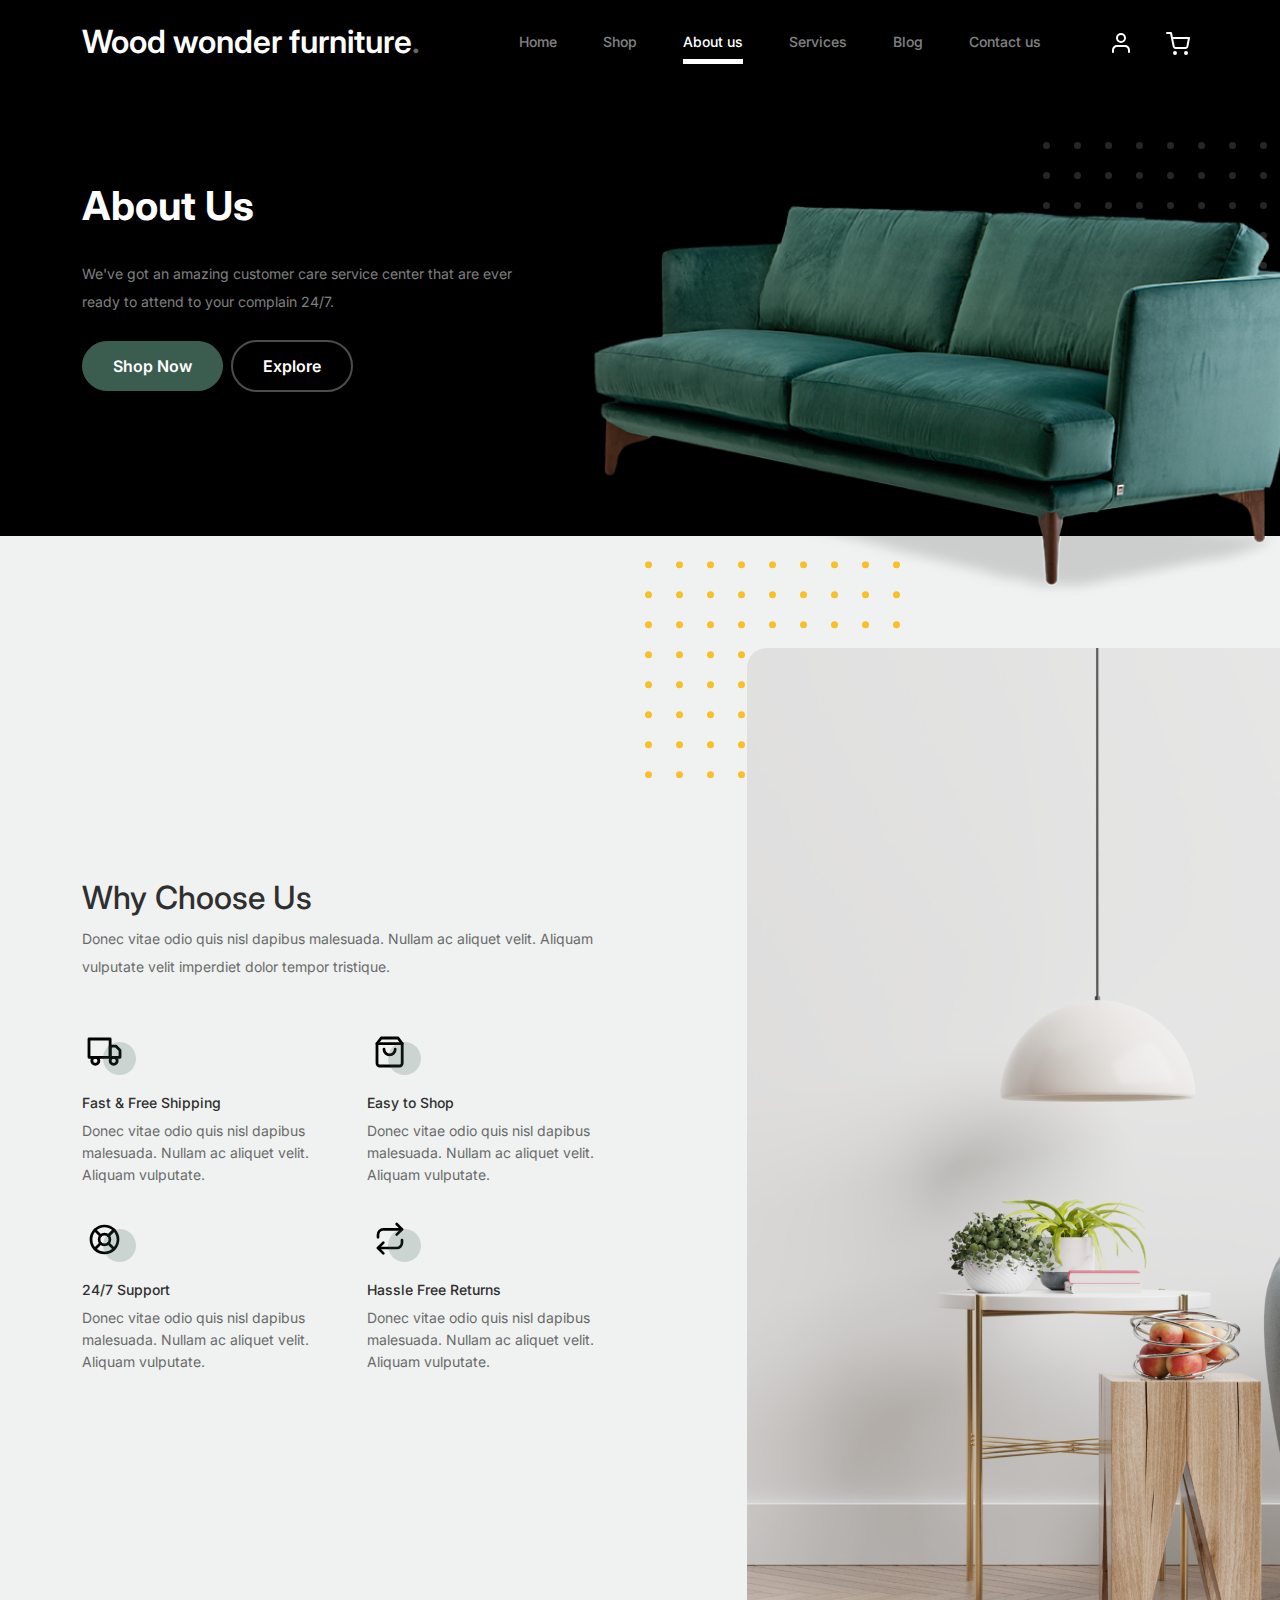
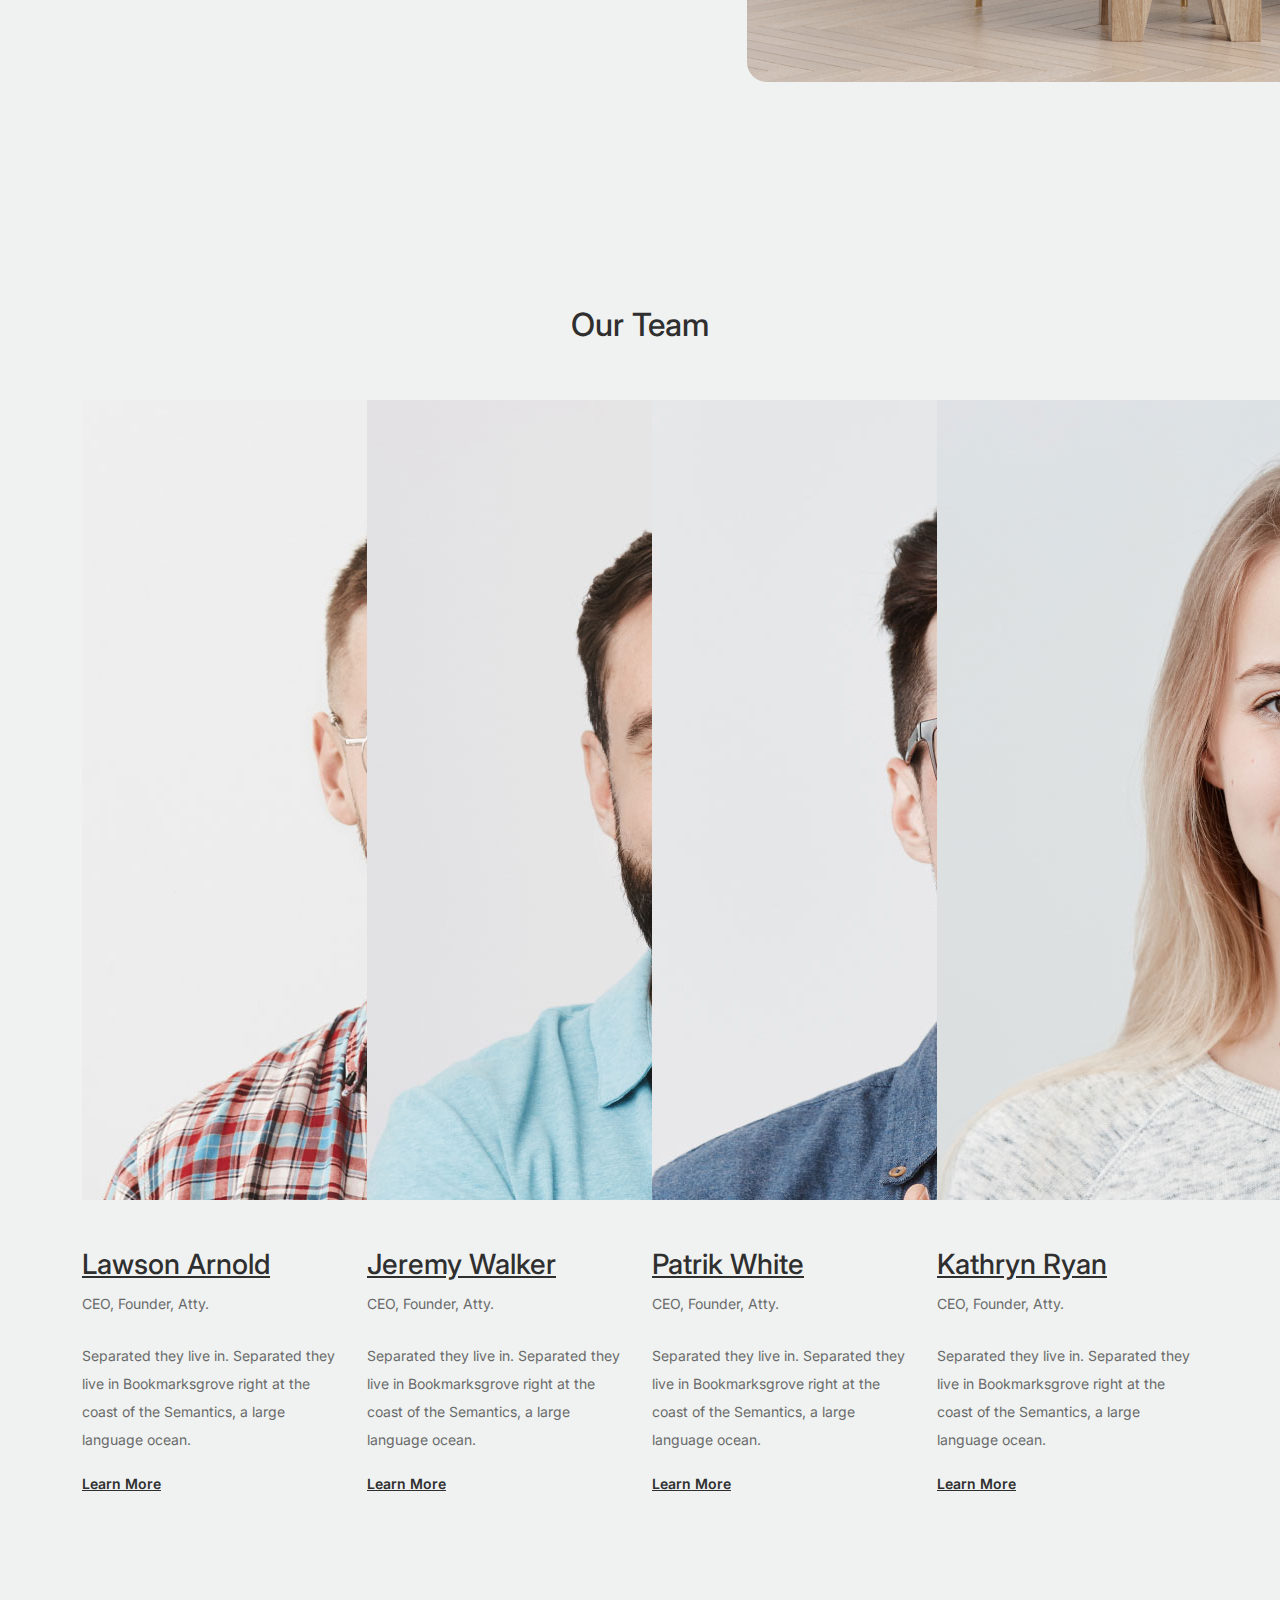
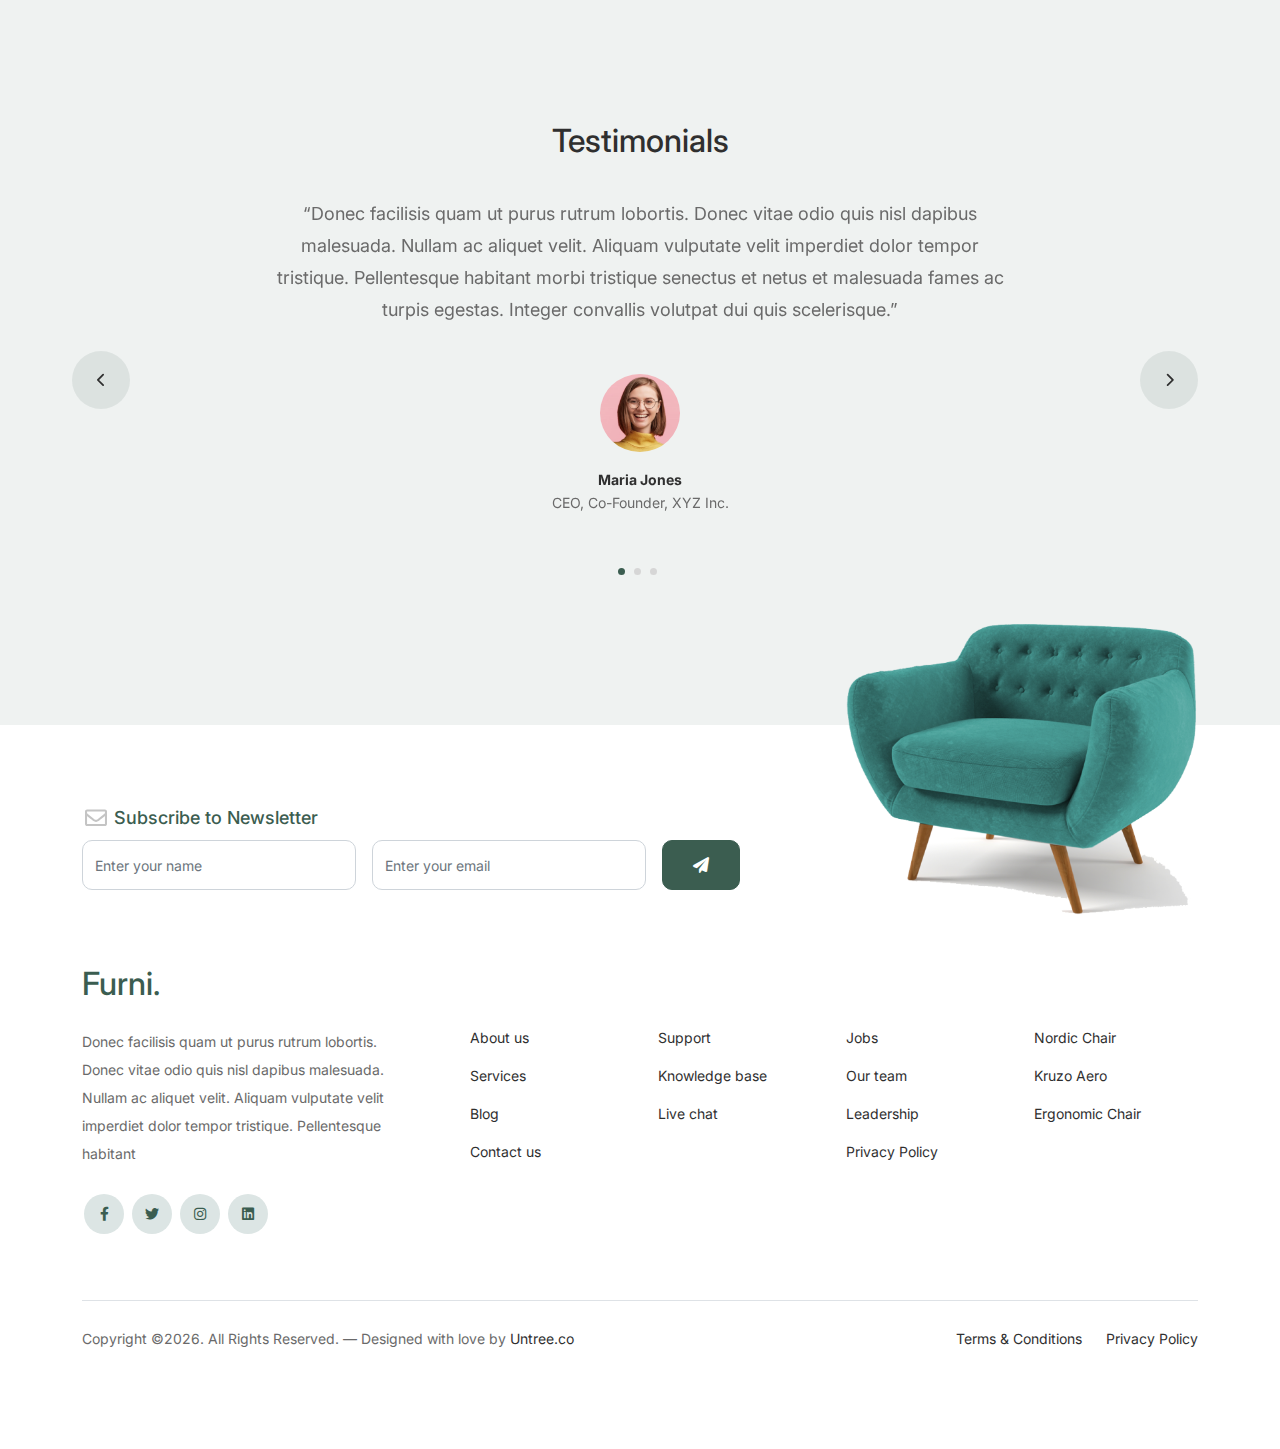
<file: about.html>
<!doctype html>
<html lang="en">
<head>
  <meta charset="utf-8">
  <meta name="viewport" content="width=device-width, initial-scale=1, shrink-to-fit=no">
  <meta name="author" content="Untree.co">
  <link rel="shortcut icon" href="favicon.png">

  <meta name="description" content="" />
  <meta name="keywords" content="bootstrap, bootstrap4" />

		<!-- Bootstrap CSS -->
		<link href="css/bootstrap.min.css" rel="stylesheet">
		<link href="https://cdnjs.cloudflare.com/ajax/libs/font-awesome/6.0.0-beta3/css/all.min.css" rel="stylesheet">
		<link href="css/tiny-slider.css" rel="stylesheet">
		<link href="css/style.css" rel="stylesheet">
		<title>Wood wonders furnitures </title>
	</head>

	<body>

		<!-- Start Header/Navigation -->
		<nav class="custom-navbar navbar navbar navbar-expand-md navbar-dark bg-dark" arial-label="Furni navigation bar">

			<div class="container">
				<a class="navbar-brand" href="index.html">Wood wonder furniture<span>.</span></a>

				<button class="navbar-toggler" type="button" data-bs-toggle="collapse" data-bs-target="#navbarsFurni" aria-controls="navbarsFurni" aria-expanded="false" aria-label="Toggle navigation">
					<span class="navbar-toggler-icon"></span>
				</button>

				<div class="collapse navbar-collapse" id="navbarsFurni">
					<ul class="custom-navbar-nav navbar-nav ms-auto mb-2 mb-md-0">
						<li class="nav-item ">
							<a class="nav-link" href="index.html">Home</a>
						</li>
						<li><a class="nav-link" href="shop.html">Shop</a></li>
						<li class="active"><a class="nav-link" href="about.html">About us</a></li>
						<li><a class="nav-link" href="services.html">Services</a></li>
						<li><a class="nav-link" href="blog.html">Blog</a></li>
						<li><a class="nav-link" href="contact.html">Contact us</a></li>
					</ul>

					<ul class="custom-navbar-cta navbar-nav mb-2 mb-md-0 ms-5">
						<li><a class="nav-link" href="#"><img src="images/user.svg"></a></li>
						<li><a class="nav-link" href="cart.html"><img src="images/cart.svg"></a></li>
					</ul>
				</div>
			</div>
				
		</nav>
		<!-- End Header/Navigation -->

		<!-- Start Hero Section -->
			<div class="hero">
				<div class="container">
					<div class="row justify-content-between">
						<div class="col-lg-5">
							<div class="intro-excerpt">
								<h1>About Us</h1>
								<p class="mb-4">We've got an amazing customer care service center that are ever ready to attend to your complain 24/7.</p>
								<p><a href="" class="btn btn-primary me-2">Shop Now</a><a href="#" class="btn btn-white-outline">Explore</a></p>
							</div>
						</div>
						<div class="col-lg-7">
							<div class="hero-img-wrap">
								<img src="images/couch.png" class="img-fluid">
							</div>
						</div>
					</div>
				</div>
			</div>
		<!-- End Hero Section -->

		

		<!-- Start Why Choose Us Section -->
		<div class="why-choose-section">
			<div class="container">
				<div class="row justify-content-between align-items-center">
					<div class="col-lg-6">
						<h2 class="section-title">Why Choose Us</h2>
						<p>Donec vitae odio quis nisl dapibus malesuada. Nullam ac aliquet velit. Aliquam vulputate velit imperdiet dolor tempor tristique.</p>

						<div class="row my-5">
							<div class="col-6 col-md-6">
								<div class="feature">
									<div class="icon">
										<img src="images/truck.svg" alt="Image" class="imf-fluid">
									</div>
									<h3>Fast &amp; Free Shipping</h3>
									<p>Donec vitae odio quis nisl dapibus malesuada. Nullam ac aliquet velit. Aliquam vulputate.</p>
								</div>
							</div>

							<div class="col-6 col-md-6">
								<div class="feature">
									<div class="icon">
										<img src="images/bag.svg" alt="Image" class="imf-fluid">
									</div>
									<h3>Easy to Shop</h3>
									<p>Donec vitae odio quis nisl dapibus malesuada. Nullam ac aliquet velit. Aliquam vulputate.</p>
								</div>
							</div>

							<div class="col-6 col-md-6">
								<div class="feature">
									<div class="icon">
										<img src="images/support.svg" alt="Image" class="imf-fluid">
									</div>
									<h3>24/7 Support</h3>
									<p>Donec vitae odio quis nisl dapibus malesuada. Nullam ac aliquet velit. Aliquam vulputate.</p>
								</div>
							</div>

							<div class="col-6 col-md-6">
								<div class="feature">
									<div class="icon">
										<img src="images/return.svg" alt="Image" class="imf-fluid">
									</div>
									<h3>Hassle Free Returns</h3>
									<p>Donec vitae odio quis nisl dapibus malesuada. Nullam ac aliquet velit. Aliquam vulputate.</p>
								</div>
							</div>

						</div>
					</div>

					<div class="col-lg-5">
						<div class="img-wrap">
							<img src="images/why-choose-us-img.jpg" alt="Image" class="img-fluid">
						</div>
					</div>

				</div>
			</div>
		</div>
		<!-- End Why Choose Us Section -->

		<!-- Start Team Section -->
		<div class="untree_co-section">
			<div class="container">

				<div class="row mb-5">
					<div class="col-lg-5 mx-auto text-center">
						<h2 class="section-title">Our Team</h2>
					</div>
				</div>

				<div class="row">

					<!-- Start Column 1 -->
					<div class="col-12 col-md-6 col-lg-3 mb-5 mb-md-0">
						<img src="images/person_1.jpg" class="img-fluid mb-5">
						<h3 clas><a href="#"><span class="">Lawson</span> Arnold</a></h3>
            <span class="d-block position mb-4">CEO, Founder, Atty.</span>
            <p>Separated they live in.
            Separated they live in Bookmarksgrove right at the coast of the Semantics, a large language ocean.</p>
            <p class="mb-0"><a href="#" class="more dark">Learn More <span class="icon-arrow_forward"></span></a></p>
					</div> 
					<!-- End Column 1 -->

					<!-- Start Column 2 -->
					<div class="col-12 col-md-6 col-lg-3 mb-5 mb-md-0">
						<img src="images/person_2.jpg" class="img-fluid mb-5">

						<h3 clas><a href="#"><span class="">Jeremy</span> Walker</a></h3>
            <span class="d-block position mb-4">CEO, Founder, Atty.</span>
            <p>Separated they live in.
            Separated they live in Bookmarksgrove right at the coast of the Semantics, a large language ocean.</p>
            <p class="mb-0"><a href="#" class="more dark">Learn More <span class="icon-arrow_forward"></span></a></p>

					</div> 
					<!-- End Column 2 -->

					<!-- Start Column 3 -->
					<div class="col-12 col-md-6 col-lg-3 mb-5 mb-md-0">
						<img src="images/person_3.jpg" class="img-fluid mb-5">
						<h3 clas><a href="#"><span class="">Patrik</span> White</a></h3>
            <span class="d-block position mb-4">CEO, Founder, Atty.</span>
            <p>Separated they live in.
            Separated they live in Bookmarksgrove right at the coast of the Semantics, a large language ocean.</p>
            <p class="mb-0"><a href="#" class="more dark">Learn More <span class="icon-arrow_forward"></span></a></p>
					</div> 
					<!-- End Column 3 -->

					<!-- Start Column 4 -->
					<div class="col-12 col-md-6 col-lg-3 mb-5 mb-md-0">
						<img src="images/person_4.jpg" class="img-fluid mb-5">

						<h3 clas><a href="#"><span class="">Kathryn</span> Ryan</a></h3>
            <span class="d-block position mb-4">CEO, Founder, Atty.</span>
            <p>Separated they live in.
            Separated they live in Bookmarksgrove right at the coast of the Semantics, a large language ocean.</p>
            <p class="mb-0"><a href="#" class="more dark">Learn More <span class="icon-arrow_forward"></span></a></p>

          
					</div> 
					<!-- End Column 4 -->

					

				</div>
			</div>
		</div>
		<!-- End Team Section -->

		

		<!-- Start Testimonial Slider -->
		<div class="testimonial-section before-footer-section">
			<div class="container">
				<div class="row">
					<div class="col-lg-7 mx-auto text-center">
						<h2 class="section-title">Testimonials</h2>
					</div>
				</div>

				<div class="row justify-content-center">
					<div class="col-lg-12">
						<div class="testimonial-slider-wrap text-center">

							<div id="testimonial-nav">
								<span class="prev" data-controls="prev"><span class="fa fa-chevron-left"></span></span>
								<span class="next" data-controls="next"><span class="fa fa-chevron-right"></span></span>
							</div>

							<div class="testimonial-slider">
								
								<div class="item">
									<div class="row justify-content-center">
										<div class="col-lg-8 mx-auto">

											<div class="testimonial-block text-center">
												<blockquote class="mb-5">
													<p>&ldquo;Donec facilisis quam ut purus rutrum lobortis. Donec vitae odio quis nisl dapibus malesuada. Nullam ac aliquet velit. Aliquam vulputate velit imperdiet dolor tempor tristique. Pellentesque habitant morbi tristique senectus et netus et malesuada fames ac turpis egestas. Integer convallis volutpat dui quis scelerisque.&rdquo;</p>
												</blockquote>

												<div class="author-info">
													<div class="author-pic">
														<img src="images/person-1.png" alt="Maria Jones" class="img-fluid">
													</div>
													<h3 class="font-weight-bold">Maria Jones</h3>
													<span class="position d-block mb-3">CEO, Co-Founder, XYZ Inc.</span>
												</div>
											</div>

										</div>
									</div>
								</div> 
								<!-- END item -->

								<div class="item">
									<div class="row justify-content-center">
										<div class="col-lg-8 mx-auto">

											<div class="testimonial-block text-center">
												<blockquote class="mb-5">
													<p>&ldquo;Donec facilisis quam ut purus rutrum lobortis. Donec vitae odio quis nisl dapibus malesuada. Nullam ac aliquet velit. Aliquam vulputate velit imperdiet dolor tempor tristique. Pellentesque habitant morbi tristique senectus et netus et malesuada fames ac turpis egestas. Integer convallis volutpat dui quis scelerisque.&rdquo;</p>
												</blockquote>

												<div class="author-info">
													<div class="author-pic">
														<img src="images/person-1.png" alt="Maria Jones" class="img-fluid">
													</div>
													<h3 class="font-weight-bold">Maria Jones</h3>
													<span class="position d-block mb-3">CEO, Co-Founder, XYZ Inc.</span>
												</div>
											</div>

										</div>
									</div>
								</div> 
								<!-- END item -->

								<div class="item">
									<div class="row justify-content-center">
										<div class="col-lg-8 mx-auto">

											<div class="testimonial-block text-center">
												<blockquote class="mb-5">
													<p>&ldquo;Donec facilisis quam ut purus rutrum lobortis. Donec vitae odio quis nisl dapibus malesuada. Nullam ac aliquet velit. Aliquam vulputate velit imperdiet dolor tempor tristique. Pellentesque habitant morbi tristique senectus et netus et malesuada fames ac turpis egestas. Integer convallis volutpat dui quis scelerisque.&rdquo;</p>
												</blockquote>

												<div class="author-info">
													<div class="author-pic">
														<img src="images/person-1.png" alt="Maria Jones" class="img-fluid">
													</div>
													<h3 class="font-weight-bold">Maria Jones</h3>
													<span class="position d-block mb-3">CEO, Co-Founder, XYZ Inc.</span>
												</div>
											</div>

										</div>
									</div>
								</div> 
								<!-- END item -->

							</div>

						</div>
					</div>
				</div>
			</div>
		</div>
		<!-- End Testimonial Slider -->

		

		<!-- Start Footer Section -->
		<footer class="footer-section">
			<div class="container relative">

				<div class="sofa-img">
					<img src="images/sofa.png" alt="Image" class="img-fluid">
				</div>

				<div class="row">
					<div class="col-lg-8">
						<div class="subscription-form">
							<h3 class="d-flex align-items-center"><span class="me-1"><img src="images/envelope-outline.svg" alt="Image" class="img-fluid"></span><span>Subscribe to Newsletter</span></h3>

							<form action="#" class="row g-3">
								<div class="col-auto">
									<input type="text" class="form-control" placeholder="Enter your name">
								</div>
								<div class="col-auto">
									<input type="email" class="form-control" placeholder="Enter your email">
								</div>
								<div class="col-auto">
									<button class="btn btn-primary">
										<span class="fa fa-paper-plane"></span>
									</button>
								</div>
							</form>

						</div>
					</div>
				</div>

				<div class="row g-5 mb-5">
					<div class="col-lg-4">
						<div class="mb-4 footer-logo-wrap"><a href="#" class="footer-logo">Furni<span>.</span></a></div>
						<p class="mb-4">Donec facilisis quam ut purus rutrum lobortis. Donec vitae odio quis nisl dapibus malesuada. Nullam ac aliquet velit. Aliquam vulputate velit imperdiet dolor tempor tristique. Pellentesque habitant</p>

						<ul class="list-unstyled custom-social">
							<li><a href="#"><span class="fa fa-brands fa-facebook-f"></span></a></li>
							<li><a href="#"><span class="fa fa-brands fa-twitter"></span></a></li>
							<li><a href="#"><span class="fa fa-brands fa-instagram"></span></a></li>
							<li><a href="#"><span class="fa fa-brands fa-linkedin"></span></a></li>
						</ul>
					</div>

					<div class="col-lg-8">
						<div class="row links-wrap">
							<div class="col-6 col-sm-6 col-md-3">
								<ul class="list-unstyled">
									<li><a href="#">About us</a></li>
									<li><a href="#">Services</a></li>
									<li><a href="#">Blog</a></li>
									<li><a href="#">Contact us</a></li>
								</ul>
							</div>

							<div class="col-6 col-sm-6 col-md-3">
								<ul class="list-unstyled">
									<li><a href="#">Support</a></li>
									<li><a href="#">Knowledge base</a></li>
									<li><a href="#">Live chat</a></li>
								</ul>
							</div>

							<div class="col-6 col-sm-6 col-md-3">
								<ul class="list-unstyled">
									<li><a href="#">Jobs</a></li>
									<li><a href="#">Our team</a></li>
									<li><a href="#">Leadership</a></li>
									<li><a href="#">Privacy Policy</a></li>
								</ul>
							</div>

							<div class="col-6 col-sm-6 col-md-3">
								<ul class="list-unstyled">
									<li><a href="#">Nordic Chair</a></li>
									<li><a href="#">Kruzo Aero</a></li>
									<li><a href="#">Ergonomic Chair</a></li>
								</ul>
							</div>
						</div>
					</div>

				</div>

				<div class="border-top copyright">
					<div class="row pt-4">
						<div class="col-lg-6">
							<p class="mb-2 text-center text-lg-start">Copyright &copy;<script>document.write(new Date().getFullYear());</script>. All Rights Reserved. &mdash; Designed with love by <a href="https://untree.co">Untree.co</a> <!-- License information: https://untree.co/license/ -->
            </p>
						</div>

						<div class="col-lg-6 text-center text-lg-end">
							<ul class="list-unstyled d-inline-flex ms-auto">
								<li class="me-4"><a href="#">Terms &amp; Conditions</a></li>
								<li><a href="#">Privacy Policy</a></li>
							</ul>
						</div>

					</div>
				</div>

			</div>
		</footer>
		<!-- End Footer Section -->	


		<script src="js/bootstrap.bundle.min.js"></script>
		<script src="js/tiny-slider.js"></script>
		<script src="js/custom.js"></script>
	</body>

</html>
</file>
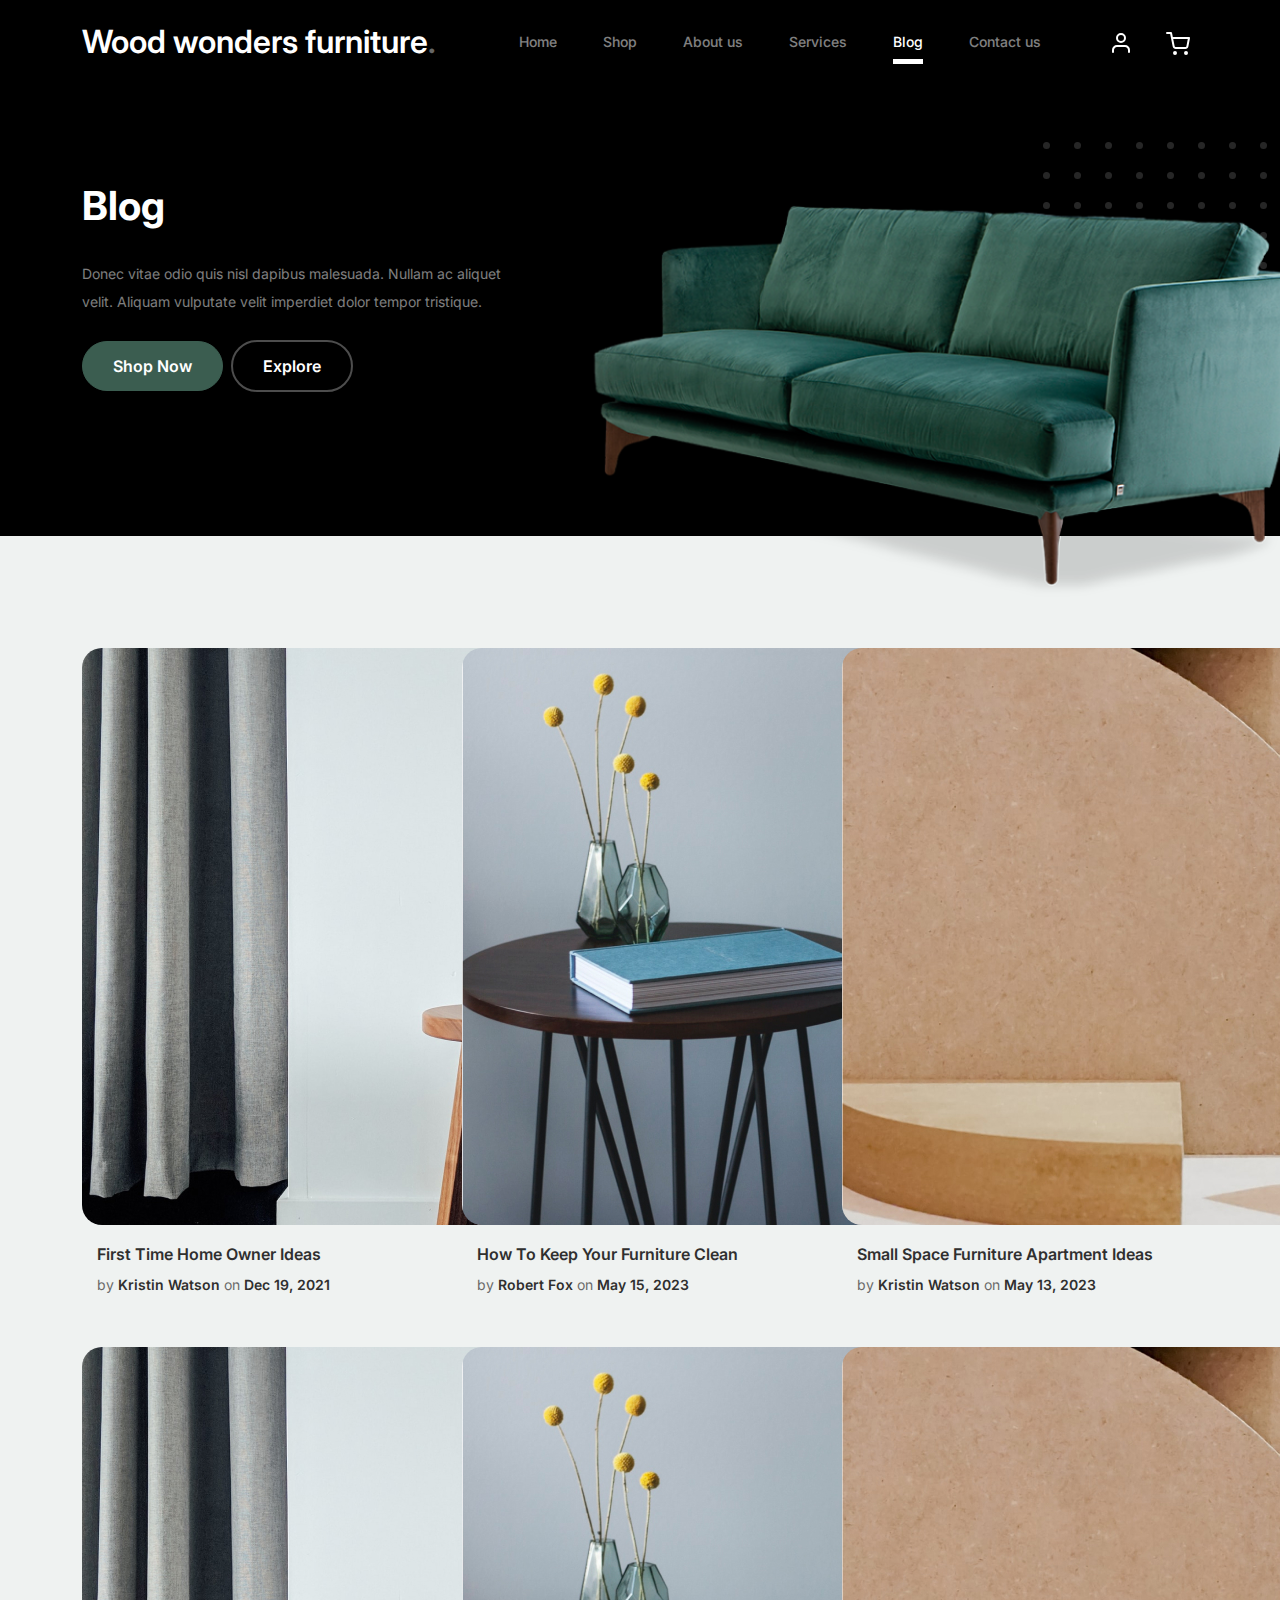
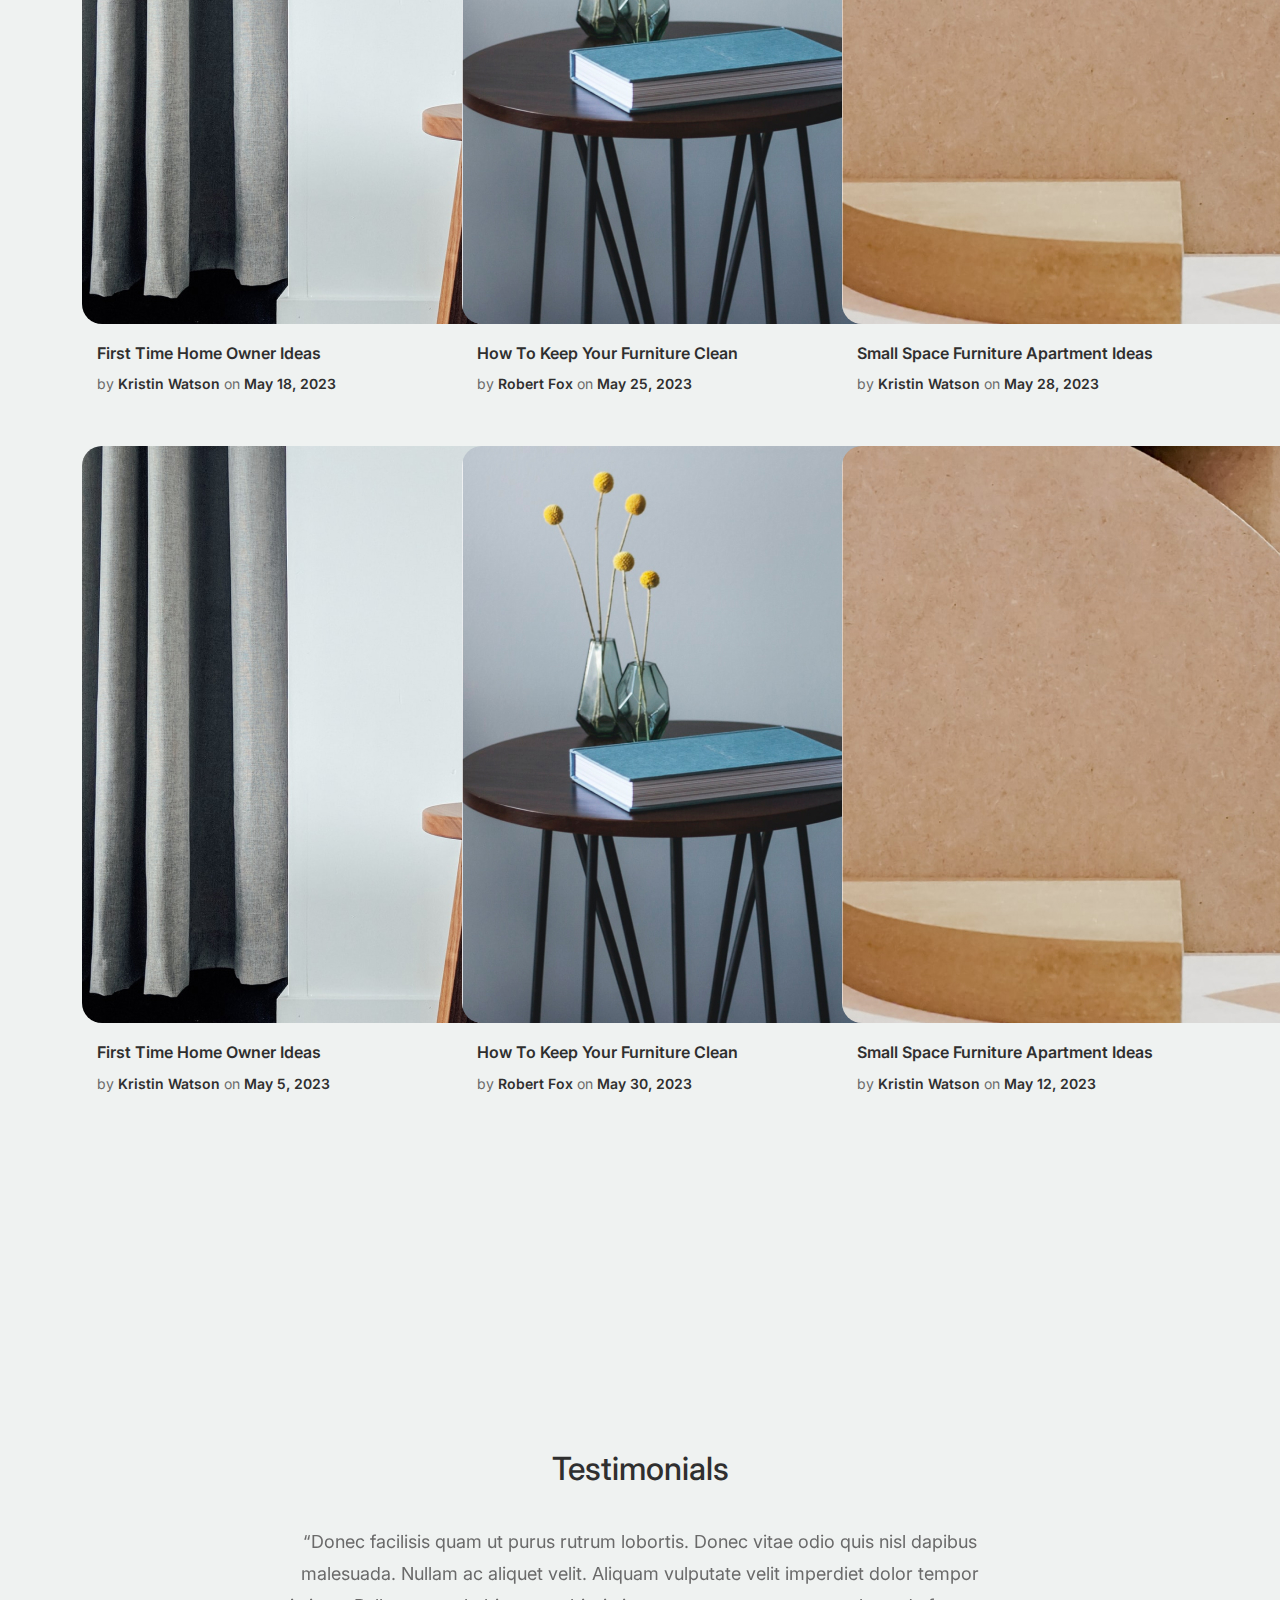
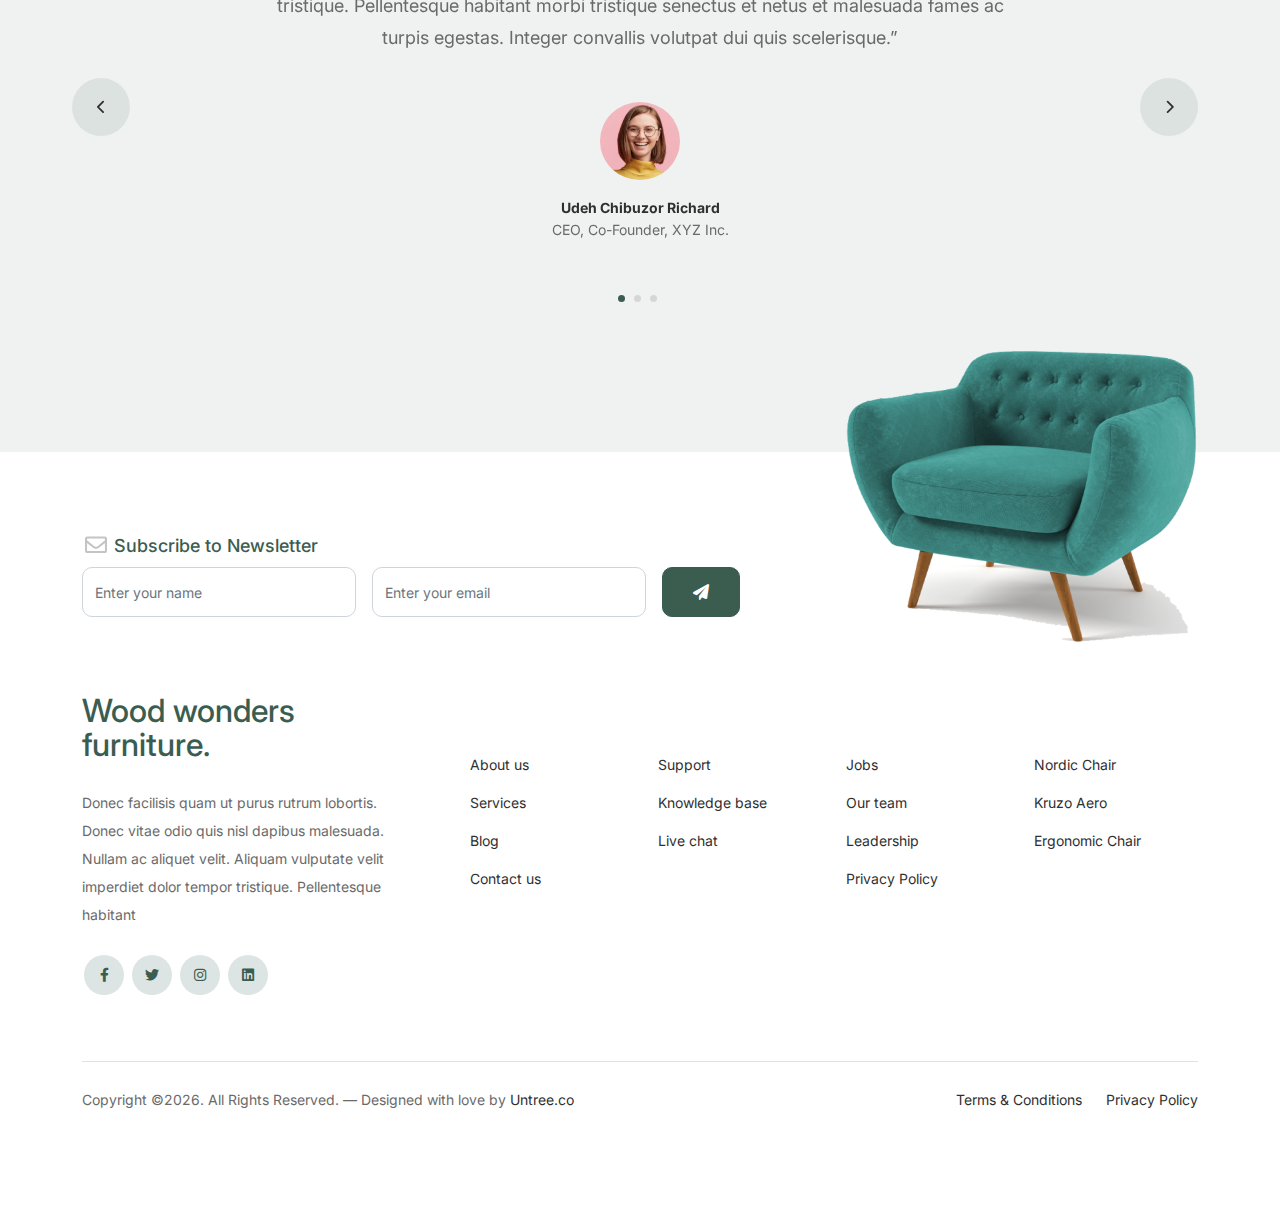
<file: blog.html>
<!doctype html>
<html lang="en">
<head>
  <meta charset="utf-8">
  <meta name="viewport" content="width=device-width, initial-scale=1, shrink-to-fit=no">
  <meta name="author" content="Untree.co">
  <link rel="shortcut icon" href="favicon.png">

  <meta name="description" content="" />
  <meta name="keywords" content="bootstrap, bootstrap4" />

		<!-- Bootstrap CSS -->
		<link href="css/bootstrap.min.css" rel="stylesheet">
		<link href="https://cdnjs.cloudflare.com/ajax/libs/font-awesome/6.0.0-beta3/css/all.min.css" rel="stylesheet">
		<link href="css/tiny-slider.css" rel="stylesheet">
		<link href="css/style.css" rel="stylesheet">
		<title>Wood wonders furniture</title>
	</head>

	<body>

		<!-- Start Header/Navigation -->
		<nav class="custom-navbar navbar navbar navbar-expand-md navbar-dark bg-dark" arial-label="Furni navigation bar">

			<div class="container">
				<a class="navbar-brand" href="index.html">Wood wonders furniture<span>.</span></a>

				<button class="navbar-toggler" type="button" data-bs-toggle="collapse" data-bs-target="#navbarsFurni" aria-controls="navbarsFurni" aria-expanded="false" aria-label="Toggle navigation">
					<span class="navbar-toggler-icon"></span>
				</button>

				<div class="collapse navbar-collapse" id="navbarsFurni">
					<ul class="custom-navbar-nav navbar-nav ms-auto mb-2 mb-md-0">
						<li class="nav-item">
							<a class="nav-link" href="index.html">Home</a>
						</li>
						<li><a class="nav-link" href="shop.html">Shop</a></li>
						<li><a class="nav-link" href="about.html">About us</a></li>
						<li><a class="nav-link" href="services.html">Services</a></li>
						<li class="active"><a class="nav-link" href="blog.html">Blog</a></li>
						<li><a class="nav-link" href="contact.html">Contact us</a></li>
					</ul>

					<ul class="custom-navbar-cta navbar-nav mb-2 mb-md-0 ms-5">
						<li><a class="nav-link" href="#"><img src="images/user.svg"></a></li>
						<li><a class="nav-link" href="cart.html"><img src="images/cart.svg"></a></li>
					</ul>
				</div>
			</div>
				
		</nav>
		<!-- End Header/Navigation -->

		<!-- Start Hero Section -->
			<div class="hero">
				<div class="container">
					<div class="row justify-content-between">
						<div class="col-lg-5">
							<div class="intro-excerpt">
								<h1>Blog</h1>
								<p class="mb-4">Donec vitae odio quis nisl dapibus malesuada. Nullam ac aliquet velit. Aliquam vulputate velit imperdiet dolor tempor tristique.</p>
								<p><a href="" class="btn btn-primary me-2">Shop Now</a><a href="#" class="btn btn-white-outline">Explore</a></p>
							</div>
						</div>
						<div class="col-lg-7">
							<div class="hero-img-wrap">
								<img src="images/couch.png" class="img-fluid">
							</div>
						</div>
					</div>
				</div>
			</div>
		<!-- End Hero Section -->

		

		<!-- Start Blog Section -->
		<div class="blog-section">
			<div class="container">
				
				<div class="row">

					<div class="col-12 col-sm-6 col-md-4 mb-5">
						<div class="post-entry">
							<a href="#" class="post-thumbnail"><img src="images/post-1.jpg" alt="Image" class="img-fluid"></a>
							<div class="post-content-entry">
								<h3><a href="#">First Time Home Owner Ideas</a></h3>
								<div class="meta">
									<span>by <a href="#">Kristin Watson</a></span> <span>on <a href="#">Dec 19, 2021</a></span>
								</div>
							</div>
						</div>
					</div>

					<div class="col-12 col-sm-6 col-md-4 mb-5">
						<div class="post-entry">
							<a href="#" class="post-thumbnail"><img src="images/post-2.jpg" alt="Image" class="img-fluid"></a>
							<div class="post-content-entry">
								<h3><a href="#">How To Keep Your Furniture Clean</a></h3>
								<div class="meta">
									<span>by <a href="#">Robert Fox</a></span> <span>on <a href="#">May 15, 2023</a></span>
								</div>
							</div>
						</div>
					</div>

					<div class="col-12 col-sm-6 col-md-4 mb-5">
						<div class="post-entry">
							<a href="#" class="post-thumbnail"><img src="images/post-3.jpg" alt="Image" class="img-fluid"></a>
							<div class="post-content-entry">
								<h3><a href="#">Small Space Furniture Apartment Ideas</a></h3>
								<div class="meta">
									<span>by <a href="#">Kristin Watson</a></span> <span>on <a href="#">May 13, 2023</a></span>
								</div>
							</div>
						</div>
					</div>

					<div class="col-12 col-sm-6 col-md-4 mb-5">
						<div class="post-entry">
							<a href="#" class="post-thumbnail"><img src="images/post-1.jpg" alt="Image" class="img-fluid"></a>
							<div class="post-content-entry">
								<h3><a href="#">First Time Home Owner Ideas</a></h3>
								<div class="meta">
									<span>by <a href="#">Kristin Watson</a></span> <span>on <a href="#">May 18, 2023</a></span>
								</div>
							</div>
						</div>
					</div>

					<div class="col-12 col-sm-6 col-md-4 mb-5">
						<div class="post-entry">
							<a href="#" class="post-thumbnail"><img src="images/post-2.jpg" alt="Image" class="img-fluid"></a>
							<div class="post-content-entry">
								<h3><a href="#">How To Keep Your Furniture Clean</a></h3>
								<div class="meta">
									<span>by <a href="#">Robert Fox</a></span> <span>on <a href="#">May 25, 2023</a></span>
								</div>
							</div>
						</div>
					</div>

					<div class="col-12 col-sm-6 col-md-4 mb-5">
						<div class="post-entry">
							<a href="#" class="post-thumbnail"><img src="images/post-3.jpg" alt="Image" class="img-fluid"></a>
							<div class="post-content-entry">
								<h3><a href="#">Small Space Furniture Apartment Ideas</a></h3>
								<div class="meta">
									<span>by <a href="#">Kristin Watson</a></span> <span>on <a href="#">May 28, 2023</a></span>
								</div>
							</div>
						</div>
					</div>

					<div class="col-12 col-sm-6 col-md-4 mb-5">
						<div class="post-entry">
							<a href="#" class="post-thumbnail"><img src="images/post-1.jpg" alt="Image" class="img-fluid"></a>
							<div class="post-content-entry">
								<h3><a href="#">First Time Home Owner Ideas</a></h3>
								<div class="meta">
									<span>by <a href="#">Kristin Watson</a></span> <span>on <a href="#">May 5, 2023</a></span>
								</div>
							</div>
						</div>
					</div>

					<div class="col-12 col-sm-6 col-md-4 mb-5">
						<div class="post-entry">
							<a href="#" class="post-thumbnail"><img src="images/post-2.jpg" alt="Image" class="img-fluid"></a>
							<div class="post-content-entry">
								<h3><a href="#">How To Keep Your Furniture Clean</a></h3>
								<div class="meta">
									<span>by <a href="#">Robert Fox</a></span> <span>on <a href="#">May 30, 2023</a></span>
								</div>
							</div>
						</div>
					</div>

					<div class="col-12 col-sm-6 col-md-4 mb-5">
						<div class="post-entry">
							<a href="#" class="post-thumbnail"><img src="images/post-3.jpg" alt="Image" class="img-fluid"></a>
							<div class="post-content-entry">
								<h3><a href="#">Small Space Furniture Apartment Ideas</a></h3>
								<div class="meta">
									<span>by <a href="#">Kristin Watson</a></span> <span>on <a href="#">May 12, 2023</a></span>
								</div>
							</div>
						</div>
					</div>

				</div>
			</div>
		</div>
		<!-- End Blog Section -->	

		

		<!-- Start Testimonial Slider -->
		<div class="testimonial-section before-footer-section">
			<div class="container">
				<div class="row">
					<div class="col-lg-7 mx-auto text-center">
						<h2 class="section-title">Testimonials</h2>
					</div>
				</div>

				<div class="row justify-content-center">
					<div class="col-lg-12">
						<div class="testimonial-slider-wrap text-center">

							<div id="testimonial-nav">
								<span class="prev" data-controls="prev"><span class="fa fa-chevron-left"></span></span>
								<span class="next" data-controls="next"><span class="fa fa-chevron-right"></span></span>
							</div>

							<div class="testimonial-slider">
								
								<div class="item">
									<div class="row justify-content-center">
										<div class="col-lg-8 mx-auto">

											<div class="testimonial-block text-center">
												<blockquote class="mb-5">
													<p>&ldquo;Donec facilisis quam ut purus rutrum lobortis. Donec vitae odio quis nisl dapibus malesuada. Nullam ac aliquet velit. Aliquam vulputate velit imperdiet dolor tempor tristique. Pellentesque habitant morbi tristique senectus et netus et malesuada fames ac turpis egestas. Integer convallis volutpat dui quis scelerisque.&rdquo;</p>
												</blockquote>

												<div class="author-info">
													<div class="author-pic">
														<img src="images/person-1.png" alt="Maria Jones" class="img-fluid">
													</div>
													<h3 class="font-weight-bold">Udeh Chibuzor Richard</h3>
													<span class="position d-block mb-3">CEO, Co-Founder, XYZ Inc.</span>
												</div>
											</div>

										</div>
									</div>
								</div> 
								<!-- END item -->

								<div class="item">
									<div class="row justify-content-center">
										<div class="col-lg-8 mx-auto">

											<div class="testimonial-block text-center">
												<blockquote class="mb-5">
													<p>&ldquo;Donec facilisis quam ut purus rutrum lobortis. Donec vitae odio quis nisl dapibus malesuada. Nullam ac aliquet velit. Aliquam vulputate velit imperdiet dolor tempor tristique. Pellentesque habitant morbi tristique senectus et netus et malesuada fames ac turpis egestas. Integer convallis volutpat dui quis scelerisque.&rdquo;</p>
												</blockquote>

												<div class="author-info">
													<div class="author-pic">
														<img src="images/person-1.png" alt="Maria Jones" class="img-fluid">
													</div>
													<h3 class="font-weight-bold">Udeh Chibuzor Richard</h3>
													<span class="position d-block mb-3">CEO, Co-Founder, XYZ Inc.</span>
												</div>
											</div>

										</div>
									</div>
								</div> 
								<!-- END item -->

								<div class="item">
									<div class="row justify-content-center">
										<div class="col-lg-8 mx-auto">

											<div class="testimonial-block text-center">
												<blockquote class="mb-5">
													<p>&ldquo;Donec facilisis quam ut purus rutrum lobortis. Donec vitae odio quis nisl dapibus malesuada. Nullam ac aliquet velit. Aliquam vulputate velit imperdiet dolor tempor tristique. Pellentesque habitant morbi tristique senectus et netus et malesuada fames ac turpis egestas. Integer convallis volutpat dui quis scelerisque.&rdquo;</p>
												</blockquote>

												<div class="author-info">
													<div class="author-pic">
														<img src="images/person-1.png" alt="Maria Jones" class="img-fluid">
													</div>
													<h3 class="font-weight-bold">Udeh Chibuzor Richard</h3>
													<span class="position d-block mb-3">CEO, Co-Founder, XYZ Inc.</span>
												</div>
											</div>

										</div>
									</div>
								</div> 
								<!-- END item -->

							</div>

						</div>
					</div>
				</div>
			</div>
		</div>
		<!-- End Testimonial Slider -->

		

		<!-- Start Footer Section -->
		<footer class="footer-section">
			<div class="container relative">

				<div class="sofa-img">
					<img src="images/sofa.png" alt="Image" class="img-fluid">
				</div>

				<div class="row">
					<div class="col-lg-8">
						<div class="subscription-form">
							<h3 class="d-flex align-items-center"><span class="me-1"><img src="images/envelope-outline.svg" alt="Image" class="img-fluid"></span><span>Subscribe to Newsletter</span></h3>

							<form action="#" class="row g-3">
								<div class="col-auto">
									<input type="text" class="form-control" placeholder="Enter your name">
								</div>
								<div class="col-auto">
									<input type="email" class="form-control" placeholder="Enter your email">
								</div>
								<div class="col-auto">
									<button class="btn btn-primary">
										<span class="fa fa-paper-plane"></span>
									</button>
								</div>
							</form>

						</div>
					</div>
				</div>

				<div class="row g-5 mb-5">
					<div class="col-lg-4">
						<div class="mb-4 footer-logo-wrap"><a href="#" class="footer-logo">Wood wonders furniture<span>.</span></a></div>
						<p class="mb-4">Donec facilisis quam ut purus rutrum lobortis. Donec vitae odio quis nisl dapibus malesuada. Nullam ac aliquet velit. Aliquam vulputate velit imperdiet dolor tempor tristique. Pellentesque habitant</p>

						<ul class="list-unstyled custom-social">
							<li><a href="#"><span class="fa fa-brands fa-facebook-f"></span></a></li>
							<li><a href="#"><span class="fa fa-brands fa-twitter"></span></a></li>
							<li><a href="#"><span class="fa fa-brands fa-instagram"></span></a></li>
							<li><a href="#"><span class="fa fa-brands fa-linkedin"></span></a></li>
						</ul>
					</div>

					<div class="col-lg-8">
						<div class="row links-wrap">
							<div class="col-6 col-sm-6 col-md-3">
								<ul class="list-unstyled">
									<li><a href="#">About us</a></li>
									<li><a href="#">Services</a></li>
									<li><a href="#">Blog</a></li>
									<li><a href="#">Contact us</a></li>
								</ul>
							</div>

							<div class="col-6 col-sm-6 col-md-3">
								<ul class="list-unstyled">
									<li><a href="#">Support</a></li>
									<li><a href="#">Knowledge base</a></li>
									<li><a href="#">Live chat</a></li>
								</ul>
							</div>

							<div class="col-6 col-sm-6 col-md-3">
								<ul class="list-unstyled">
									<li><a href="#">Jobs</a></li>
									<li><a href="#">Our team</a></li>
									<li><a href="#">Leadership</a></li>
									<li><a href="#">Privacy Policy</a></li>
								</ul>
							</div>

							<div class="col-6 col-sm-6 col-md-3">
								<ul class="list-unstyled">
									<li><a href="#">Nordic Chair</a></li>
									<li><a href="#">Kruzo Aero</a></li>
									<li><a href="#">Ergonomic Chair</a></li>
								</ul>
							</div>
						</div>
					</div>

				</div>

				<div class="border-top copyright">
					<div class="row pt-4">
						<div class="col-lg-6">
							<p class="mb-2 text-center text-lg-start">Copyright &copy;<script>document.write(new Date().getFullYear());</script>. All Rights Reserved. &mdash; Designed with love by <a href="#">Untree.co</a> 
            </p>
						</div>

						<div class="col-lg-6 text-center text-lg-end">
							<ul class="list-unstyled d-inline-flex ms-auto">
								<li class="me-4"><a href="#">Terms &amp; Conditions</a></li>
								<li><a href="#">Privacy Policy</a></li>
							</ul>
						</div>

					</div>
				</div>

			</div>
		</footer>
		<!-- End Footer Section -->	


		<script src="js/bootstrap.bundle.min.js"></script>
		<script src="js/tiny-slider.js"></script>
		<script src="js/custom.js"></script>
	</body>

</html>
</file>
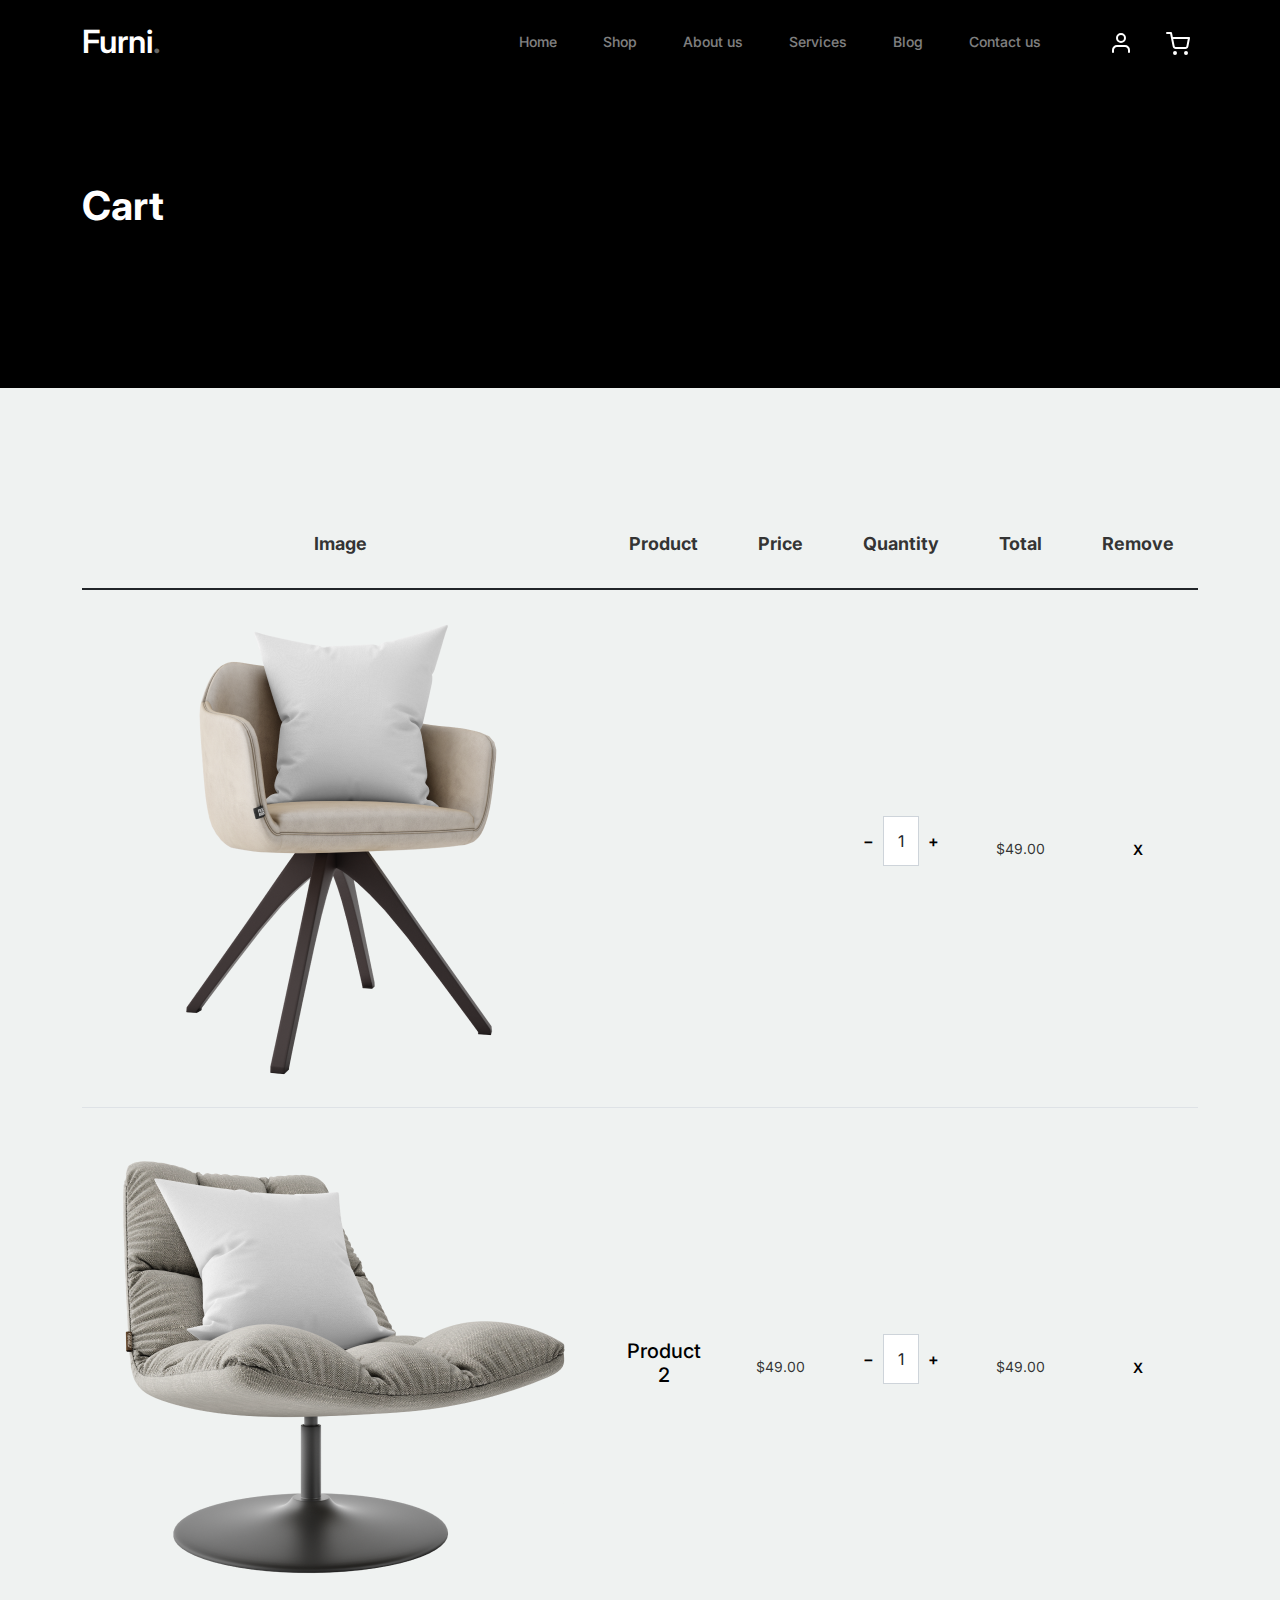
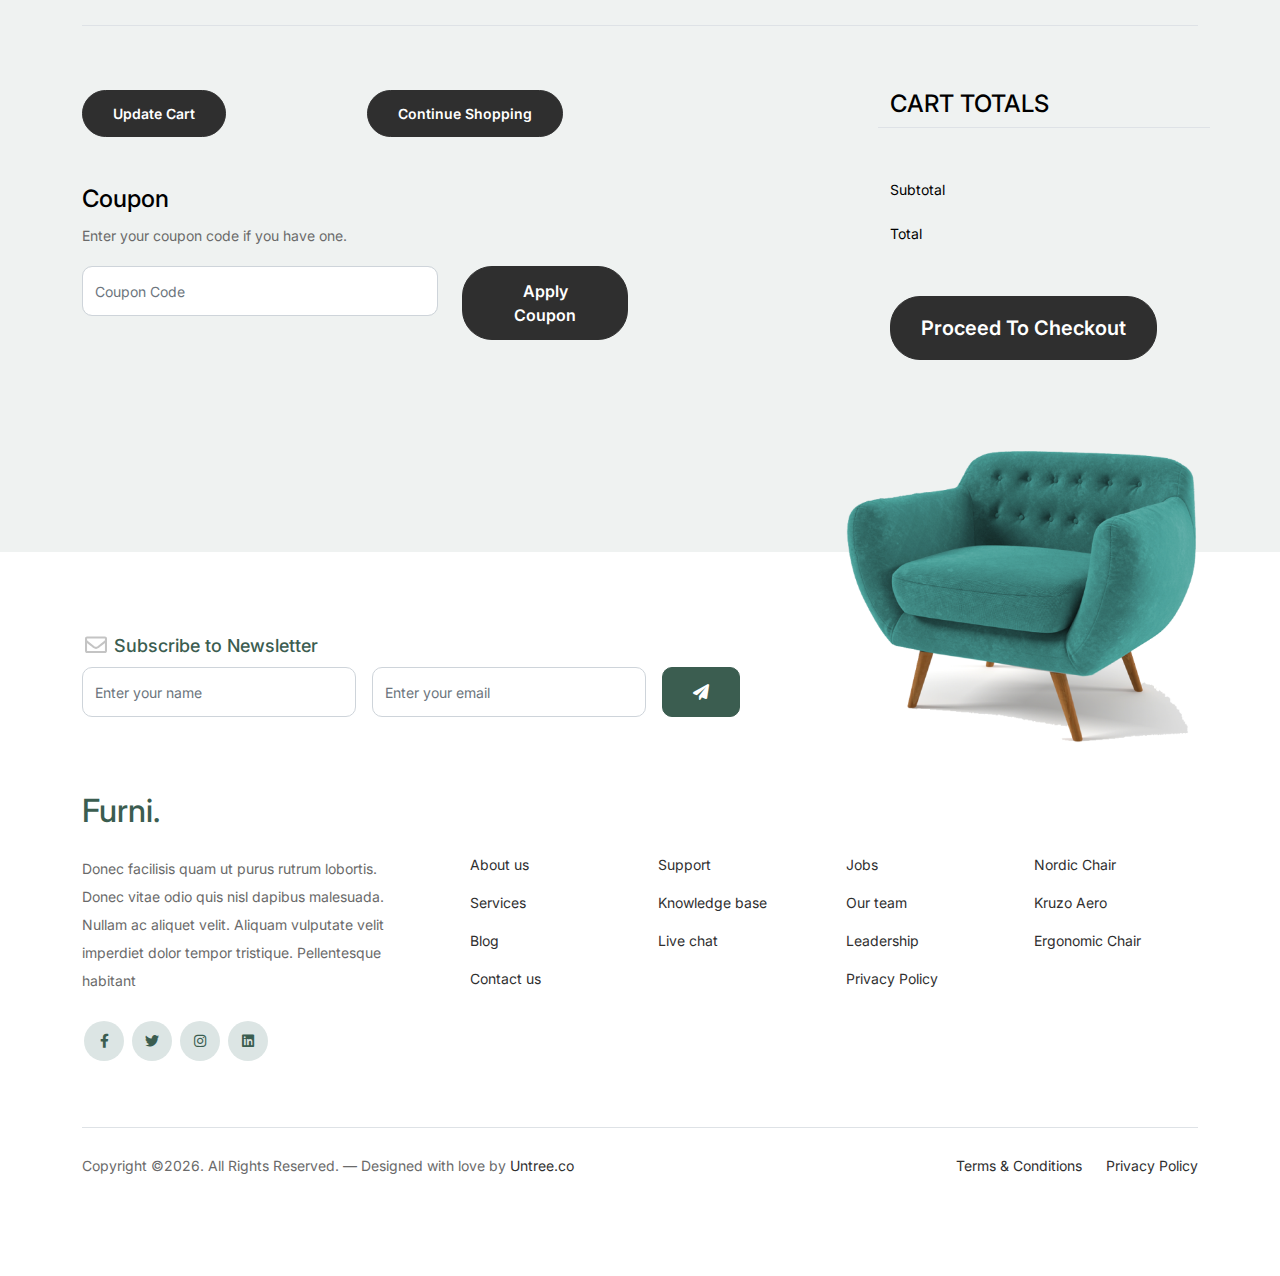
<file: cart.html>
<!doctype html>
<html lang="en">
<head>
  <meta charset="utf-8">
  <meta name="viewport" content="width=device-width, initial-scale=1, shrink-to-fit=no">
  <meta name="author" content="Untree.co">
  <link rel="shortcut icon" href="favicon.png">

  <meta name="description" content="" />
  <meta name="keywords" content="bootstrap, bootstrap4" />

		<!-- Bootstrap CSS -->
		<link href="css/bootstrap.min.css" rel="stylesheet">
		<link href="https://cdnjs.cloudflare.com/ajax/libs/font-awesome/6.0.0-beta3/css/all.min.css" rel="stylesheet">
		<link href="css/tiny-slider.css" rel="stylesheet">
		<link href="css/style.css" rel="stylesheet">
		<title>wood wonders furnitures </title>
	</head>

	<body>

		<!-- Start Header/Navigation -->
		<nav class="custom-navbar navbar navbar navbar-expand-md navbar-dark bg-dark" arial-label="Furni navigation bar">

			<div class="container">
				<a class="navbar-brand" href="index.html">Furni<span>.</span></a>

				<button class="navbar-toggler" type="button" data-bs-toggle="collapse" data-bs-target="#navbarsFurni" aria-controls="navbarsFurni" aria-expanded="false" aria-label="Toggle navigation">
					<span class="navbar-toggler-icon"></span>
				</button>

				<div class="collapse navbar-collapse" id="navbarsFurni">
					<ul class="custom-navbar-nav navbar-nav ms-auto mb-2 mb-md-0">
						<li class="nav-item ">
							<a class="nav-link" href="index.html">Home</a>
						</li>
						<li><a class="nav-link" href="shop.html">Shop</a></li>
						<li><a class="nav-link" href="about.html">About us</a></li>
						<li><a class="nav-link" href="services.html">Services</a></li>
						<li><a class="nav-link" href="blog.html">Blog</a></li>
						<li><a class="nav-link" href="contact.html">Contact us</a></li>
					</ul>

					<ul class="custom-navbar-cta navbar-nav mb-2 mb-md-0 ms-5">
						<li><a class="nav-link" href="#"><img src="images/user.svg"></a></li>
						<li><a class="nav-link" href="cart.html"><img src="images/cart.svg"></a></li>
					</ul>
				</div>
			</div>
				
		</nav>
		<!-- End Header/Navigation -->

		<!-- Start Hero Section -->
			<div class="hero">
				<div class="container">
					<div class="row justify-content-between">
						<div class="col-lg-5">
							<div class="intro-excerpt">
								<h1>Cart</h1>
							</div>
						</div>
						<div class="col-lg-7">
							
						</div>
					</div>
				</div>
			</div>
		<!-- End Hero Section -->

		

		<div class="untree_co-section before-footer-section">
            <div class="container">
              <div class="row mb-5">
                <form class="col-md-12" method="post">
                  <div class="site-blocks-table">
                    <table class="table">
                      <thead>
                        <tr>
                          <th class="product-thumbnail">Image</th>
                          <th class="product-name">Product</th>
                          <th class="product-price">Price</th>
                          <th class="product-quantity">Quantity</th>
                          <th class="product-total">Total</th>
                          <th class="product-remove">Remove</th>
                        </tr>
                      </thead>
                      <tbody>
                        <tr>
                          <td class="product-thumbnail">
                            <img src="images/product-1.png" alt="Image" class="img-fluid">
                          </td>
                          <td class="product-name">
                            <h2 class="h5 text-black"></h2>
                          </td>
                          <td></td>
                          <td>
                            <div class="input-group mb-3 d-flex align-items-center quantity-container" style="max-width: 120px;">
                              <div class="input-group-prepend">
                                <button class="btn btn-outline-black decrease" type="button">&minus;</button>
                              </div>
                              <input type="text" class="form-control text-center quantity-amount" value="1" placeholder="" aria-label="Example text with button addon" aria-describedby="button-addon1">
                              <div class="input-group-append">
                                <button class="btn btn-outline-black increase" type="button">&plus;</button>
                              </div>
                            </div>
        
                          </td>
                          <td>$49.00</td>
                          <td><a href="#" class="btn btn-black btn-sm">X</a></td>
                        </tr>
        
                        <tr>
                          <td class="product-thumbnail">
                            <img src="images/product-2.png" alt="Image" class="img-fluid">
                          </td>
                          <td class="product-name">
                            <h2 class="h5 text-black">Product 2</h2>
                          </td>
                          <td>$49.00</td>
                          <td>
                            <div class="input-group mb-3 d-flex align-items-center quantity-container" style="max-width: 120px;">
                              <div class="input-group-prepend">
                                <button class="btn btn-outline-black decrease" type="button">&minus;</button>
                              </div>
                              <input type="text" class="form-control text-center quantity-amount" value="1" placeholder="" aria-label="Example text with button addon" aria-describedby="button-addon1">
                              <div class="input-group-append">
                                <button class="btn btn-outline-black increase" type="button">&plus;</button>
                              </div>
                            </div>
        
                          </td>
                          <td>$49.00</td>
                          <td><a href="#" class="btn btn-black btn-sm">X</a></td>
                        </tr>
                      </tbody>
                    </table>
                  </div>
                </form>
              </div>
        
              <div class="row">
                <div class="col-md-6">
                  <div class="row mb-5">
                    <div class="col-md-6 mb-3 mb-md-0">
                      <button class="btn btn-black btn-sm btn-block">Update Cart</button>
                    </div>
                    <div class="col-md-6">
                      <button class="btn btn-outline-black btn-sm btn-block">Continue Shopping</button>
                    </div>
                  </div>
                  <div class="row">
                    <div class="col-md-12">
                      <label class="text-black h4" for="coupon">Coupon</label>
                      <p>Enter your coupon code if you have one.</p>
                    </div>
                    <div class="col-md-8 mb-3 mb-md-0">
                      <input type="text" class="form-control py-3" id="coupon" placeholder="Coupon Code">
                    </div>
                    <div class="col-md-4">
                      <button class="btn btn-black">Apply Coupon</button>
                    </div>
                  </div>
                </div>
                <div class="col-md-6 pl-5">
                  <div class="row justify-content-end">
                    <div class="col-md-7">
                      <div class="row">
                        <div class="col-md-12 text-right border-bottom mb-5">
                          <h3 class="text-black h4 text-uppercase">Cart Totals</h3>
                        </div>
                      </div>
                      <div class="row mb-3">
                        <div class="col-md-6">
                          <span class="text-black">Subtotal</span>
                        </div>
                        <div class="col-md-6 text-right">
                          <strong class="text-black"></strong>
                        </div>
                      </div>
                      <div class="row mb-5">
                        <div class="col-md-6">
                          <span class="text-black">Total</span>
                        </div>
                        <div class="col-md-6 text-right">
                          <strong class="text-black"></strong>
                        </div>
                      </div>
        
                      <div class="row">
                        <div class="col-md-12">
                          <button class="btn btn-black btn-lg py-3 btn-block" onclick="window.location='checkout.html'">Proceed To Checkout</button>
                        </div>
                      </div>
                    </div>
                  </div>
                </div>
              </div>
            </div>
          </div>
		

		<!-- Start Footer Section -->
		<footer class="footer-section">
			<div class="container relative">

				<div class="sofa-img">
					<img src="images/sofa.png" alt="Image" class="img-fluid">
				</div>

				<div class="row">
					<div class="col-lg-8">
						<div class="subscription-form">
							<h3 class="d-flex align-items-center"><span class="me-1"><img src="images/envelope-outline.svg" alt="Image" class="img-fluid"></span><span>Subscribe to Newsletter</span></h3>

							<form action="#" class="row g-3">
								<div class="col-auto">
									<input type="text" class="form-control" placeholder="Enter your name">
								</div>
								<div class="col-auto">
									<input type="email" class="form-control" placeholder="Enter your email">
								</div>
								<div class="col-auto">
									<button class="btn btn-primary">
										<span class="fa fa-paper-plane"></span>
									</button>
								</div>
							</form>

						</div>
					</div>
				</div>

				<div class="row g-5 mb-5">
					<div class="col-lg-4">
						<div class="mb-4 footer-logo-wrap"><a href="#" class="footer-logo">Furni<span>.</span></a></div>
						<p class="mb-4">Donec facilisis quam ut purus rutrum lobortis. Donec vitae odio quis nisl dapibus malesuada. Nullam ac aliquet velit. Aliquam vulputate velit imperdiet dolor tempor tristique. Pellentesque habitant</p>

						<ul class="list-unstyled custom-social">
							<li><a href="#"><span class="fa fa-brands fa-facebook-f"></span></a></li>
							<li><a href="#"><span class="fa fa-brands fa-twitter"></span></a></li>
							<li><a href="#"><span class="fa fa-brands fa-instagram"></span></a></li>
							<li><a href="#"><span class="fa fa-brands fa-linkedin"></span></a></li>
						</ul>
					</div>

					<div class="col-lg-8">
						<div class="row links-wrap">
							<div class="col-6 col-sm-6 col-md-3">
								<ul class="list-unstyled">
									<li><a href="#">About us</a></li>
									<li><a href="#">Services</a></li>
									<li><a href="#">Blog</a></li>
									<li><a href="#">Contact us</a></li>
								</ul>
							</div>

							<div class="col-6 col-sm-6 col-md-3">
								<ul class="list-unstyled">
									<li><a href="#">Support</a></li>
									<li><a href="#">Knowledge base</a></li>
									<li><a href="#">Live chat</a></li>
								</ul>
							</div>

							<div class="col-6 col-sm-6 col-md-3">
								<ul class="list-unstyled">
									<li><a href="#">Jobs</a></li>
									<li><a href="#">Our team</a></li>
									<li><a href="#">Leadership</a></li>
									<li><a href="#">Privacy Policy</a></li>
								</ul>
							</div>

							<div class="col-6 col-sm-6 col-md-3">
								<ul class="list-unstyled">
									<li><a href="#">Nordic Chair</a></li>
									<li><a href="#">Kruzo Aero</a></li>
									<li><a href="#">Ergonomic Chair</a></li>
								</ul>
							</div>
						</div>
					</div>

				</div>

				<div class="border-top copyright">
					<div class="row pt-4">
						<div class="col-lg-6">
							<p class="mb-2 text-center text-lg-start">Copyright &copy;<script>document.write(new Date().getFullYear());</script>. All Rights Reserved. &mdash; Designed with love by <a href="https://untree.co">Untree.co</a> <!-- License information: https://untree.co/license/ -->
            </p>
						</div>

						<div class="col-lg-6 text-center text-lg-end">
							<ul class="list-unstyled d-inline-flex ms-auto">
								<li class="me-4"><a href="#">Terms &amp; Conditions</a></li>
								<li><a href="#">Privacy Policy</a></li>
							</ul>
						</div>

					</div>
				</div>

			</div>
		</footer>
		<!-- End Footer Section -->	


		<script src="js/bootstrap.bundle.min.js"></script>
		<script src="js/tiny-slider.js"></script>
		<script src="js/custom.js"></script>
	</body>

</html>
</file>
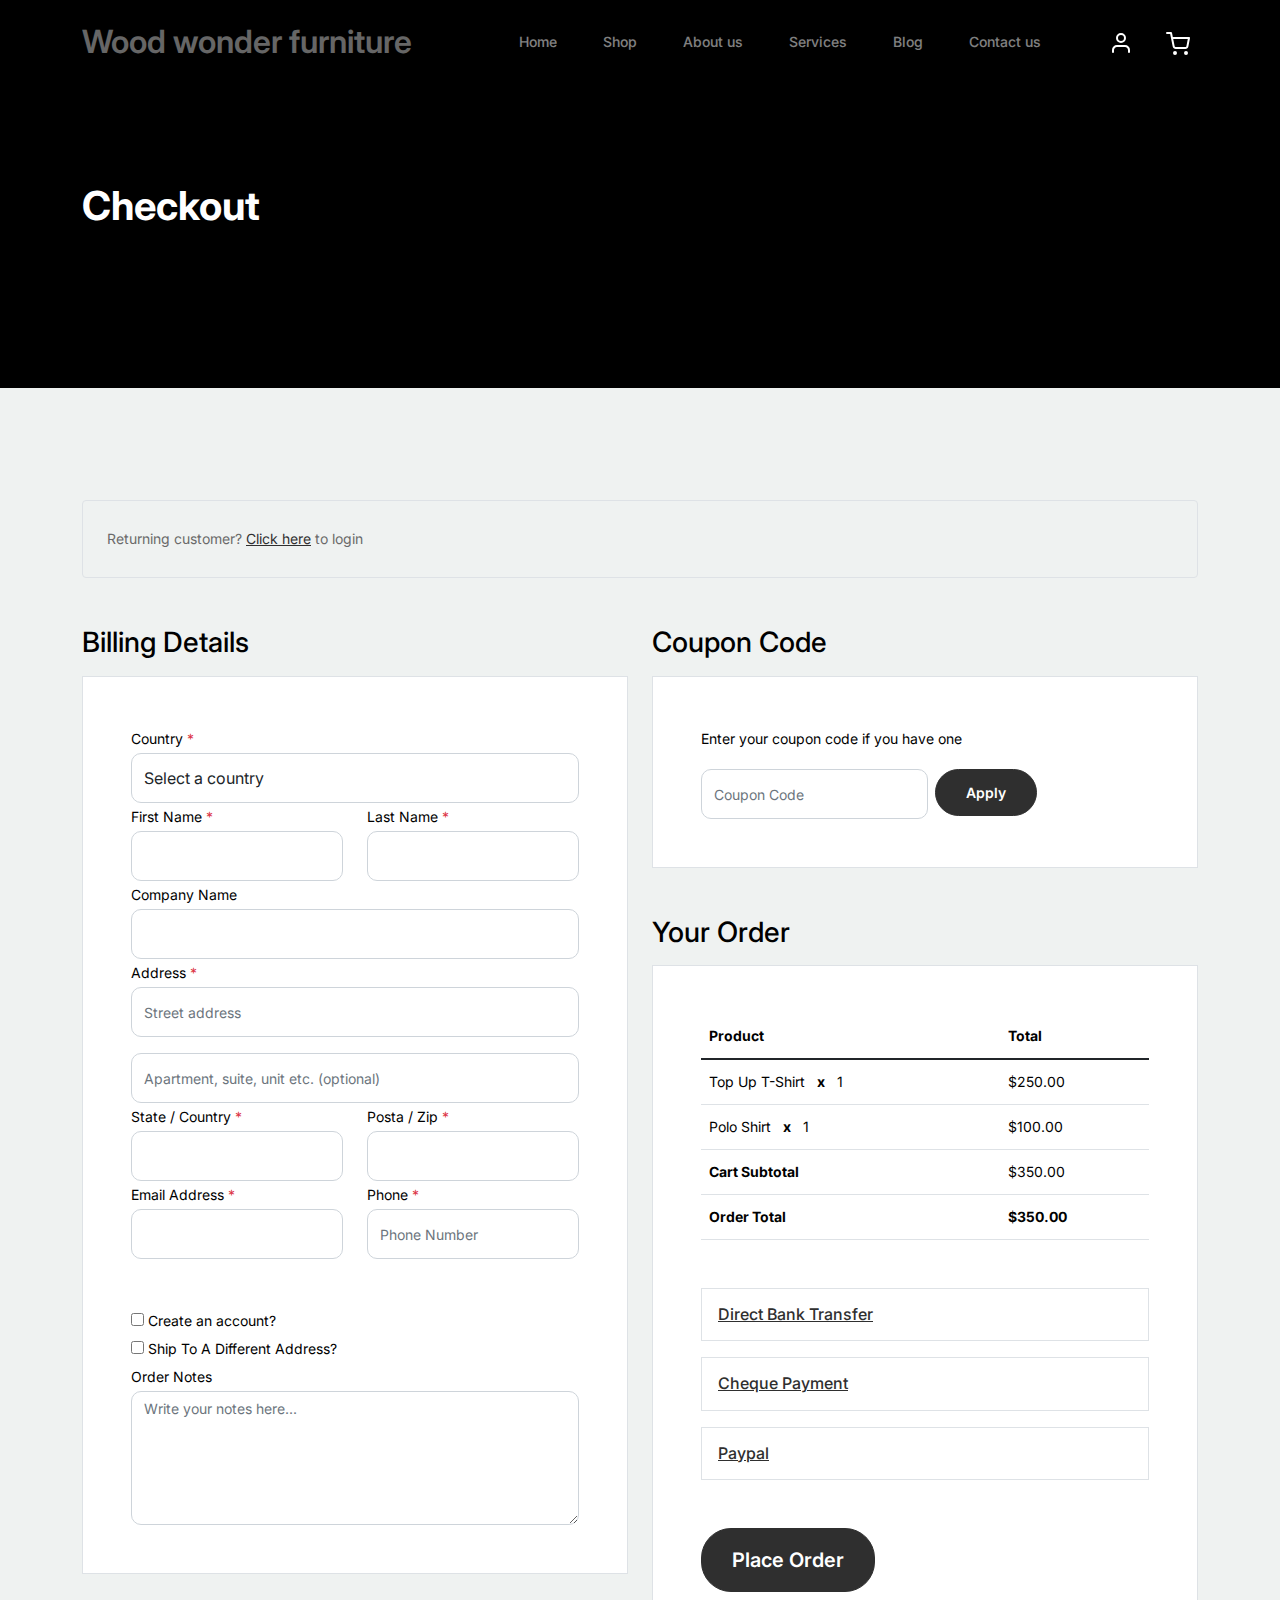
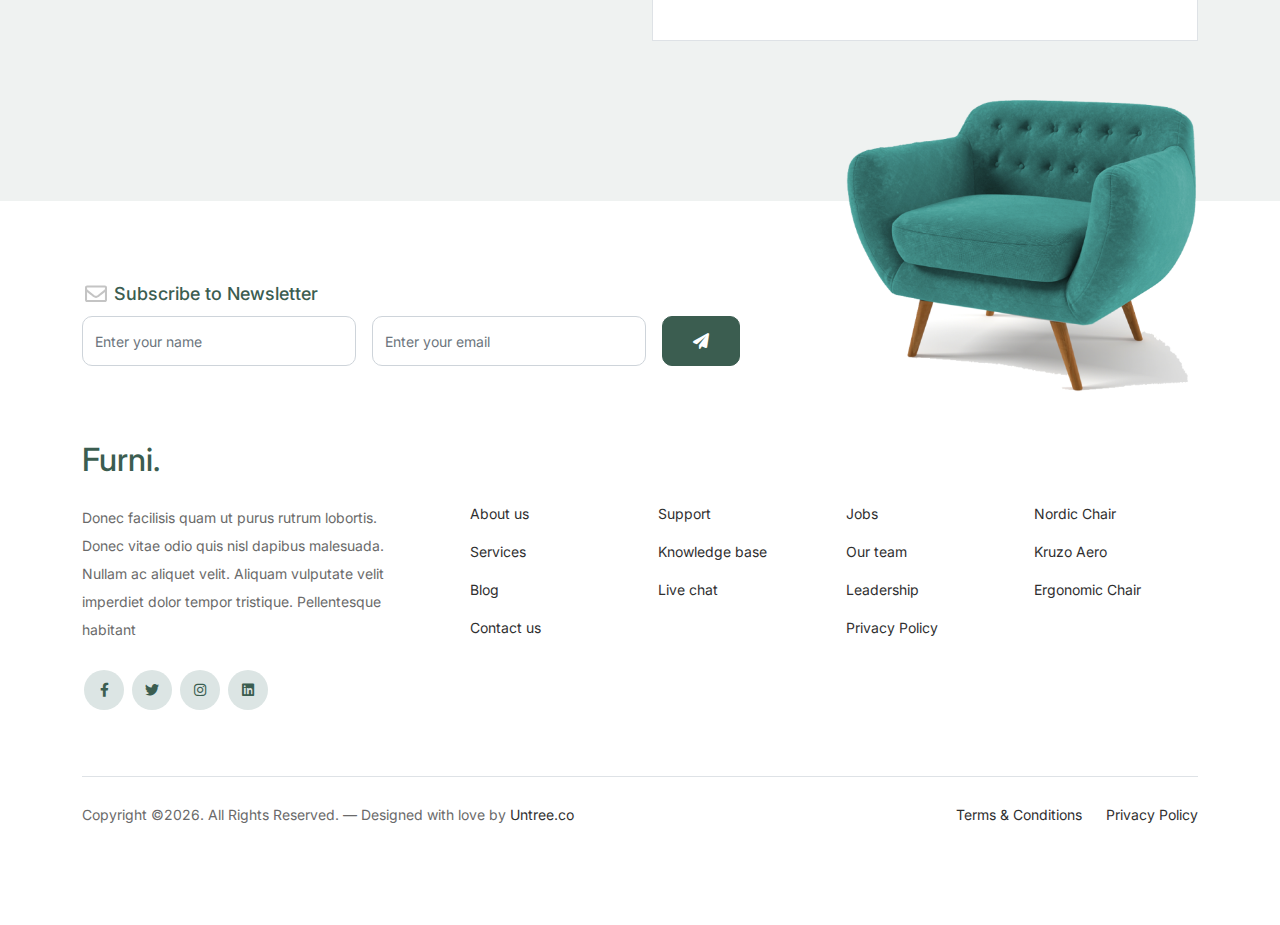
<file: checkout.html>
<!doctype html>
<html lang="en">
<head>
  <meta charset="utf-8">
  <meta name="viewport" content="width=device-width, initial-scale=1, shrink-to-fit=no">
  
  <link rel="shortcut icon" href="favicon.png">

  <meta name="description" content="" />
  <meta name="keywords" content="bootstrap, bootstrap4" />

		<!-- Bootstrap CSS -->
		<link href="css/bootstrap.min.css" rel="stylesheet">
		<link href="https://cdnjs.cloudflare.com/ajax/libs/font-awesome/6.0.0-beta3/css/all.min.css" rel="stylesheet">
		<link href="css/tiny-slider.css" rel="stylesheet">
		<link href="css/style.css" rel="stylesheet">
		<title>Wood wonder furniture</title>
	</head>

	<body>

		<!-- Start Header/Navigation -->
		<nav class="custom-navbar navbar navbar navbar-expand-md navbar-dark bg-dark" arial-label="Furni navigation bar">

			<div class="container">
				<a class="navbar-brand" href="index.html"><span>Wood wonder furniture</span></a>

				<button class="navbar-toggler" type="button" data-bs-toggle="collapse" data-bs-target="#navbarsFurni" aria-controls="navbarsFurni" aria-expanded="false" aria-label="Toggle navigation">
					<span class="navbar-toggler-icon"></span>
				</button>

				<div class="collapse navbar-collapse" id="navbarsFurni">
					<ul class="custom-navbar-nav navbar-nav ms-auto mb-2 mb-md-0">
						<li class="nav-item ">
							<a class="nav-link" href="index.html">Home</a>
						</li>
						<li><a class="nav-link" href="shop.html">Shop</a></li>
						<li><a class="nav-link" href="about.html">About us</a></li>
						<li><a class="nav-link" href="services.html">Services</a></li>
						<li><a class="nav-link" href="blog.html">Blog</a></li>
						<li><a class="nav-link" href="contact.html">Contact us</a></li>
					</ul>

					<ul class="custom-navbar-cta navbar-nav mb-2 mb-md-0 ms-5">
						<li><a class="nav-link" href="#"><img src="images/user.svg"></a></li>
						<li><a class="nav-link" href="cart.html"><img src="images/cart.svg"></a></li>
					</ul>
				</div>
			</div>
				
		</nav>
		<!-- End Header/Navigation -->

		<!-- Start Hero Section -->
			<div class="hero">
				<div class="container">
					<div class="row justify-content-between">
						<div class="col-lg-5">
							<div class="intro-excerpt">
								<h1>Checkout</h1>
							</div>
						</div>
						<div class="col-lg-7">
							
						</div>
					</div>
				</div>
			</div>
		<!-- End Hero Section -->

		<div class="untree_co-section">
		    <div class="container">
		      <div class="row mb-5">
		        <div class="col-md-12">
		          <div class="border p-4 rounded" role="alert">
		            Returning customer? <a href="#">Click here</a> to login
		          </div>
		        </div>
		      </div>
		      <div class="row">
		        <div class="col-md-6 mb-5 mb-md-0">
		          <h2 class="h3 mb-3 text-black">Billing Details</h2>
		          <div class="p-3 p-lg-5 border bg-white">
		            <div class="form-group">
		              <label for="c_country" class="text-black">Country <span class="text-danger">*</span></label>
		              <select id="c_country" class="form-control">
		                <option value="1">Select a country</option>    
		                <option value="2">bangladesh</option>    
		                <option value="3">Algeria</option>    
		                <option value="4">Afghanistan</option>    
		                <option value="5">Ghana</option>    
		                <option value="6">Albania</option>    
		                <option value="7">Bahrain</option>    
		                <option value="8">Colombia</option>    
		                <option value="9">Dominican Republic</option>    
		              </select>
		            </div>
		            <div class="form-group row">
		              <div class="col-md-6">
		                <label for="c_fname" class="text-black">First Name <span class="text-danger">*</span></label>
		                <input type="text" class="form-control" id="c_fname" name="c_fname">
		              </div>
		              <div class="col-md-6">
		                <label for="c_lname" class="text-black">Last Name <span class="text-danger">*</span></label>
		                <input type="text" class="form-control" id="c_lname" name="c_lname">
		              </div>
		            </div>

		            <div class="form-group row">
		              <div class="col-md-12">
		                <label for="c_companyname" class="text-black">Company Name </label>
		                <input type="text" class="form-control" id="c_companyname" name="c_companyname">
		              </div>
		            </div>

		            <div class="form-group row">
		              <div class="col-md-12">
		                <label for="c_address" class="text-black">Address <span class="text-danger">*</span></label>
		                <input type="text" class="form-control" id="c_address" name="c_address" placeholder="Street address">
		              </div>
		            </div>

		            <div class="form-group mt-3">
		              <input type="text" class="form-control" placeholder="Apartment, suite, unit etc. (optional)">
		            </div>

		            <div class="form-group row">
		              <div class="col-md-6">
		                <label for="c_state_country" class="text-black">State / Country <span class="text-danger">*</span></label>
		                <input type="text" class="form-control" id="c_state_country" name="c_state_country">
		              </div>
		              <div class="col-md-6">
		                <label for="c_postal_zip" class="text-black">Posta / Zip <span class="text-danger">*</span></label>
		                <input type="text" class="form-control" id="c_postal_zip" name="c_postal_zip">
		              </div>
		            </div>

		            <div class="form-group row mb-5">
		              <div class="col-md-6">
		                <label for="c_email_address" class="text-black">Email Address <span class="text-danger">*</span></label>
		                <input type="text" class="form-control" id="c_email_address" name="c_email_address">
		              </div>
		              <div class="col-md-6">
		                <label for="c_phone" class="text-black">Phone <span class="text-danger">*</span></label>
		                <input type="text" class="form-control" id="c_phone" name="c_phone" placeholder="Phone Number">
		              </div>
		            </div>

		            <div class="form-group">
		              <label for="c_create_account" class="text-black" data-bs-toggle="collapse" href="#create_an_account" role="button" aria-expanded="false" aria-controls="create_an_account"><input type="checkbox" value="1" id="c_create_account"> Create an account?</label>
		              <div class="collapse" id="create_an_account">
		                <div class="py-2 mb-4">
		                  <p class="mb-3">Create an account by entering the information below. If you are a returning customer please login at the top of the page.</p>
		                  <div class="form-group">
		                    <label for="c_account_password" class="text-black">Account Password</label>
		                    <input type="email" class="form-control" id="c_account_password" name="c_account_password" placeholder="">
		                  </div>
		                </div>
		              </div>
		            </div>


		            <div class="form-group">
		              <label for="c_ship_different_address" class="text-black" data-bs-toggle="collapse" href="#ship_different_address" role="button" aria-expanded="false" aria-controls="ship_different_address"><input type="checkbox" value="1" id="c_ship_different_address"> Ship To A Different Address?</label>
		              <div class="collapse" id="ship_different_address">
		                <div class="py-2">

		                  <div class="form-group">
		                    <label for="c_diff_country" class="text-black">Country <span class="text-danger">*</span></label>
		                    <select id="c_diff_country" class="form-control">
		                      <option value="1">Select a country</option>    
		                      <option value="2">bangladesh</option>    
		                      <option value="3">Algeria</option>    
		                      <option value="4">Afghanistan</option>    
		                      <option value="5">Ghana</option>    
		                      <option value="6">Albania</option>    
		                      <option value="7">Bahrain</option>    
		                      <option value="8">Colombia</option>    
		                      <option value="9">Dominican Republic</option>    
		                    </select>
		                  </div>


		                  <div class="form-group row">
		                    <div class="col-md-6">
		                      <label for="c_diff_fname" class="text-black">First Name <span class="text-danger">*</span></label>
		                      <input type="text" class="form-control" id="c_diff_fname" name="c_diff_fname">
		                    </div>
		                    <div class="col-md-6">
		                      <label for="c_diff_lname" class="text-black">Last Name <span class="text-danger">*</span></label>
		                      <input type="text" class="form-control" id="c_diff_lname" name="c_diff_lname">
		                    </div>
		                  </div>

		                  <div class="form-group row">
		                    <div class="col-md-12">
		                      <label for="c_diff_companyname" class="text-black">Company Name </label>
		                      <input type="text" class="form-control" id="c_diff_companyname" name="c_diff_companyname">
		                    </div>
		                  </div>

		                  <div class="form-group row  mb-3">
		                    <div class="col-md-12">
		                      <label for="c_diff_address" class="text-black">Address <span class="text-danger">*</span></label>
		                      <input type="text" class="form-control" id="c_diff_address" name="c_diff_address" placeholder="Street address">
		                    </div>
		                  </div>

		                  <div class="form-group">
		                    <input type="text" class="form-control" placeholder="Apartment, suite, unit etc. (optional)">
		                  </div>

		                  <div class="form-group row">
		                    <div class="col-md-6">
		                      <label for="c_diff_state_country" class="text-black">State / Country <span class="text-danger">*</span></label>
		                      <input type="text" class="form-control" id="c_diff_state_country" name="c_diff_state_country">
		                    </div>
		                    <div class="col-md-6">
		                      <label for="c_diff_postal_zip" class="text-black">Posta / Zip <span class="text-danger">*</span></label>
		                      <input type="text" class="form-control" id="c_diff_postal_zip" name="c_diff_postal_zip">
		                    </div>
		                  </div>

		                  <div class="form-group row mb-5">
		                    <div class="col-md-6">
		                      <label for="c_diff_email_address" class="text-black">Email Address <span class="text-danger">*</span></label>
		                      <input type="text" class="form-control" id="c_diff_email_address" name="c_diff_email_address">
		                    </div>
		                    <div class="col-md-6">
		                      <label for="c_diff_phone" class="text-black">Phone <span class="text-danger">*</span></label>
		                      <input type="text" class="form-control" id="c_diff_phone" name="c_diff_phone" placeholder="Phone Number">
		                    </div>
		                  </div>

		                </div>

		              </div>
		            </div>

		            <div class="form-group">
		              <label for="c_order_notes" class="text-black">Order Notes</label>
		              <textarea name="c_order_notes" id="c_order_notes" cols="30" rows="5" class="form-control" placeholder="Write your notes here..."></textarea>
		            </div>

		          </div>
		        </div>
		        <div class="col-md-6">

		          <div class="row mb-5">
		            <div class="col-md-12">
		              <h2 class="h3 mb-3 text-black">Coupon Code</h2>
		              <div class="p-3 p-lg-5 border bg-white">

		                <label for="c_code" class="text-black mb-3">Enter your coupon code if you have one</label>
		                <div class="input-group w-75 couponcode-wrap">
		                  <input type="text" class="form-control me-2" id="c_code" placeholder="Coupon Code" aria-label="Coupon Code" aria-describedby="button-addon2">
		                  <div class="input-group-append">
		                    <button class="btn btn-black btn-sm" type="button" id="button-addon2">Apply</button>
		                  </div>
		                </div>

		              </div>
		            </div>
		          </div>

		          <div class="row mb-5">
		            <div class="col-md-12">
		              <h2 class="h3 mb-3 text-black">Your Order</h2>
		              <div class="p-3 p-lg-5 border bg-white">
		                <table class="table site-block-order-table mb-5">
		                  <thead>
		                    <th>Product</th>
		                    <th>Total</th>
		                  </thead>
		                  <tbody>
		                    <tr>
		                      <td>Top Up T-Shirt <strong class="mx-2">x</strong> 1</td>
		                      <td>$250.00</td>
		                    </tr>
		                    <tr>
		                      <td>Polo Shirt <strong class="mx-2">x</strong>   1</td>
		                      <td>$100.00</td>
		                    </tr>
		                    <tr>
		                      <td class="text-black font-weight-bold"><strong>Cart Subtotal</strong></td>
		                      <td class="text-black">$350.00</td>
		                    </tr>
		                    <tr>
		                      <td class="text-black font-weight-bold"><strong>Order Total</strong></td>
		                      <td class="text-black font-weight-bold"><strong>$350.00</strong></td>
		                    </tr>
		                  </tbody>
		                </table>

		                <div class="border p-3 mb-3">
		                  <h3 class="h6 mb-0"><a class="d-block" data-bs-toggle="collapse" href="#collapsebank" role="button" aria-expanded="false" aria-controls="collapsebank">Direct Bank Transfer</a></h3>

		                  <div class="collapse" id="collapsebank">
		                    <div class="py-2">
		                      <p class="mb-0">Make your payment directly into our bank account. Please use your Order ID as the payment reference. Your order won’t be shipped until the funds have cleared in our account.</p>
		                    </div>
		                  </div>
		                </div>

		                <div class="border p-3 mb-3">
		                  <h3 class="h6 mb-0"><a class="d-block" data-bs-toggle="collapse" href="#collapsecheque" role="button" aria-expanded="false" aria-controls="collapsecheque">Cheque Payment</a></h3>

		                  <div class="collapse" id="collapsecheque">
		                    <div class="py-2">
		                      <p class="mb-0">Make your payment directly into our bank account. Please use your Order ID as the payment reference. Your order won’t be shipped until the funds have cleared in our account.</p>
		                    </div>
		                  </div>
		                </div>

		                <div class="border p-3 mb-5">
		                  <h3 class="h6 mb-0"><a class="d-block" data-bs-toggle="collapse" href="#collapsepaypal" role="button" aria-expanded="false" aria-controls="collapsepaypal">Paypal</a></h3>

		                  <div class="collapse" id="collapsepaypal">
		                    <div class="py-2">
		                      <p class="mb-0">Make your payment directly into our bank account. Please use your Order ID as the payment reference. Your order won’t be shipped until the funds have cleared in our account.</p>
		                    </div>
		                  </div>
		                </div>

		                <div class="form-group">
		                  <button class="btn btn-black btn-lg py-3 btn-block" onclick="window.location='thankyou.html'">Place Order</button>
		                </div>

		              </div>
		            </div>
		          </div>

		        </div>
		      </div>
		      <!-- </form> -->
		    </div>
		  </div>

		<!-- Start Footer Section -->
		<footer class="footer-section">
			<div class="container relative">

				<div class="sofa-img">
					<img src="images/sofa.png" alt="Image" class="img-fluid">
				</div>

				<div class="row">
					<div class="col-lg-8">
						<div class="subscription-form">
							<h3 class="d-flex align-items-center"><span class="me-1"><img src="images/envelope-outline.svg" alt="Image" class="img-fluid"></span><span>Subscribe to Newsletter</span></h3>

							<form action="#" class="row g-3">
								<div class="col-auto">
									<input type="text" class="form-control" placeholder="Enter your name">
								</div>
								<div class="col-auto">
									<input type="email" class="form-control" placeholder="Enter your email">
								</div>
								<div class="col-auto">
									<button class="btn btn-primary">
										<span class="fa fa-paper-plane"></span>
									</button>
								</div>
							</form>

						</div>
					</div>
				</div>

				<div class="row g-5 mb-5">
					<div class="col-lg-4">
						<div class="mb-4 footer-logo-wrap"><a href="#" class="footer-logo">Furni<span>.</span></a></div>
						<p class="mb-4">Donec facilisis quam ut purus rutrum lobortis. Donec vitae odio quis nisl dapibus malesuada. Nullam ac aliquet velit. Aliquam vulputate velit imperdiet dolor tempor tristique. Pellentesque habitant</p>

						<ul class="list-unstyled custom-social">
							<li><a href="#"><span class="fa fa-brands fa-facebook-f"></span></a></li>
							<li><a href="#"><span class="fa fa-brands fa-twitter"></span></a></li>
							<li><a href="#"><span class="fa fa-brands fa-instagram"></span></a></li>
							<li><a href="#"><span class="fa fa-brands fa-linkedin"></span></a></li>
						</ul>
					</div>

					<div class="col-lg-8">
						<div class="row links-wrap">
							<div class="col-6 col-sm-6 col-md-3">
								<ul class="list-unstyled">
									<li><a href="#">About us</a></li>
									<li><a href="#">Services</a></li>
									<li><a href="#">Blog</a></li>
									<li><a href="#">Contact us</a></li>
								</ul>
							</div>

							<div class="col-6 col-sm-6 col-md-3">
								<ul class="list-unstyled">
									<li><a href="#">Support</a></li>
									<li><a href="#">Knowledge base</a></li>
									<li><a href="#">Live chat</a></li>
								</ul>
							</div>

							<div class="col-6 col-sm-6 col-md-3">
								<ul class="list-unstyled">
									<li><a href="#">Jobs</a></li>
									<li><a href="#">Our team</a></li>
									<li><a href="#">Leadership</a></li>
									<li><a href="#">Privacy Policy</a></li>
								</ul>
							</div>

							<div class="col-6 col-sm-6 col-md-3">
								<ul class="list-unstyled">
									<li><a href="#">Nordic Chair</a></li>
									<li><a href="#">Kruzo Aero</a></li>
									<li><a href="#">Ergonomic Chair</a></li>
								</ul>
							</div>
						</div>
					</div>

				</div>

				<div class="border-top copyright">
					<div class="row pt-4">
						<div class="col-lg-6">
							<p class="mb-2 text-center text-lg-start">Copyright &copy;<script>document.write(new Date().getFullYear());</script>. All Rights Reserved. &mdash; Designed with love by <a href="https://untree.co">Untree.co</a> <!-- License information: https://untree.co/license/ -->
            </p>
						</div>

						<div class="col-lg-6 text-center text-lg-end">
							<ul class="list-unstyled d-inline-flex ms-auto">
								<li class="me-4"><a href="#">Terms &amp; Conditions</a></li>
								<li><a href="#">Privacy Policy</a></li>
							</ul>
						</div>

					</div>
				</div>

			</div>
		</footer>
		<!-- End Footer Section -->	


		<script src="js/bootstrap.bundle.min.js"></script>
		<script src="js/tiny-slider.js"></script>
		<script src="js/custom.js"></script>
	</body>

</html>
</file>
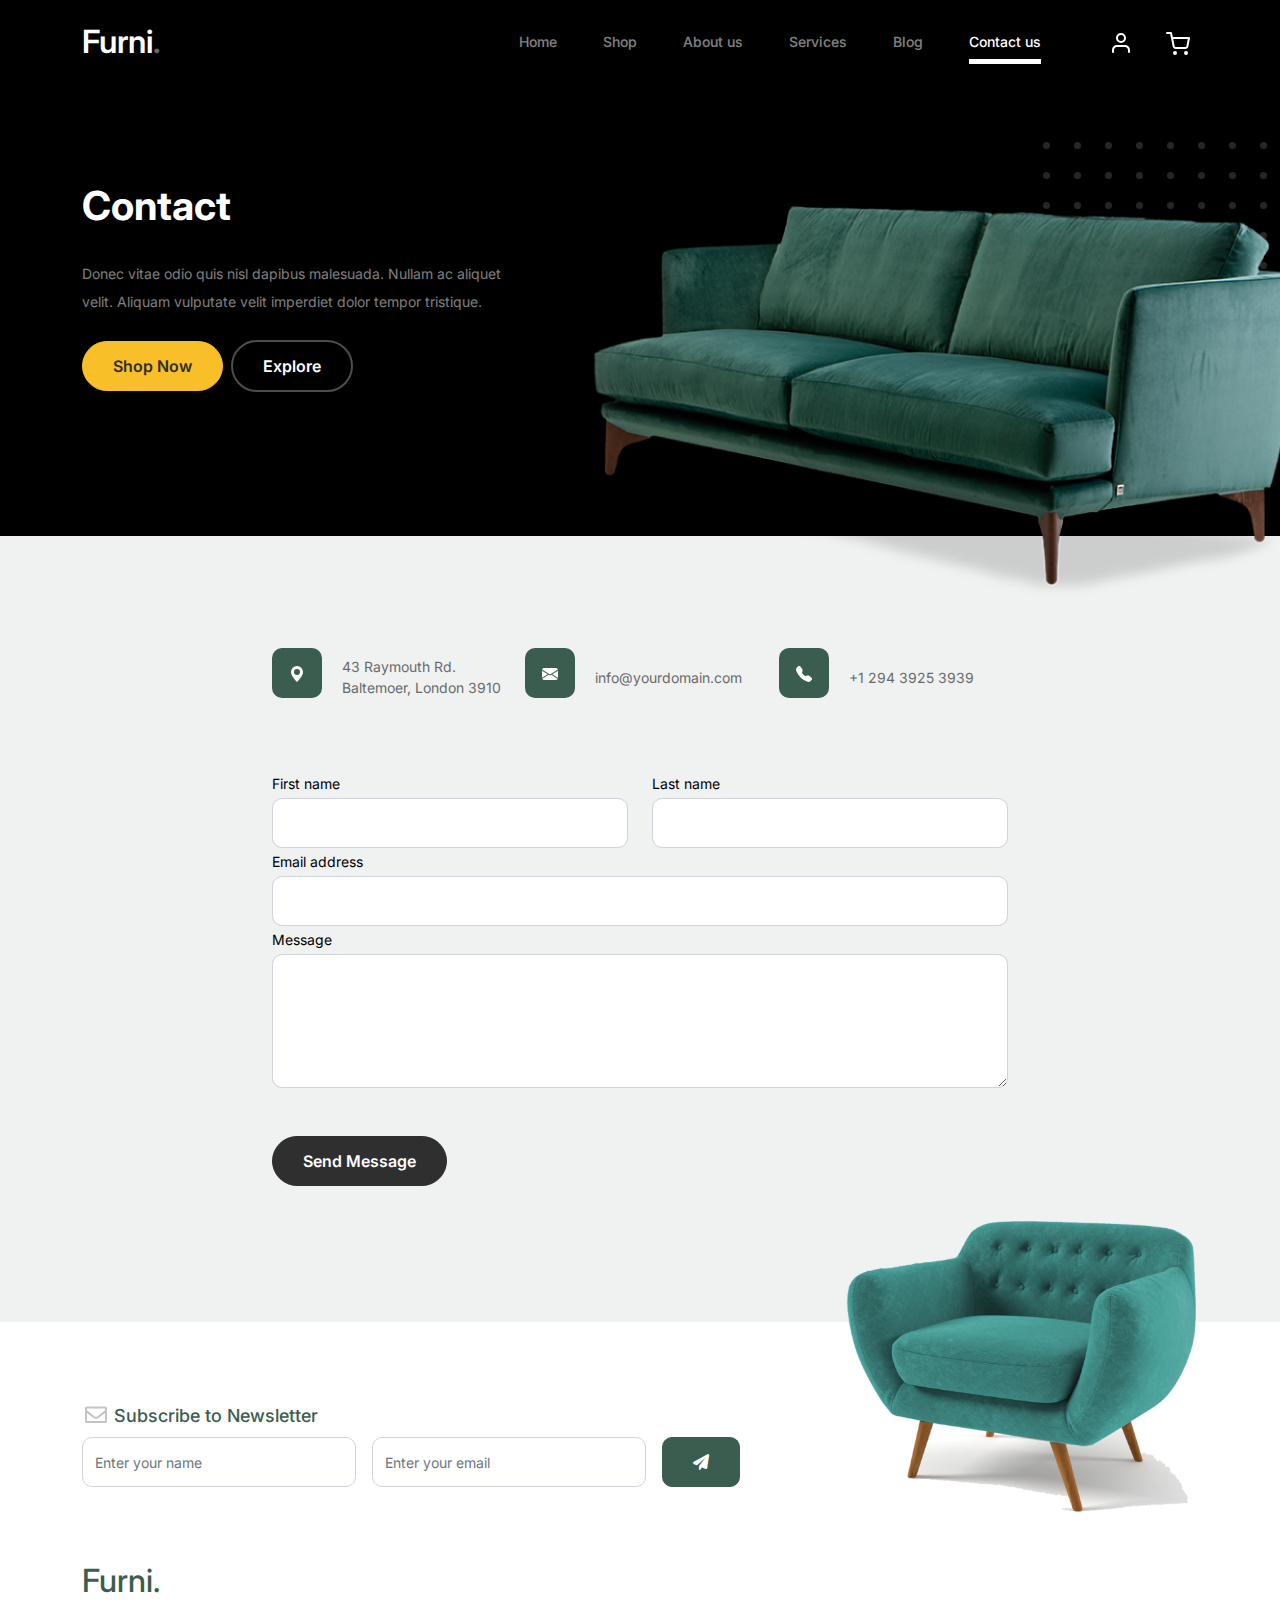
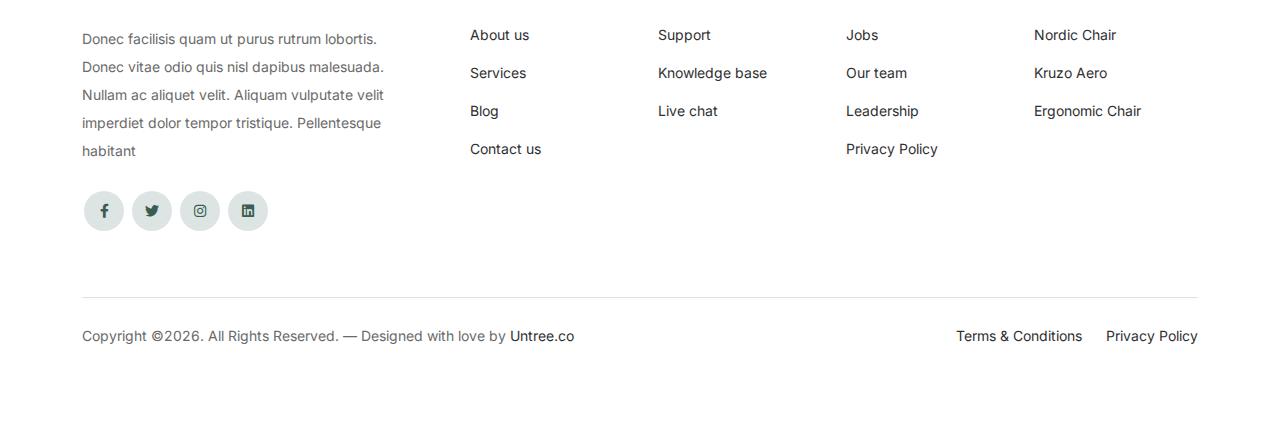
<file: contact.html>
<!-- /*
* Bootstrap 5
* Template Name: Furni
* Template Author: Untree.co
* Template URI: https://untree.co/
* License: https://creativecommons.org/licenses/by/3.0/
*/ -->
<!doctype html>
<html lang="en">
<head>
  <meta charset="utf-8">
  <meta name="viewport" content="width=device-width, initial-scale=1, shrink-to-fit=no">
  <meta name="author" content="Untree.co">
  <link rel="shortcut icon" href="favicon.png">

  <meta name="description" content="" />
  <meta name="keywords" content="bootstrap, bootstrap4" />

		<!-- Bootstrap CSS -->
		<link href="css/bootstrap.min.css" rel="stylesheet">
		<link href="https://cdnjs.cloudflare.com/ajax/libs/font-awesome/6.0.0-beta3/css/all.min.css" rel="stylesheet">
		<link href="css/tiny-slider.css" rel="stylesheet">
		<link href="css/style.css" rel="stylesheet">
		<title>Furni Free Bootstrap 5 Template for Furniture and Interior Design Websites by Untree.co </title>
	</head>

	<body>

		<!-- Start Header/Navigation -->
		<nav class="custom-navbar navbar navbar navbar-expand-md navbar-dark bg-dark" arial-label="Furni navigation bar">

			<div class="container">
				<a class="navbar-brand" href="index.html">Furni<span>.</span></a>

				<button class="navbar-toggler" type="button" data-bs-toggle="collapse" data-bs-target="#navbarsFurni" aria-controls="navbarsFurni" aria-expanded="false" aria-label="Toggle navigation">
					<span class="navbar-toggler-icon"></span>
				</button>

				<div class="collapse navbar-collapse" id="navbarsFurni">
					<ul class="custom-navbar-nav navbar-nav ms-auto mb-2 mb-md-0">
						<li class="nav-item">
							<a class="nav-link" href="index.html">Home</a>
						</li>
						<li><a class="nav-link" href="shop.html">Shop</a></li>
						<li><a class="nav-link" href="about.html">About us</a></li>
						<li><a class="nav-link" href="services.html">Services</a></li>
						<li><a class="nav-link" href="blog.html">Blog</a></li>
						<li class="active"><a class="nav-link" href="contact.html">Contact us</a></li>
					</ul>

					<ul class="custom-navbar-cta navbar-nav mb-2 mb-md-0 ms-5">
						<li><a class="nav-link" href="#"><img src="images/user.svg"></a></li>
						<li><a class="nav-link" href="cart.html"><img src="images/cart.svg"></a></li>
					</ul>
				</div>
			</div>
				
		</nav>
		<!-- End Header/Navigation -->

		<!-- Start Hero Section -->
			<div class="hero">
				<div class="container">
					<div class="row justify-content-between">
						<div class="col-lg-5">
							<div class="intro-excerpt">
								<h1>Contact</h1>
								<p class="mb-4">Donec vitae odio quis nisl dapibus malesuada. Nullam ac aliquet velit. Aliquam vulputate velit imperdiet dolor tempor tristique.</p>
								<p><a href="" class="btn btn-secondary me-2">Shop Now</a><a href="#" class="btn btn-white-outline">Explore</a></p>
							</div>
						</div>
						<div class="col-lg-7">
							<div class="hero-img-wrap">
								<img src="images/couch.png" class="img-fluid">
							</div>
						</div>
					</div>
				</div>
			</div>
		<!-- End Hero Section -->

		
		<!-- Start Contact Form -->
		<div class="untree_co-section">
      <div class="container">

        <div class="block">
          <div class="row justify-content-center">


            <div class="col-md-8 col-lg-8 pb-4">


              <div class="row mb-5">
                <div class="col-lg-4">
                  <div  class="service no-shadow align-items-center link horizontal d-flex active" data-aos="fade-left" data-aos-delay="0">
                    <div class="service-icon color-1 mb-4">
                      <svg xmlns="http://www.w3.org/2000/svg" width="16" height="16" fill="currentColor" class="bi bi-geo-alt-fill" viewBox="0 0 16 16">
                        <path d="M8 16s6-5.686 6-10A6 6 0 0 0 2 6c0 4.314 6 10 6 10zm0-7a3 3 0 1 1 0-6 3 3 0 0 1 0 6z"/>
                      </svg>
                    </div> <!-- /.icon -->
                    <div class="service-contents">
                      <p>43 Raymouth Rd. Baltemoer, London 3910</p>
                    </div> <!-- /.service-contents-->
                  </div> <!-- /.service -->
                </div>

                <div class="col-lg-4">
                  <div  class="service no-shadow align-items-center link horizontal d-flex active" data-aos="fade-left" data-aos-delay="0">
                    <div class="service-icon color-1 mb-4">
                      <svg xmlns="http://www.w3.org/2000/svg" width="16" height="16" fill="currentColor" class="bi bi-envelope-fill" viewBox="0 0 16 16">
                        <path d="M.05 3.555A2 2 0 0 1 2 2h12a2 2 0 0 1 1.95 1.555L8 8.414.05 3.555zM0 4.697v7.104l5.803-3.558L0 4.697zM6.761 8.83l-6.57 4.027A2 2 0 0 0 2 14h12a2 2 0 0 0 1.808-1.144l-6.57-4.027L8 9.586l-1.239-.757zm3.436-.586L16 11.801V4.697l-5.803 3.546z"/>
                      </svg>
                    </div> <!-- /.icon -->
                    <div class="service-contents">
                      <p>info@yourdomain.com</p>
                    </div> <!-- /.service-contents-->
                  </div> <!-- /.service -->
                </div>

                <div class="col-lg-4">
                  <div  class="service no-shadow align-items-center link horizontal d-flex active" data-aos="fade-left" data-aos-delay="0">
                    <div class="service-icon color-1 mb-4">
                      <svg xmlns="http://www.w3.org/2000/svg" width="16" height="16" fill="currentColor" class="bi bi-telephone-fill" viewBox="0 0 16 16">
                        <path fill-rule="evenodd" d="M1.885.511a1.745 1.745 0 0 1 2.61.163L6.29 2.98c.329.423.445.974.315 1.494l-.547 2.19a.678.678 0 0 0 .178.643l2.457 2.457a.678.678 0 0 0 .644.178l2.189-.547a1.745 1.745 0 0 1 1.494.315l2.306 1.794c.829.645.905 1.87.163 2.611l-1.034 1.034c-.74.74-1.846 1.065-2.877.702a18.634 18.634 0 0 1-7.01-4.42 18.634 18.634 0 0 1-4.42-7.009c-.362-1.03-.037-2.137.703-2.877L1.885.511z"/>
                      </svg>
                    </div> <!-- /.icon -->
                    <div class="service-contents">
                      <p>+1 294 3925 3939</p>
                    </div> <!-- /.service-contents-->
                  </div> <!-- /.service -->
                </div>
              </div>

              <form>
                <div class="row">
                  <div class="col-6">
                    <div class="form-group">
                      <label class="text-black" for="fname">First name</label>
                      <input type="text" class="form-control" id="fname">
                    </div>
                  </div>
                  <div class="col-6">
                    <div class="form-group">
                      <label class="text-black" for="lname">Last name</label>
                      <input type="text" class="form-control" id="lname">
                    </div>
                  </div>
                </div>
                <div class="form-group">
                  <label class="text-black" for="email">Email address</label>
                  <input type="email" class="form-control" id="email">
                </div>

                <div class="form-group mb-5">
                  <label class="text-black" for="message">Message</label>
                  <textarea name="" class="form-control" id="message" cols="30" rows="5"></textarea>
                </div>

                <button type="submit" class="btn btn-primary-hover-outline">Send Message</button>
              </form>

            </div>

          </div>

        </div>

      </div>


    </div>
  </div>

  <!-- End Contact Form -->

		

		<!-- Start Footer Section -->
		<footer class="footer-section">
			<div class="container relative">

				<div class="sofa-img">
					<img src="images/sofa.png" alt="Image" class="img-fluid">
				</div>

				<div class="row">
					<div class="col-lg-8">
						<div class="subscription-form">
							<h3 class="d-flex align-items-center"><span class="me-1"><img src="images/envelope-outline.svg" alt="Image" class="img-fluid"></span><span>Subscribe to Newsletter</span></h3>

							<form action="#" class="row g-3">
								<div class="col-auto">
									<input type="text" class="form-control" placeholder="Enter your name">
								</div>
								<div class="col-auto">
									<input type="email" class="form-control" placeholder="Enter your email">
								</div>
								<div class="col-auto">
									<button class="btn btn-primary">
										<span class="fa fa-paper-plane"></span>
									</button>
								</div>
							</form>

						</div>
					</div>
				</div>

				<div class="row g-5 mb-5">
					<div class="col-lg-4">
						<div class="mb-4 footer-logo-wrap"><a href="#" class="footer-logo">Furni<span>.</span></a></div>
						<p class="mb-4">Donec facilisis quam ut purus rutrum lobortis. Donec vitae odio quis nisl dapibus malesuada. Nullam ac aliquet velit. Aliquam vulputate velit imperdiet dolor tempor tristique. Pellentesque habitant</p>

						<ul class="list-unstyled custom-social">
							<li><a href="#"><span class="fa fa-brands fa-facebook-f"></span></a></li>
							<li><a href="#"><span class="fa fa-brands fa-twitter"></span></a></li>
							<li><a href="#"><span class="fa fa-brands fa-instagram"></span></a></li>
							<li><a href="#"><span class="fa fa-brands fa-linkedin"></span></a></li>
						</ul>
					</div>

					<div class="col-lg-8">
						<div class="row links-wrap">
							<div class="col-6 col-sm-6 col-md-3">
								<ul class="list-unstyled">
									<li><a href="#">About us</a></li>
									<li><a href="#">Services</a></li>
									<li><a href="#">Blog</a></li>
									<li><a href="#">Contact us</a></li>
								</ul>
							</div>

							<div class="col-6 col-sm-6 col-md-3">
								<ul class="list-unstyled">
									<li><a href="#">Support</a></li>
									<li><a href="#">Knowledge base</a></li>
									<li><a href="#">Live chat</a></li>
								</ul>
							</div>

							<div class="col-6 col-sm-6 col-md-3">
								<ul class="list-unstyled">
									<li><a href="#">Jobs</a></li>
									<li><a href="#">Our team</a></li>
									<li><a href="#">Leadership</a></li>
									<li><a href="#">Privacy Policy</a></li>
								</ul>
							</div>

							<div class="col-6 col-sm-6 col-md-3">
								<ul class="list-unstyled">
									<li><a href="#">Nordic Chair</a></li>
									<li><a href="#">Kruzo Aero</a></li>
									<li><a href="#">Ergonomic Chair</a></li>
								</ul>
							</div>
						</div>
					</div>

				</div>

				<div class="border-top copyright">
					<div class="row pt-4">
						<div class="col-lg-6">
							<p class="mb-2 text-center text-lg-start">Copyright &copy;<script>document.write(new Date().getFullYear());</script>. All Rights Reserved. &mdash; Designed with love by <a href="https://untree.co">Untree.co</a> <!-- License information: https://untree.co/license/ -->
            </p>
						</div>

						<div class="col-lg-6 text-center text-lg-end">
							<ul class="list-unstyled d-inline-flex ms-auto">
								<li class="me-4"><a href="#">Terms &amp; Conditions</a></li>
								<li><a href="#">Privacy Policy</a></li>
							</ul>
						</div>

					</div>
				</div>

			</div>
		</footer>
		<!-- End Footer Section -->	


		<script src="js/bootstrap.bundle.min.js"></script>
		<script src="js/tiny-slider.js"></script>
		<script src="js/custom.js"></script>
	</body>

</html>
</file>
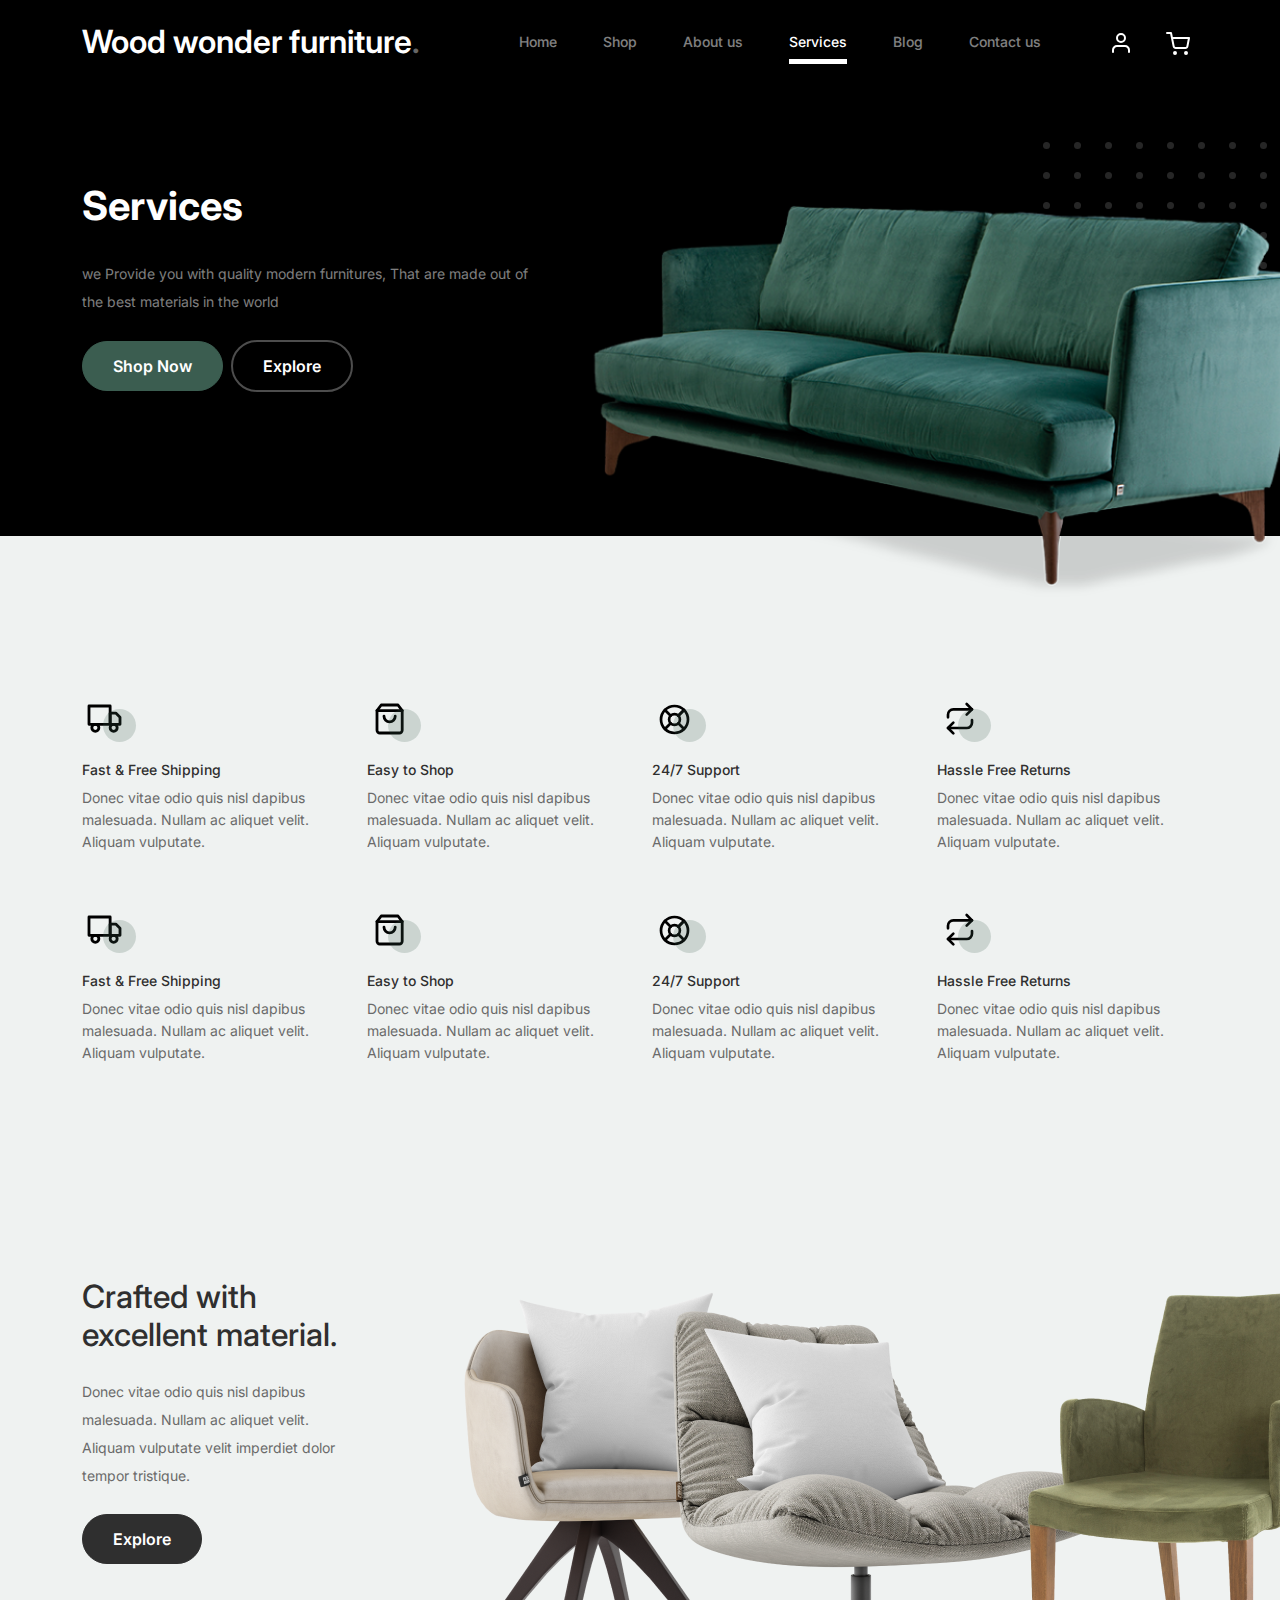
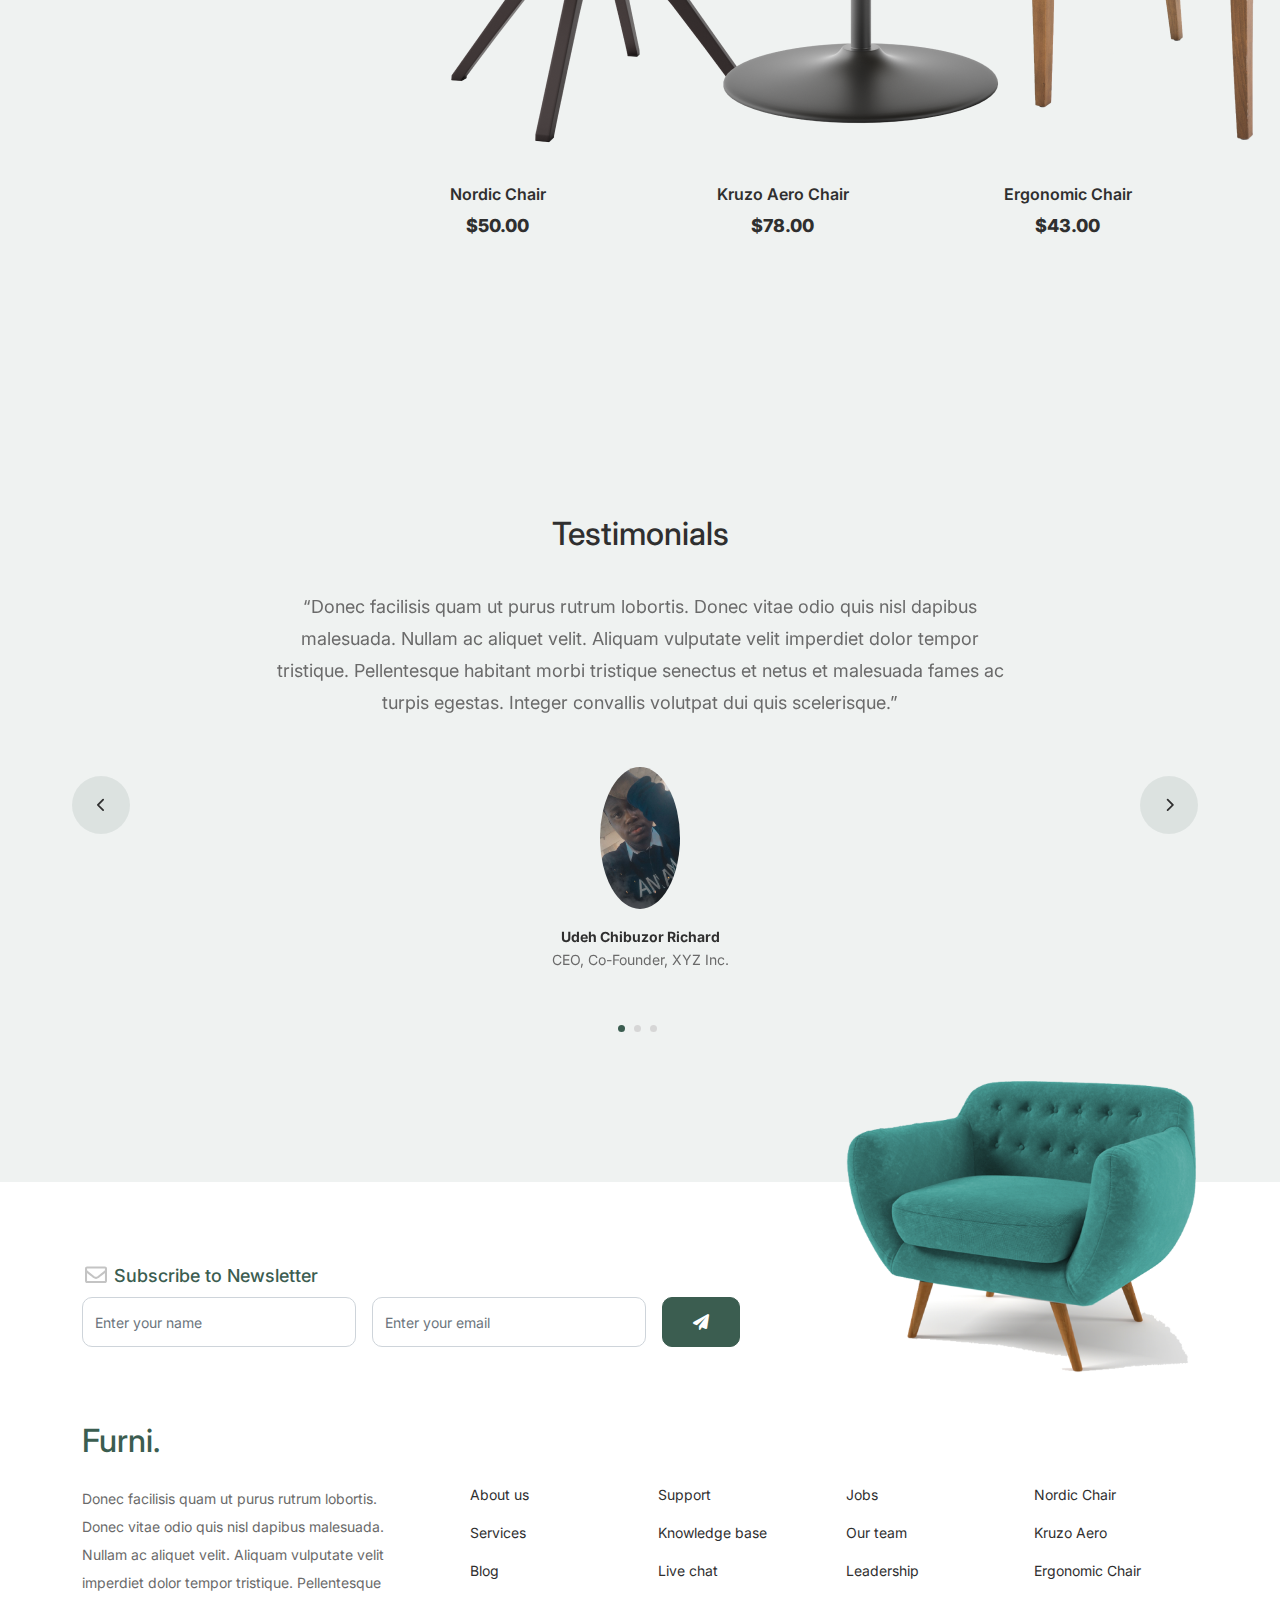
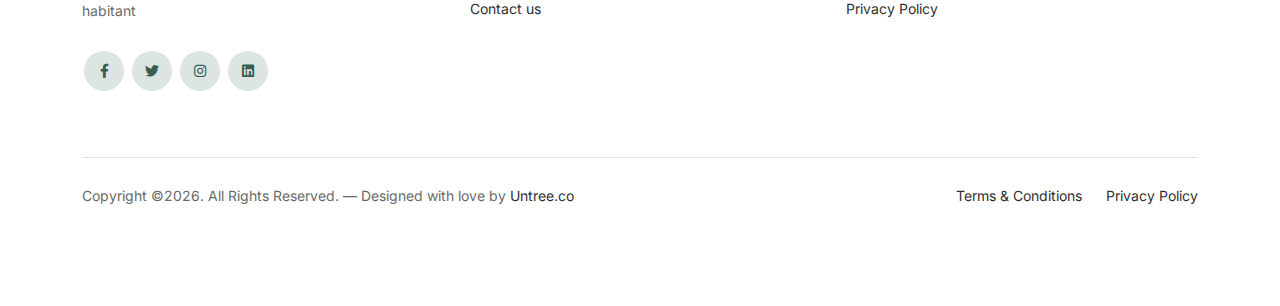
<file: services.html>
<!doctype html>
<html lang="en">
<head>
  <meta charset="utf-8">
  <meta name="viewport" content="width=device-width, initial-scale=1, shrink-to-fit=no">
  <meta name="author" content="Untree.co">
  <link rel="shortcut icon" href="favicon.png">

  <meta name="description" content="" />
  <meta name="keywords" content="bootstrap, bootstrap4" />

		<!-- Bootstrap CSS -->
		<link href="css/bootstrap.min.css" rel="stylesheet">
		<link href="https://cdnjs.cloudflare.com/ajax/libs/font-awesome/6.0.0-beta3/css/all.min.css" rel="stylesheet">
		<link href="css/tiny-slider.css" rel="stylesheet">
		<link href="css/style.css" rel="stylesheet">
		<title>wood wonders furniture</title>
	</head>

	<body>

		<!-- Start Header/Navigation -->
		<nav class="custom-navbar navbar navbar navbar-expand-md navbar-dark bg-dark" arial-label="Furni navigation bar">

			<div class="container">
				<a class="navbar-brand" href="index.html">Wood wonder furniture<span>.</span></a>

				<button class="navbar-toggler" type="button" data-bs-toggle="collapse" data-bs-target="#navbarsFurni" aria-controls="navbarsFurni" aria-expanded="false" aria-label="Toggle navigation">
					<span class="navbar-toggler-icon"></span>
				</button>

				<div class="collapse navbar-collapse" id="navbarsFurni">
					<ul class="custom-navbar-nav navbar-nav ms-auto mb-2 mb-md-0">
						<li class="nav-item">
							<a class="nav-link" href="index.html">Home</a>
						</li>
						<li><a class="nav-link" href="shop.html">Shop</a></li>
						<li><a class="nav-link" href="about.html">About us</a></li>
						<li class="active"><a class="nav-link" href="services.html">Services</a></li>
						<li><a class="nav-link" href="blog.html">Blog</a></li>
						<li><a class="nav-link" href="contact.html">Contact us</a></li>
					</ul>

					<ul class="custom-navbar-cta navbar-nav mb-2 mb-md-0 ms-5">
						<li><a class="nav-link" href="#"><img src="images/user.svg"></a></li>
						<li><a class="nav-link" href="cart.html"><img src="images/cart.svg"></a></li>
					</ul>
				</div>
			</div>
				
		</nav>
		<!-- End Header/Navigation -->

		<!-- Start Hero Section -->
			<div class="hero">
				<div class="container">
					<div class="row justify-content-between">
						<div class="col-lg-5">
							<div class="intro-excerpt">
								<h1>Services</h1>
								<p class="mb-4">we Provide you with quality modern furnitures, That are made out of the best materials in the world </p>
								<p><a href="" class="btn btn-primary me-2">Shop Now</a><a href="#" class="btn btn-white-outline">Explore</a></p>
							</div>
						</div>
						<div class="col-lg-7">
							<div class="hero-img-wrap">
								<img src="images/couch.png" class="img-fluid">
							</div>
						</div>
					</div>
				</div>
			</div>
		<!-- End Hero Section -->

		

		<!-- Start Why Choose Us Section -->
		<div class="why-choose-section">
			<div class="container">
				
				
				<div class="row my-5">
					<div class="col-6 col-md-6 col-lg-3 mb-4">
						<div class="feature">
							<div class="icon">
								<img src="images/truck.svg" alt="Image" class="imf-fluid">
							</div>
							<h3>Fast &amp; Free Shipping</h3>
							<p>Donec vitae odio quis nisl dapibus malesuada. Nullam ac aliquet velit. Aliquam vulputate.</p>
						</div>
					</div>

					<div class="col-6 col-md-6 col-lg-3 mb-4">
						<div class="feature">
							<div class="icon">
								<img src="images/bag.svg" alt="Image" class="imf-fluid">
							</div>
							<h3>Easy to Shop</h3>
							<p>Donec vitae odio quis nisl dapibus malesuada. Nullam ac aliquet velit. Aliquam vulputate.</p>
						</div>
					</div>

					<div class="col-6 col-md-6 col-lg-3 mb-4">
						<div class="feature">
							<div class="icon">
								<img src="images/support.svg" alt="Image" class="imf-fluid">
							</div>
							<h3>24/7 Support</h3>
							<p>Donec vitae odio quis nisl dapibus malesuada. Nullam ac aliquet velit. Aliquam vulputate.</p>
						</div>
					</div>

					<div class="col-6 col-md-6 col-lg-3 mb-4">
						<div class="feature">
							<div class="icon">
								<img src="images/return.svg" alt="Image" class="imf-fluid">
							</div>
							<h3>Hassle Free Returns</h3>
							<p>Donec vitae odio quis nisl dapibus malesuada. Nullam ac aliquet velit. Aliquam vulputate.</p>
						</div>
					</div>

					<div class="col-6 col-md-6 col-lg-3 mb-4">
						<div class="feature">
							<div class="icon">
								<img src="images/truck.svg" alt="Image" class="imf-fluid">
							</div>
							<h3>Fast &amp; Free Shipping</h3>
							<p>Donec vitae odio quis nisl dapibus malesuada. Nullam ac aliquet velit. Aliquam vulputate.</p>
						</div>
					</div>

					<div class="col-6 col-md-6 col-lg-3 mb-4">
						<div class="feature">
							<div class="icon">
								<img src="images/bag.svg" alt="Image" class="imf-fluid">
							</div>
							<h3>Easy to Shop</h3>
							<p>Donec vitae odio quis nisl dapibus malesuada. Nullam ac aliquet velit. Aliquam vulputate.</p>
						</div>
					</div>

					<div class="col-6 col-md-6 col-lg-3 mb-4">
						<div class="feature">
							<div class="icon">
								<img src="images/support.svg" alt="Image" class="imf-fluid">
							</div>
							<h3>24/7 Support</h3>
							<p>Donec vitae odio quis nisl dapibus malesuada. Nullam ac aliquet velit. Aliquam vulputate.</p>
						</div>
					</div>

					<div class="col-6 col-md-6 col-lg-3 mb-4">
						<div class="feature">
							<div class="icon">
								<img src="images/return.svg" alt="Image" class="imf-fluid">
							</div>
							<h3>Hassle Free Returns</h3>
							<p>Donec vitae odio quis nisl dapibus malesuada. Nullam ac aliquet velit. Aliquam vulputate.</p>
						</div>
					</div>

				</div>
			
			</div>
		</div>
		<!-- End Why Choose Us Section -->

		<!-- Start Product Section -->
		<div class="product-section pt-0">
			<div class="container">
				<div class="row">

					<!-- Start Column 1 -->
					<div class="col-md-12 col-lg-3 mb-5 mb-lg-0">
						<h2 class="mb-4 section-title">Crafted with excellent material.</h2>
						<p class="mb-4">Donec vitae odio quis nisl dapibus malesuada. Nullam ac aliquet velit. Aliquam vulputate velit imperdiet dolor tempor tristique. </p>
						<p><a href="#" class="btn">Explore</a></p>
					</div> 
					<!-- End Column 1 -->

					<!-- Start Column 2 -->
					<div class="col-12 col-md-4 col-lg-3 mb-5 mb-md-0">
						<a class="product-item" href="#">
							<img src="images/product-1.png" class="img-fluid product-thumbnail">
							<h3 class="product-title">Nordic Chair</h3>
							<strong class="product-price">$50.00</strong>

							<span class="icon-cross">
								<img src="images/cross.svg" class="img-fluid">
							</span>
						</a>
					</div> 
					<!-- End Column 2 -->

					<!-- Start Column 3 -->
					<div class="col-12 col-md-4 col-lg-3 mb-5 mb-md-0">
						<a class="product-item" href="#">
							<img src="images/product-2.png" class="img-fluid product-thumbnail">
							<h3 class="product-title">Kruzo Aero Chair</h3>
							<strong class="product-price">$78.00</strong>

							<span class="icon-cross">
								<img src="images/cross.svg" class="img-fluid">
							</span>
						</a>
					</div>
					<!-- End Column 3 -->

					<!-- Start Column 4 -->
					<div class="col-12 col-md-4 col-lg-3 mb-5 mb-md-0">
						<a class="product-item" href="#">
							<img src="images/product-3.png" class="img-fluid product-thumbnail">
							<h3 class="product-title">Ergonomic Chair</h3>
							<strong class="product-price">$43.00</strong>

							<span class="icon-cross">
								<img src="images/cross.svg" class="img-fluid">
							</span>
						</a>
					</div>
					<!-- End Column 4 -->

				</div>
			</div>
		</div>
		<!-- End Product Section -->

		

		<!-- Start Testimonial Slider -->
		<div class="testimonial-section before-footer-section">
			<div class="container">
				<div class="row">
					<div class="col-lg-7 mx-auto text-center">
						<h2 class="section-title">Testimonials</h2>
					</div>
				</div>

				<div class="row justify-content-center">
					<div class="col-lg-12">
						<div class="testimonial-slider-wrap text-center">

							<div id="testimonial-nav">
								<span class="prev" data-controls="prev"><span class="fa fa-chevron-left"></span></span>
								<span class="next" data-controls="next"><span class="fa fa-chevron-right"></span></span>
							</div>

							<div class="testimonial-slider">
								
								<div class="item">
									<div class="row justify-content-center">
										<div class="col-lg-8 mx-auto">

											<div class="testimonial-block text-center">
												<blockquote class="mb-5">
													<p>&ldquo;Donec facilisis quam ut purus rutrum lobortis. Donec vitae odio quis nisl dapibus malesuada. Nullam ac aliquet velit. Aliquam vulputate velit imperdiet dolor tempor tristique. Pellentesque habitant morbi tristique senectus et netus et malesuada fames ac turpis egestas. Integer convallis volutpat dui quis scelerisque.&rdquo;</p>
												</blockquote>

												<div class="author-info">
													<div class="author-pic">
														<img src="images/richard.jpg" alt="Maria Jones" class="img-fluid">
													</div>
													<h3 class="font-weight-bold">Udeh Chibuzor Richard</h3>
													<span class="position d-block mb-3">CEO, Co-Founder, XYZ Inc.</span>
												</div>
											</div>

										</div>
									</div>
								</div> 
								<!-- END item -->

								<div class="item">
									<div class="row justify-content-center">
										<div class="col-lg-8 mx-auto">

											<div class="testimonial-block text-center">
												<blockquote class="mb-5">
													<p>&ldquo;Donec facilisis quam ut purus rutrum lobortis. Donec vitae odio quis nisl dapibus malesuada. Nullam ac aliquet velit. Aliquam vulputate velit imperdiet dolor tempor tristique. Pellentesque habitant morbi tristique senectus et netus et malesuada fames ac turpis egestas. Integer convallis volutpat dui quis scelerisque.&rdquo;</p>
												</blockquote>

												<div class="author-info">
													<div class="author-pic">
														<img src="images/richard.jpg" alt="Maria Jones" class="img-fluid">
													</div>
													<h3 class="font-weight-bold">Udeh chibuzor Richard</h3>
													<span class="position d-block mb-3">CEO, Co-Founder, XYZ Inc.</span>
												</div>
											</div>

										</div>
									</div>
								</div> 
								<!-- END item -->

								<div class="item">
									<div class="row justify-content-center">
										<div class="col-lg-8 mx-auto">

											<div class="testimonial-block text-center">
												<blockquote class="mb-5">
													<p>&ldquo;Donec facilisis quam ut purus rutrum lobortis. Donec vitae odio quis nisl dapibus malesuada. Nullam ac aliquet velit. Aliquam vulputate velit imperdiet dolor tempor tristique. Pellentesque habitant morbi tristique senectus et netus et malesuada fames ac turpis egestas. Integer convallis volutpat dui quis scelerisque.&rdquo;</p>
												</blockquote>

												<div class="author-info">
													<div class="author-pic">
														<img src="images/richard.jpg" alt="Richard" class="img-fluid">
													</div>
													<h3 class="font-weight-bold">Udeh Chibuzor Richard</h3>
													<span class="position d-block mb-3">CEO, Co-Founder, XYZ Inc.</span>
												</div>
											</div>

										</div>
									</div>
								</div> 
								<!-- END item -->

							</div>

						</div>
					</div>
				</div>
			</div>
		</div>
		<!-- End Testimonial Slider -->

		

		<!-- Start Footer Section -->
		<footer class="footer-section">
			<div class="container relative">

				<div class="sofa-img">
					<img src="images/sofa.png" alt="Image" class="img-fluid">
				</div>

				<div class="row">
					<div class="col-lg-8">
						<div class="subscription-form">
							<h3 class="d-flex align-items-center"><span class="me-1"><img src="images/envelope-outline.svg" alt="Image" class="img-fluid"></span><span>Subscribe to Newsletter</span></h3>

							<form action="#" class="row g-3">
								<div class="col-auto">
									<input type="text" class="form-control" placeholder="Enter your name">
								</div>
								<div class="col-auto">
									<input type="email" class="form-control" placeholder="Enter your email">
								</div>
								<div class="col-auto">
									<button class="btn btn-primary">
										<span class="fa fa-paper-plane"></span>
									</button>
								</div>
							</form>

						</div>
					</div>
				</div>

				<div class="row g-5 mb-5">
					<div class="col-lg-4">
						<div class="mb-4 footer-logo-wrap"><a href="#" class="footer-logo">Furni<span>.</span></a></div>
						<p class="mb-4">Donec facilisis quam ut purus rutrum lobortis. Donec vitae odio quis nisl dapibus malesuada. Nullam ac aliquet velit. Aliquam vulputate velit imperdiet dolor tempor tristique. Pellentesque habitant</p>

						<ul class="list-unstyled custom-social">
							<li><a href="#"><span class="fa fa-brands fa-facebook-f"></span></a></li>
							<li><a href="#"><span class="fa fa-brands fa-twitter"></span></a></li>
							<li><a href="#"><span class="fa fa-brands fa-instagram"></span></a></li>
							<li><a href="#"><span class="fa fa-brands fa-linkedin"></span></a></li>
						</ul>
					</div>

					<div class="col-lg-8">
						<div class="row links-wrap">
							<div class="col-6 col-sm-6 col-md-3">
								<ul class="list-unstyled">
									<li><a href="#">About us</a></li>
									<li><a href="#">Services</a></li>
									<li><a href="#">Blog</a></li>
									<li><a href="#">Contact us</a></li>
								</ul>
							</div>

							<div class="col-6 col-sm-6 col-md-3">
								<ul class="list-unstyled">
									<li><a href="#">Support</a></li>
									<li><a href="#">Knowledge base</a></li>
									<li><a href="#">Live chat</a></li>
								</ul>
							</div>

							<div class="col-6 col-sm-6 col-md-3">
								<ul class="list-unstyled">
									<li><a href="#">Jobs</a></li>
									<li><a href="#">Our team</a></li>
									<li><a href="#">Leadership</a></li>
									<li><a href="#">Privacy Policy</a></li>
								</ul>
							</div>

							<div class="col-6 col-sm-6 col-md-3">
								<ul class="list-unstyled">
									<li><a href="#">Nordic Chair</a></li>
									<li><a href="#">Kruzo Aero</a></li>
									<li><a href="#">Ergonomic Chair</a></li>
								</ul>
							</div>
						</div>
					</div>

				</div>

				<div class="border-top copyright">
					<div class="row pt-4">
						<div class="col-lg-6">
							<p class="mb-2 text-center text-lg-start">Copyright &copy;<script>document.write(new Date().getFullYear());</script>. All Rights Reserved. &mdash; Designed with love by <a href="https://untree.co">Untree.co</a> <!-- License information: https://untree.co/license/ -->
            </p>
						</div>

						<div class="col-lg-6 text-center text-lg-end">
							<ul class="list-unstyled d-inline-flex ms-auto">
								<li class="me-4"><a href="#">Terms &amp; Conditions</a></li>
								<li><a href="#">Privacy Policy</a></li>
							</ul>
						</div>

					</div>
				</div>

			</div>
		</footer>
		<!-- End Footer Section -->	


		<script src="js/bootstrap.bundle.min.js"></script>
		<script src="js/tiny-slider.js"></script>
		<script src="js/custom.js"></script>
	</body>

</html>
</file>
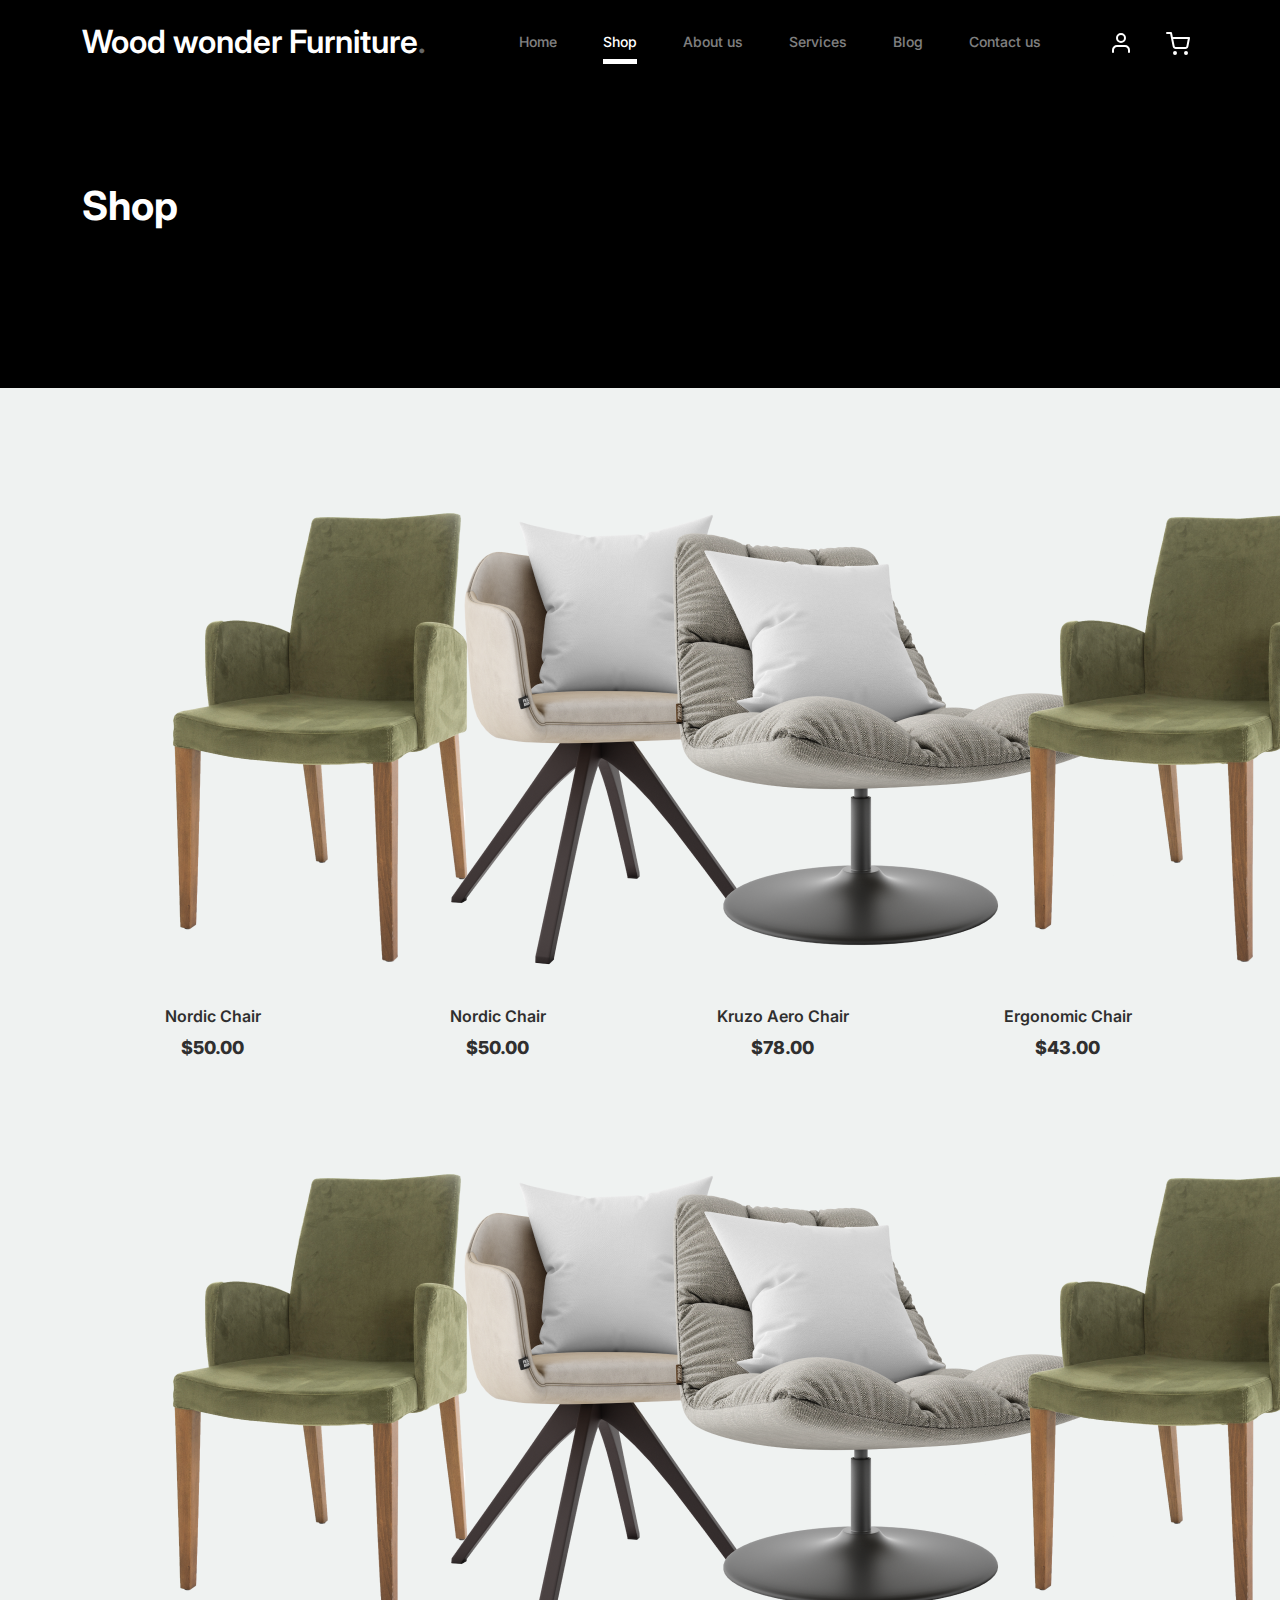
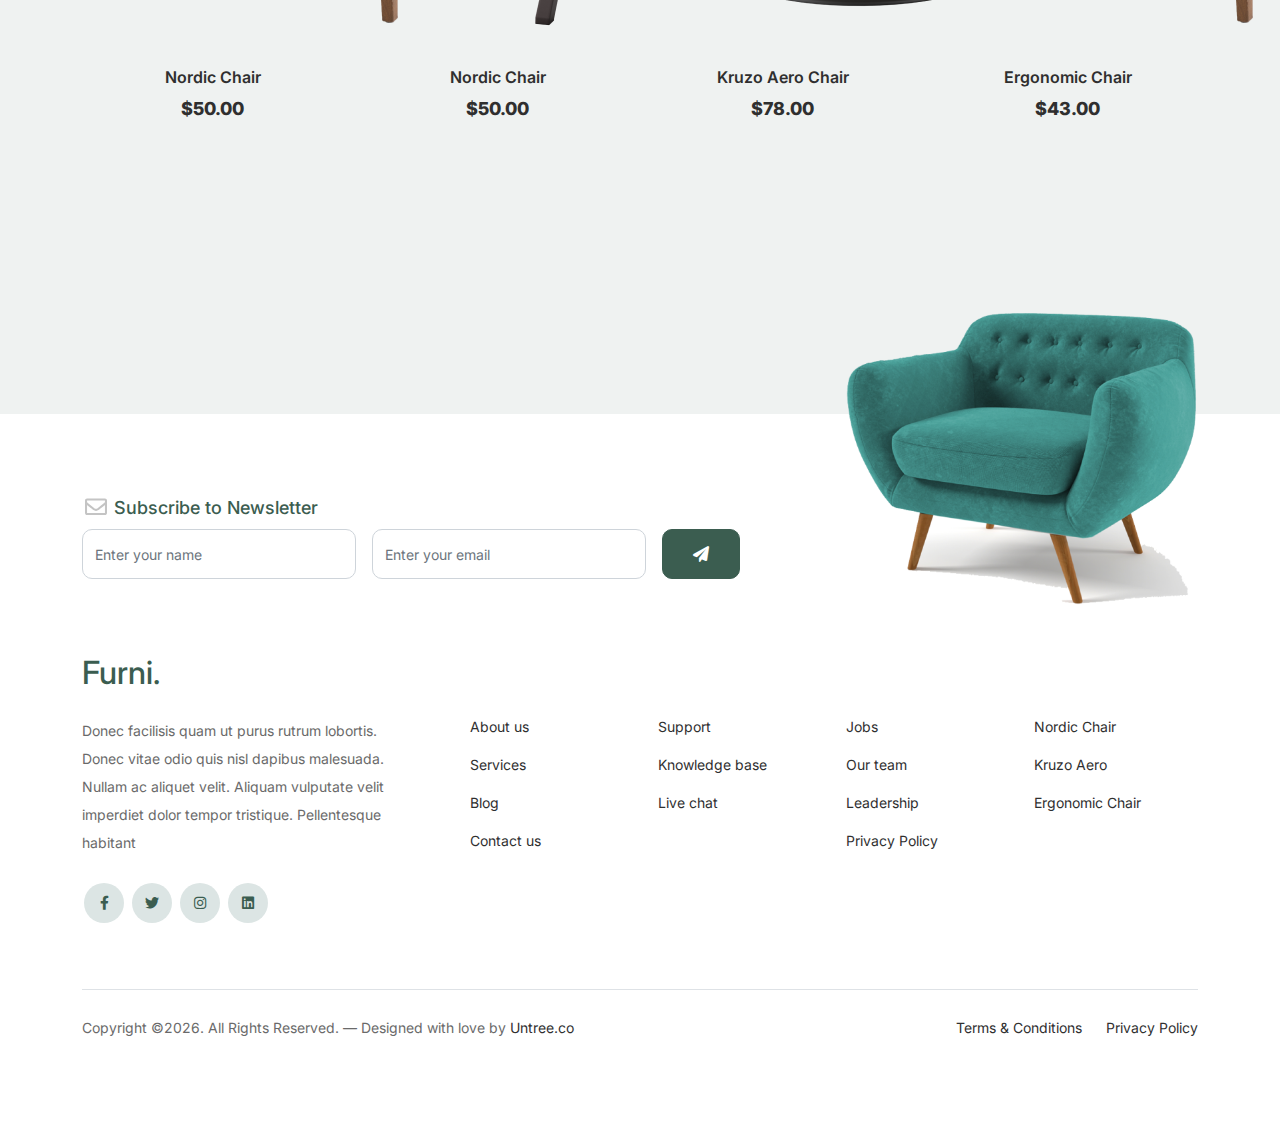
<file: shop.html>
<!doctype html>
<html lang="en">
<head>
  <meta charset="utf-8">
  <meta name="viewport" content="width=device-width, initial-scale=1, shrink-to-fit=no">
  <meta name="author" content="Untree.co">
  <link rel="shortcut icon" href="favicon.png">

  <meta name="description" content="" />
  <meta name="keywords" content="bootstrap, bootstrap4" />

		<!-- Bootstrap CSS -->
		<link href="css/bootstrap.min.css" rel="stylesheet">
		<link href="https://cdnjs.cloudflare.com/ajax/libs/font-awesome/6.0.0-beta3/css/all.min.css" rel="stylesheet">
		<link href="css/tiny-slider.css" rel="stylesheet">
		<link href="css/style.css" rel="stylesheet">
		<title>Wood wonder furnitures </title>
	</head>

	<body>

		<!-- Start Header/Navigation -->
		<nav class="custom-navbar navbar navbar navbar-expand-md navbar-dark bg-dark" arial-label="Furni navigation bar">

			<div class="container">
				<a class="navbar-brand" href="index.html">Wood wonder Furniture<span>.</span></a>

				<button class="navbar-toggler" type="button" data-bs-toggle="collapse" data-bs-target="#navbarsFurni" aria-controls="navbarsFurni" aria-expanded="false" aria-label="Toggle navigation">
					<span class="navbar-toggler-icon"></span>
				</button>

				<div class="collapse navbar-collapse" id="navbarsFurni">
					<ul class="custom-navbar-nav navbar-nav ms-auto mb-2 mb-md-0">
						<li class="nav-item ">
							<a class="nav-link" href="index.html">Home</a>
						</li>
						<li class="active"><a class="nav-link" href="shop.html">Shop</a></li>
						<li><a class="nav-link" href="about.html">About us</a></li>
						<li><a class="nav-link" href="services.html">Services</a></li>
						<li><a class="nav-link" href="blog.html">Blog</a></li>
						<li><a class="nav-link" href="contact.html">Contact us</a></li>
					</ul>

					<ul class="custom-navbar-cta navbar-nav mb-2 mb-md-0 ms-5">
						<li><a class="nav-link" href="#"><img src="images/user.svg"></a></li>
						<li><a class="nav-link" id="cart-item" href="cart.html"><img src="images/cart.svg"></a></li>
					</ul>
				</div>
			</div>
				
		</nav>
		<!-- End Header/Navigation -->

		<!-- Start Hero Section -->
			<div class="hero">
				<div class="container">
					<div class="row justify-content-between">
						<div class="col-lg-5">
							<div class="intro-excerpt">
								<h1>Shop</h1>
							</div>
						</div>
						<div class="col-lg-7">
							
						</div>
					</div>
				</div>
			</div>
		<!-- End Hero Section -->

		

		<div class="untree_co-section product-section before-footer-section">
		    <div class="container">
		      	<div class="row">

		      		<!-- Start Column 1 -->
					<div class="col-12 col-md-4 col-lg-3 mb-5">
						<a class="product-item" href="#">
							<img src="images/product-3.png" class="img-fluid product-thumbnail">
							<h3 class="product-title">Nordic Chair</h3>
							<strong class="product-price">$50.00</strong>

							<span class="icon-cross">
								<img src="images/cross.svg" class="img-fluid">
							</span>
						</a>
					</div> 
					<!-- End Column 1 -->
						
					<!-- Start Column 2 -->
					<div class="col-12 col-md-4 col-lg-3 mb-5">
						<a class="product-item" href="#">
							<img src="images/product-1.png" class="img-fluid product-thumbnail">
							<h3 class="product-title">Nordic Chair</h3>
							<strong class="product-price">$50.00</strong>

							<span class="icon-cross">
								<img src="images/cross.svg" class="img-fluid">
							</span>
						</a>
					</div> 
					<!-- End Column 2 -->

					<!-- Start Column 3 -->
					<div class="col-12 col-md-4 col-lg-3 mb-5">
						<a class="product-item" href="#">
							<img src="images/product-2.png" class="img-fluid product-thumbnail">
							<h3 class="product-title">Kruzo Aero Chair</h3>
							<strong class="product-price">$78.00</strong>

							<span class="icon-cross">
								<img src="images/cross.svg" class="img-fluid">
							</span>
						</a>
					</div>
					<!-- End Column 3 -->

					<!-- Start Column 4 -->
					<div class="col-12 col-md-4 col-lg-3 mb-5">
						<a class="product-item" href="#">
							<img src="images/product-3.png" class="img-fluid product-thumbnail">
							<h3 class="product-title">Ergonomic Chair</h3>
							<strong class="product-price">$43.00</strong>

							<span class="icon-cross">
								<img src="images/cross.svg" class="img-fluid">
							</span>
						</a>
					</div>
					<!-- End Column 4 -->


					<!-- Start Column 1 -->
					<div class="col-12 col-md-4 col-lg-3 mb-5">
						<a class="product-item" href="#">
							<img src="images/product-3.png" class="img-fluid product-thumbnail">
							<h3 class="product-title">Nordic Chair</h3>
							<strong class="product-price">$50.00</strong>

							<span class="icon-cross">
								<img src="images/cross.svg" class="img-fluid">
							</span>
						</a>
					</div> 
					<!-- End Column 1 -->
						
					<!-- Start Column 2 -->
					<div class="col-12 col-md-4 col-lg-3 mb-5">
						<a class="product-item" href="#">
							<img src="images/product-1.png" class="img-fluid product-thumbnail">
							<h3 class="product-title">Nordic Chair</h3>
							<strong class="product-price">$50.00</strong>

							<span class="icon-cross">
								<img src="images/cross.svg" class="img-fluid">
							</span>
						</a>
					</div> 
					<!-- End Column 2 -->

					<!-- Start Column 3 -->
					<div class="col-12 col-md-4 col-lg-3 mb-5">
						<a class="product-item" href="#">
							<img src="images/product-2.png" class="img-fluid product-thumbnail">
							<h3 class="product-title">Kruzo Aero Chair</h3>
							<strong class="product-price">$78.00</strong>

							<span class="icon-cross">
								<img src="images/cross.svg" class="img-fluid">
							</span>
						</a>
					</div>
					<!-- End Column 3 -->

					<!-- Start Column 4 -->
					<div class="col-12 col-md-4 col-lg-3 mb-5">
						<a class="product-item" href="#">
							<img src="images/product-3.png" class="img-fluid product-thumbnail">
							<h3 class="product-title">Ergonomic Chair</h3>
							<strong class="product-price">$43.00</strong>

							<span class="icon-cross">
								<img src="images/cross.svg" class="img-fluid">
							</span>
						</a>
					</div>
					<!-- End Column 4 -->

		      	</div>
		    </div>
		</div>


		<!-- Start Footer Section -->
		<footer class="footer-section">
			<div class="container relative">

				<div class="sofa-img">
					<img src="images/sofa.png" alt="Image" class="img-fluid">
				</div>

				<div class="row">
					<div class="col-lg-8">
						<div class="subscription-form">
							<h3 class="d-flex align-items-center"><span class="me-1"><img src="images/envelope-outline.svg" alt="Image" class="img-fluid"></span><span>Subscribe to Newsletter</span></h3>

							<form action="#" class="row g-3">
								<div class="col-auto">
									<input type="text" class="form-control" placeholder="Enter your name">
								</div>
								<div class="col-auto">
									<input type="email" class="form-control" placeholder="Enter your email">
								</div>
								<div class="col-auto">
									<button class="btn btn-primary">
										<span class="fa fa-paper-plane"></span>
									</button>
								</div>
							</form>

						</div>
					</div>
				</div>

				<div class="row g-5 mb-5">
					<div class="col-lg-4">
						<div class="mb-4 footer-logo-wrap"><a href="#" class="footer-logo">Furni<span>.</span></a></div>
						<p class="mb-4">Donec facilisis quam ut purus rutrum lobortis. Donec vitae odio quis nisl dapibus malesuada. Nullam ac aliquet velit. Aliquam vulputate velit imperdiet dolor tempor tristique. Pellentesque habitant</p>

						<ul class="list-unstyled custom-social">
							<li><a href="#"><span class="fa fa-brands fa-facebook-f"></span></a></li>
							<li><a href="#"><span class="fa fa-brands fa-twitter"></span></a></li>
							<li><a href="#"><span class="fa fa-brands fa-instagram"></span></a></li>
							<li><a href="#"><span class="fa fa-brands fa-linkedin"></span></a></li>
						</ul>
					</div>

					<div class="col-lg-8">
						<div class="row links-wrap">
							<div class="col-6 col-sm-6 col-md-3">
								<ul class="list-unstyled">
									<li><a href="#">About us</a></li>
									<li><a href="#">Services</a></li>
									<li><a href="#">Blog</a></li>
									<li><a href="#">Contact us</a></li>
								</ul>
							</div>

							<div class="col-6 col-sm-6 col-md-3">
								<ul class="list-unstyled">
									<li><a href="#">Support</a></li>
									<li><a href="#">Knowledge base</a></li>
									<li><a href="#">Live chat</a></li>
								</ul>
							</div>

							<div class="col-6 col-sm-6 col-md-3">
								<ul class="list-unstyled">
									<li><a href="#">Jobs</a></li>
									<li><a href="#">Our team</a></li>
									<li><a href="#">Leadership</a></li>
									<li><a href="#">Privacy Policy</a></li>
								</ul>
							</div>

							<div class="col-6 col-sm-6 col-md-3">
								<ul class="list-unstyled">
									<li><a href="#">Nordic Chair</a></li>
									<li><a href="#">Kruzo Aero</a></li>
									<li><a href="#">Ergonomic Chair</a></li>
								</ul>
							</div>
						</div>
					</div>

				</div>

				<div class="border-top copyright">
					<div class="row pt-4">
						<div class="col-lg-6">
							<p class="mb-2 text-center text-lg-start">Copyright &copy;<script>document.write(new Date().getFullYear());</script>. All Rights Reserved. &mdash; Designed with love by <a href="https://untree.co">Untree.co</a> <!-- License information: https://untree.co/license/ -->
            </p>
						</div>

						<div class="col-lg-6 text-center text-lg-end">
							<ul class="list-unstyled d-inline-flex ms-auto">
								<li class="me-4"><a href="#">Terms &amp; Conditions</a></li>
								<li><a href="#">Privacy Policy</a></li>
							</ul>
						</div>

					</div>
				</div>

			</div>
		</footer>
		<!-- End Footer Section -->	


		<script src="js/bootstrap.bundle.min.js"></script>
		<script src="js/tiny-slider.js"></script>
		<script src="js/custom.js"></script>
	</body>

</html>
</file>
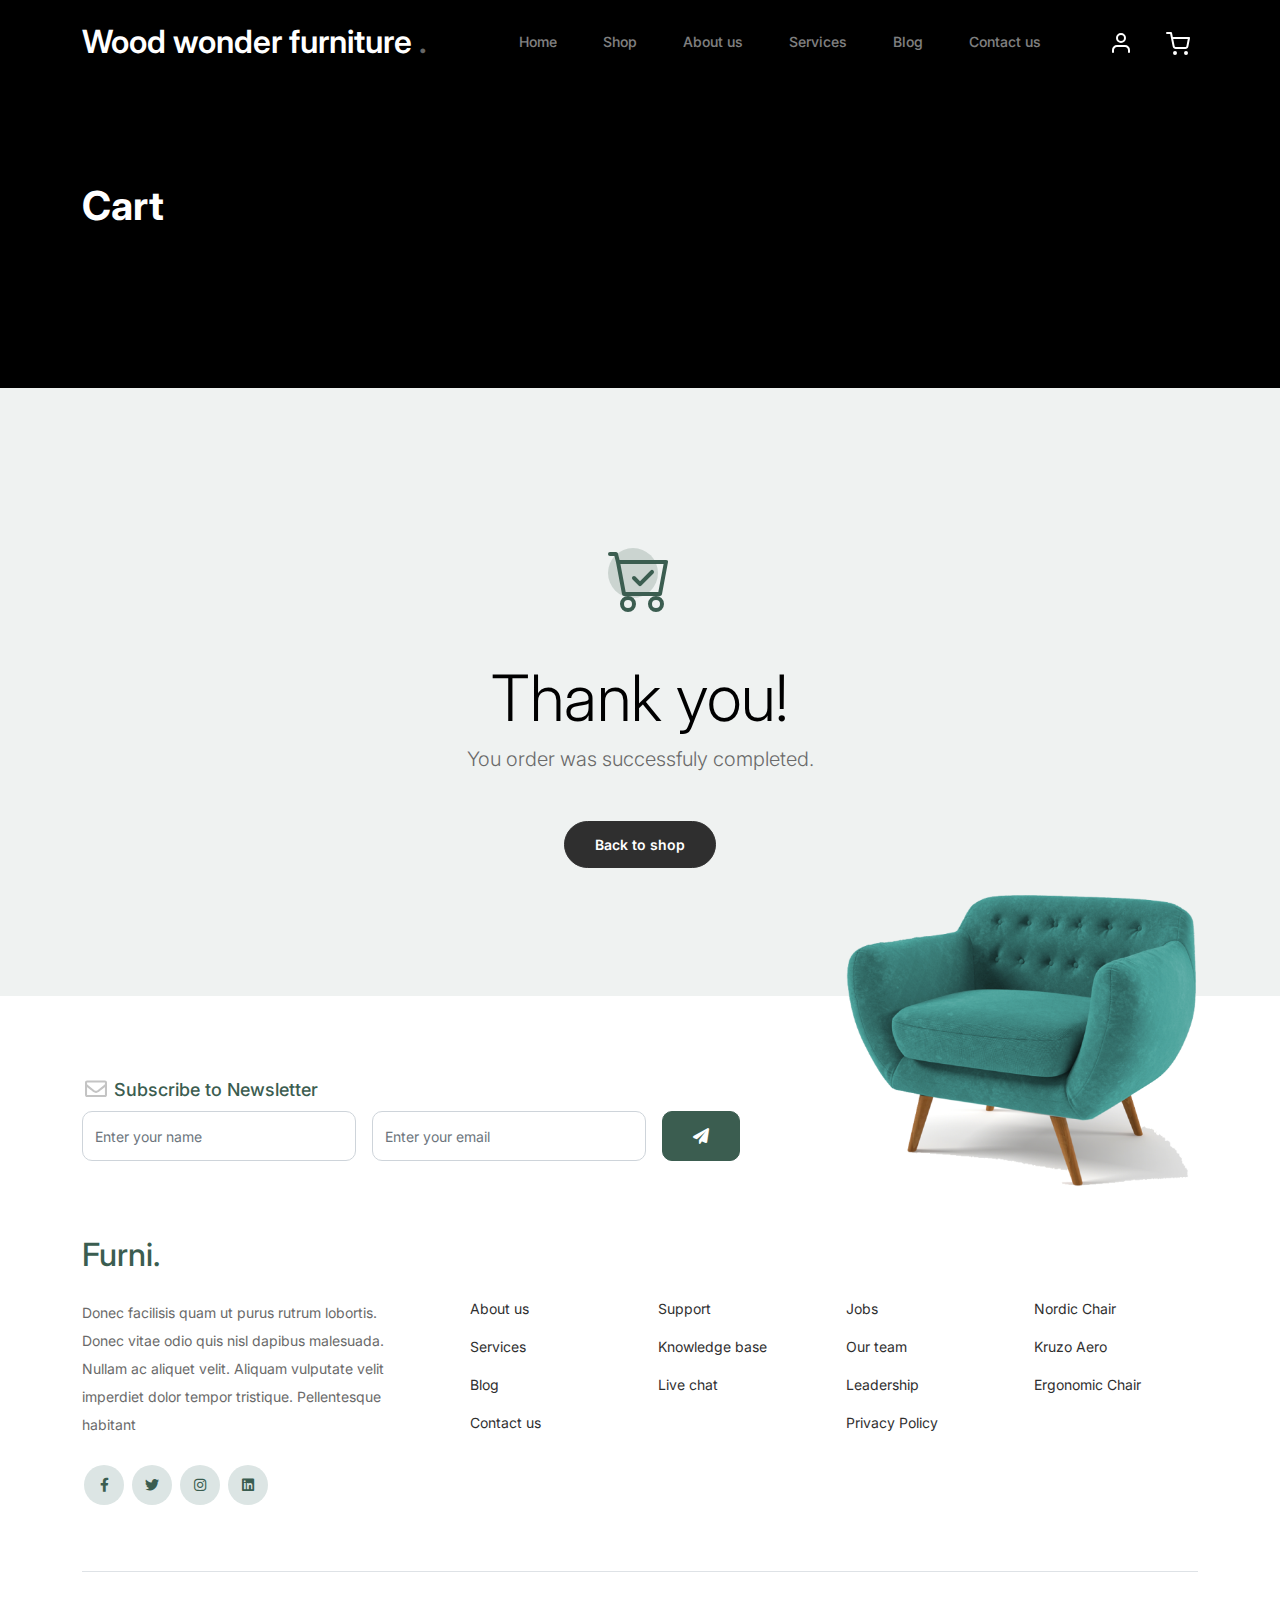
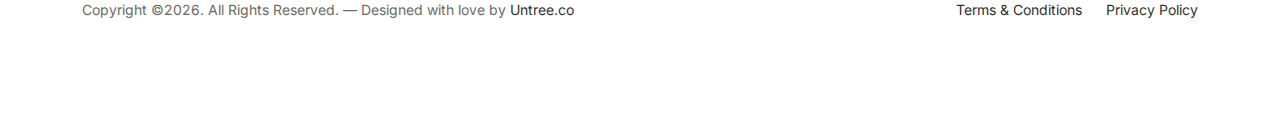
<file: thankyou.html>
<!doctype html>
<html lang="en">
<head>
  <meta charset="utf-8">
  <meta name="viewport" content="width=device-width, initial-scale=1, shrink-to-fit=no">
  <meta name="author" content="Untree.co">
  <link rel="shortcut icon" href="favicon.png">

  <meta name="description" content="" />
  <meta name="keywords" content="bootstrap, bootstrap4" />

		<!-- Bootstrap CSS -->
		<link href="css/bootstrap.min.css" rel="stylesheet">
		<link href="https://cdnjs.cloudflare.com/ajax/libs/font-awesome/6.0.0-beta3/css/all.min.css" rel="stylesheet">
		<link href="css/tiny-slider.css" rel="stylesheet">
		<link href="css/style.css" rel="stylesheet">
		<title>Wood wonder furniture </title>
	</head>

	<body>

		<!-- Start Header/Navigation -->
		<nav class="custom-navbar navbar navbar navbar-expand-md navbar-dark bg-dark" arial-label="Furni navigation bar">

			<div class="container">
				<a class="navbar-brand" href="index.html">Wood wonder furniture <span>.</span></a>

				<button class="navbar-toggler" type="button" data-bs-toggle="collapse" data-bs-target="#navbarsFurni" aria-controls="navbarsFurni" aria-expanded="false" aria-label="Toggle navigation">
					<span class="navbar-toggler-icon"></span>
				</button>

				<div class="collapse navbar-collapse" id="navbarsFurni">
					<ul class="custom-navbar-nav navbar-nav ms-auto mb-2 mb-md-0">
						<li class="nav-item ">
							<a class="nav-link" href="index.html">Home</a>
						</li>
						<li><a class="nav-link" href="shop.html">Shop</a></li>
						<li><a class="nav-link" href="about.html">About us</a></li>
						<li><a class="nav-link" href="services.html">Services</a></li>
						<li><a class="nav-link" href="blog.html">Blog</a></li>
						<li><a class="nav-link" href="contact.html">Contact us</a></li>
					</ul>

					<ul class="custom-navbar-cta navbar-nav mb-2 mb-md-0 ms-5">
						<li><a class="nav-link" href="#"><img src="images/user.svg"></a></li>
						<li><a class="nav-link" href="cart.html"><img src="images/cart.svg"></a></li>
					</ul>
				</div>
			</div>
				
		</nav>
		<!-- End Header/Navigation -->

		<!-- Start Hero Section -->
			<div class="hero">
				<div class="container">
					<div class="row justify-content-between">
						<div class="col-lg-5">
							<div class="intro-excerpt">
								<h1>Cart</h1>
							</div>
						</div>
						<div class="col-lg-7">
							
						</div>
					</div>
				</div>
			</div>
		<!-- End Hero Section -->

		

		<div class="untree_co-section">
    <div class="container">
      <div class="row">
        <div class="col-md-12 text-center pt-5">
          <span class="display-3 thankyou-icon text-primary">
            <svg width="1em" height="1em" viewBox="0 0 16 16" class="bi bi-cart-check mb-5" fill="currentColor" xmlns="http://www.w3.org/2000/svg">
              <path fill-rule="evenodd" d="M11.354 5.646a.5.5 0 0 1 0 .708l-3 3a.5.5 0 0 1-.708 0l-1.5-1.5a.5.5 0 1 1 .708-.708L8 8.293l2.646-2.647a.5.5 0 0 1 .708 0z"/>
              <path fill-rule="evenodd" d="M0 1.5A.5.5 0 0 1 .5 1H2a.5.5 0 0 1 .485.379L2.89 3H14.5a.5.5 0 0 1 .491.592l-1.5 8A.5.5 0 0 1 13 12H4a.5.5 0 0 1-.491-.408L2.01 3.607 1.61 2H.5a.5.5 0 0 1-.5-.5zM3.102 4l1.313 7h8.17l1.313-7H3.102zM5 12a2 2 0 1 0 0 4 2 2 0 0 0 0-4zm7 0a2 2 0 1 0 0 4 2 2 0 0 0 0-4zm-7 1a1 1 0 1 0 0 2 1 1 0 0 0 0-2zm7 0a1 1 0 1 0 0 2 1 1 0 0 0 0-2z"/>
            </svg>
          </span>
          <h2 class="display-3 text-black">Thank you!</h2>
          <p class="lead mb-5">You order was successfuly completed.</p>
          <p><a href="shop.html" class="btn btn-sm btn-outline-black">Back to shop</a></p>
        </div>
      </div>
    </div>
  </div>

		<!-- Start Footer Section -->
		<footer class="footer-section">
			<div class="container relative">

				<div class="sofa-img">
					<img src="images/sofa.png" alt="Image" class="img-fluid">
				</div>

				<div class="row">
					<div class="col-lg-8">
						<div class="subscription-form">
							<h3 class="d-flex align-items-center"><span class="me-1"><img src="images/envelope-outline.svg" alt="Image" class="img-fluid"></span><span>Subscribe to Newsletter</span></h3>

							<form action="#" class="row g-3">
								<div class="col-auto">
									<input type="text" class="form-control" placeholder="Enter your name">
								</div>
								<div class="col-auto">
									<input type="email" class="form-control" placeholder="Enter your email">
								</div>
								<div class="col-auto">
									<button class="btn btn-primary">
										<span class="fa fa-paper-plane"></span>
									</button>
								</div>
							</form>

						</div>
					</div>
				</div>

				<div class="row g-5 mb-5">
					<div class="col-lg-4">
						<div class="mb-4 footer-logo-wrap"><a href="#" class="footer-logo">Furni<span>.</span></a></div>
						<p class="mb-4">Donec facilisis quam ut purus rutrum lobortis. Donec vitae odio quis nisl dapibus malesuada. Nullam ac aliquet velit. Aliquam vulputate velit imperdiet dolor tempor tristique. Pellentesque habitant</p>

						<ul class="list-unstyled custom-social">
							<li><a href="#"><span class="fa fa-brands fa-facebook-f"></span></a></li>
							<li><a href="#"><span class="fa fa-brands fa-twitter"></span></a></li>
							<li><a href="#"><span class="fa fa-brands fa-instagram"></span></a></li>
							<li><a href="#"><span class="fa fa-brands fa-linkedin"></span></a></li>
						</ul>
					</div>

					<div class="col-lg-8">
						<div class="row links-wrap">
							<div class="col-6 col-sm-6 col-md-3">
								<ul class="list-unstyled">
									<li><a href="#">About us</a></li>
									<li><a href="#">Services</a></li>
									<li><a href="#">Blog</a></li>
									<li><a href="#">Contact us</a></li>
								</ul>
							</div>

							<div class="col-6 col-sm-6 col-md-3">
								<ul class="list-unstyled">
									<li><a href="#">Support</a></li>
									<li><a href="#">Knowledge base</a></li>
									<li><a href="#">Live chat</a></li>
								</ul>
							</div>

							<div class="col-6 col-sm-6 col-md-3">
								<ul class="list-unstyled">
									<li><a href="#">Jobs</a></li>
									<li><a href="#">Our team</a></li>
									<li><a href="#">Leadership</a></li>
									<li><a href="#">Privacy Policy</a></li>
								</ul>
							</div>

							<div class="col-6 col-sm-6 col-md-3">
								<ul class="list-unstyled">
									<li><a href="#">Nordic Chair</a></li>
									<li><a href="#">Kruzo Aero</a></li>
									<li><a href="#">Ergonomic Chair</a></li>
								</ul>
							</div>
						</div>
					</div>

				</div>

				<div class="border-top copyright">
					<div class="row pt-4">
						<div class="col-lg-6">
							<p class="mb-2 text-center text-lg-start">Copyright &copy;<script>document.write(new Date().getFullYear());</script>. All Rights Reserved. &mdash; Designed with love by <a href="https://untree.co">Untree.co</a> <!-- License information: https://untree.co/license/ -->
            </p>
						</div>

						<div class="col-lg-6 text-center text-lg-end">
							<ul class="list-unstyled d-inline-flex ms-auto">
								<li class="me-4"><a href="#">Terms &amp; Conditions</a></li>
								<li><a href="#">Privacy Policy</a></li>
							</ul>
						</div>

					</div>
				</div>

			</div>
		</footer>
		<!-- End Footer Section -->	


		<script src="js/bootstrap.bundle.min.js"></script>
		<script src="js/tiny-slider.js"></script>
		<script src="js/custom.js"></script>
	</body>

</html>
</file>
<file: css/tiny-slider.css>
.tns-outer{padding:0 !important}.tns-outer [hidden]{display:none !important}.tns-outer [aria-controls],.tns-outer [data-action]{cursor:pointer}.tns-slider{-webkit-transition:all 0s;-moz-transition:all 0s;transition:all 0s}.tns-slider>.tns-item{-webkit-box-sizing:border-box;-moz-box-sizing:border-box;box-sizing:border-box}.tns-horizontal.tns-subpixel{white-space:nowrap}.tns-horizontal.tns-subpixel>.tns-item{display:inline-block;vertical-align:top;white-space:normal}.tns-horizontal.tns-no-subpixel:after{content:'';display:table;clear:both}.tns-horizontal.tns-no-subpixel>.tns-item{float:left}.tns-horizontal.tns-carousel.tns-no-subpixel>.tns-item{margin-right:-100%}.tns-no-calc{position:relative;left:0}.tns-gallery{position:relative;left:0;min-height:1px}.tns-gallery>.tns-item{position:absolute;left:-100%;-webkit-transition:transform 0s, opacity 0s;-moz-transition:transform 0s, opacity 0s;transition:transform 0s, opacity 0s}.tns-gallery>.tns-slide-active{position:relative;left:auto !important}.tns-gallery>.tns-moving{-webkit-transition:all 0.25s;-moz-transition:all 0.25s;transition:all 0.25s}.tns-autowidth{display:inline-block}.tns-lazy-img{-webkit-transition:opacity 0.6s;-moz-transition:opacity 0.6s;transition:opacity 0.6s;opacity:0.6}.tns-lazy-img.tns-complete{opacity:1}.tns-ah{-webkit-transition:height 0s;-moz-transition:height 0s;transition:height 0s}.tns-ovh{overflow:hidden}.tns-visually-hidden{position:absolute;left:-10000em}.tns-transparent{opacity:0;visibility:hidden}.tns-fadeIn{opacity:1;filter:alpha(opacity=100);z-index:0}.tns-normal,.tns-fadeOut{opacity:0;filter:alpha(opacity=0);z-index:-1}.tns-vpfix{white-space:nowrap}.tns-vpfix>div,.tns-vpfix>li{display:inline-block}.tns-t-subp2{margin:0 auto;width:310px;position:relative;height:10px;overflow:hidden}.tns-t-ct{width:2333.3333333%;width:-webkit-calc(100% * 70 / 3);width:-moz-calc(100% * 70 / 3);width:calc(100% * 70 / 3);position:absolute;right:0}.tns-t-ct:after{content:'';display:table;clear:both}.tns-t-ct>div{width:1.4285714%;width:-webkit-calc(100% / 70);width:-moz-calc(100% / 70);width:calc(100% / 70);height:10px;float:left}

/*# sourceMappingURL=sourcemaps/tiny-slider.css.map */
</file>
<file: css/style.css>
/*
* Template Name: UntreeStore
* Template Author: Untree.co
* Author URI: https://untree.co/
* License: https://creativecommons.org/licenses/by/3.0/
*/
@import url("https://fonts.googleapis.com/css2?family=Inter:wght@400;500;600;700;800&display=swap");
body {
  overflow-x: hidden;
  position: relative; }

body {
  font-family: "Inter", sans-serif;
  font-weight: 400;
  line-height: 28px;
  color: #6a6a6a;
  font-size: 14px;
  background-color: #eff2f1; }

a {
  text-decoration: none;
  -webkit-transition: .3s all ease;
  -o-transition: .3s all ease;
  transition: .3s all ease;
  color: #2f2f2f;
  text-decoration: underline; }
  a:hover {
    color: #2f2f2f;
    text-decoration: none; }
  a.more {
    font-weight: 600; }

.custom-navbar {
  background: black !important;
  padding-top: 20px;
  padding-bottom: 20px; }
  .custom-navbar .navbar-brand {
    font-size: 32px;
    font-weight: 600; }
    .custom-navbar .navbar-brand > span {
      opacity: .4; }
  .custom-navbar .navbar-toggler {
    border-color: transparent; }
    .custom-navbar .navbar-toggler:active, .custom-navbar .navbar-toggler:focus {
      -webkit-box-shadow: none;
      box-shadow: none;
      outline: none; }
  @media (min-width: 992px) {
    .custom-navbar .custom-navbar-nav li {
      margin-left: 15px;
      margin-right: 15px; } }
  .custom-navbar .custom-navbar-nav li a {
    font-weight: 500;
    color: #ffffff !important;
    opacity: .5;
    -webkit-transition: .3s all ease;
    -o-transition: .3s all ease;
    transition: .3s all ease;
    position: relative; }
    @media (min-width: 768px) {
      .custom-navbar .custom-navbar-nav li a:before {
        content: "";
        position: absolute;
        bottom: 0;
        left: 8px;
        right: 8px;
        background: white;
        height: 5px;
        opacity: 1;
        visibility: visible;
        width: 0;
        -webkit-transition: .15s all ease-out;
        -o-transition: .15s all ease-out;
        transition: .15s all ease-out; } }
    .custom-navbar .custom-navbar-nav li a:hover {
      opacity: 1; }
      .custom-navbar .custom-navbar-nav li a:hover:before {
        width: calc(100% - 16px); }
  .custom-navbar .custom-navbar-nav li.active a {
    opacity: 1; }
    .custom-navbar .custom-navbar-nav li.active a:before {
      width: calc(100% - 16px); }
  .custom-navbar .custom-navbar-cta {
    margin-left: 0 !important;
    -webkit-box-orient: horizontal;
    -webkit-box-direction: normal;
    -ms-flex-direction: row;
    flex-direction: row; }
    @media (min-width: 768px) {
      .custom-navbar .custom-navbar-cta {
        margin-left: 40px !important; } }
    .custom-navbar .custom-navbar-cta li {
      margin-left: 0px;
      margin-right: 0px; }
      .custom-navbar .custom-navbar-cta li:first-child {
        margin-right: 20px; }

.hero {
  background: black;
  padding: calc(4rem - 30px) 0 0rem 0; }
  @media (min-width: 768px) {
    .hero {
      padding: calc(4rem - 30px) 0 4rem 0; } }
  @media (min-width: 992px) {
    .hero {
      padding: calc(8rem - 30px) 0 8rem 0; } }
  .hero .intro-excerpt {
    position: relative;
    z-index: 4; }

    @media (min-width: 992px) {
      .hero .intro-excerpt {
        max-width: 450px; } }
  .hero h1 {
    font-weight: 700;
    color: #ffffff;
    margin-bottom: 30px; }
    @media (min-width: 1400px) {
      .hero h1 {
        font-size: 54px; } }
  .hero p {
    color: rgba(255, 255, 255, 0.5);
    margin-botom: 30px; }
  .hero .hero-img-wrap {
    position: relative; }
    .hero .hero-img-wrap img {
      position: relative;
      top: 0px;
      right: 0px;
      z-index: 2;
      max-width: 780px;
      left: -20px; }
      @media (min-width: 768px) {
        .hero .hero-img-wrap img {
          right: 0px;
          left: -100px; } }
      @media (min-width: 992px) {
        .hero .hero-img-wrap img {
          left: 0px;
          top: -80px;
          position: absolute;
          right: -50px; } }
      @media (min-width: 1200px) {
        .hero .hero-img-wrap img {
          left: 0px;
          top: -80px;
          right: -100px; } }
    .hero .hero-img-wrap:after {
      content: "";
      position: absolute;
      width: 255px;
      height: 217px;
      background-image: url("../images/dots-light.svg");
      background-size: contain;
      background-repeat: no-repeat;
      right: -100px;
      top: -0px; }
      @media (min-width: 1200px) {
        .hero .hero-img-wrap:after {
          top: -40px; } }

.btn {
  font-weight: 600;
  padding: 12px 30px;
  border-radius: 30px;
  color: #ffffff;
  background: #2f2f2f;
  border-color: #2f2f2f; }
  .btn:hover {
    color: #ffffff;
    background: #222222;
    border-color: #222222; }
  .btn:active, .btn:focus {
    outline: none !important;
    -webkit-box-shadow: none;
    box-shadow: none; }
  .btn.btn-primary {
    background: #3b5d50;
    border-color: #3b5d50; }
    .btn.btn-primary:hover {
      background: #314d43;
      border-color: #314d43; }
  .btn.btn-secondary {
    color: #2f2f2f;
    background: #f9bf29;
    border-color: #f9bf29; }
    .btn.btn-secondary:hover {
      background: #f8b810;
      border-color: #f8b810; }
  .btn.btn-white-outline {
    background: transparent;
    border-width: 2px;
    border-color: rgba(255, 255, 255, 0.3); }
    .btn.btn-white-outline:hover {
      border-color: white;
      color: #ffffff; }

.section-title {
  color: #2f2f2f; }

.product-section {
  padding: 7rem 0; }
  .product-section .product-item {
    text-align: center;
    text-decoration: none;
    display: block;
    position: relative;
    padding-bottom: 50px;
    cursor: pointer; }
    .product-section .product-item .product-thumbnail {
      margin-bottom: 30px;
      position: relative;
      top: 0;
      -webkit-transition: .3s all ease;
      -o-transition: .3s all ease;
      transition: .3s all ease; }
    .product-section .product-item h3 {
      font-weight: 600;
      font-size: 16px; }
    .product-section .product-item strong {
      font-weight: 800 !important;
      font-size: 18px !important; }
    .product-section .product-item h3, .product-section .product-item strong {
      color: #2f2f2f;
      text-decoration: none; }
    .product-section .product-item .icon-cross {
      position: absolute;
      width: 35px;
      height: 35px;
      display: inline-block;
      background: #2f2f2f;
      bottom: 15px;
      left: 50%;
      -webkit-transform: translateX(-50%);
      -ms-transform: translateX(-50%);
      transform: translateX(-50%);
      margin-bottom: -17.5px;
      border-radius: 50%;
      opacity: 0;
      visibility: hidden;
      -webkit-transition: .3s all ease;
      -o-transition: .3s all ease;
      transition: .3s all ease; }
      .product-section .product-item .icon-cross img {
        position: absolute;
        left: 50%;
        top: 50%;
        -webkit-transform: translate(-50%, -50%);
        -ms-transform: translate(-50%, -50%);
        transform: translate(-50%, -50%); }
    .product-section .product-item:before {
      bottom: 0;
      left: 0;
      right: 0;
      position: absolute;
      content: "";
      background: #dce5e4;
      height: 0%;
      z-index: -1;
      border-radius: 10px;
      -webkit-transition: .3s all ease;
      -o-transition: .3s all ease;
      transition: .3s all ease; }
    .product-section .product-item:hover .product-thumbnail {
      top: -25px; }
    .product-section .product-item:hover .icon-cross {
      bottom: 0;
      opacity: 1;
      visibility: visible; }
    .product-section .product-item:hover:before {
      height: 70%; }

.why-choose-section {
  padding: 7rem 0; }
  .why-choose-section .img-wrap {
    position: relative; }
    .why-choose-section .img-wrap:before {
      position: absolute;
      content: "";
      width: 255px;
      height: 217px;
      background-image: url("../images/dots-yellow.svg");
      background-repeat: no-repeat;
      background-size: contain;
      -webkit-transform: translate(-40%, -40%);
      -ms-transform: translate(-40%, -40%);
      transform: translate(-40%, -40%);
      z-index: -1; }
    .why-choose-section .img-wrap img {
      border-radius: 20px; }

.feature {
  margin-bottom: 30px; }
  .feature .icon {
    display: inline-block;
    position: relative;
    margin-bottom: 20px; }
    .feature .icon:before {
      content: "";
      width: 33px;
      height: 33px;
      position: absolute;
      background: rgba(59, 93, 80, 0.2);
      border-radius: 50%;
      right: -8px;
      bottom: 0; }
  .feature h3 {
    font-size: 14px;
    color: #2f2f2f; }
  .feature p {
    font-size: 14px;
    line-height: 22px;
    color: #6a6a6a; }

.we-help-section {
  padding: 7rem 0; }
  .we-help-section .imgs-grid {
    display: -ms-grid;
    display: grid;
    -ms-grid-columns: (1fr)[27];
    grid-template-columns: repeat(27, 1fr);
    position: relative; }
    .we-help-section .imgs-grid:before {
      position: absolute;
      content: "";
      width: 255px;
      height: 217px;
      background-image: url("../images/dots-green.svg");
      background-size: contain;
      background-repeat: no-repeat;
      -webkit-transform: translate(-40%, -40%);
      -ms-transform: translate(-40%, -40%);
      transform: translate(-40%, -40%);
      z-index: -1; }
    .we-help-section .imgs-grid .grid {
      position: relative; }
      .we-help-section .imgs-grid .grid img {
        border-radius: 20px;
        max-width: 100%; }
      .we-help-section .imgs-grid .grid.grid-1 {
        -ms-grid-column: 1;
        -ms-grid-column-span: 18;
        grid-column: 1 / span 18;
        -ms-grid-row: 1;
        -ms-grid-row-span: 27;
        grid-row: 1 / span 27; }
      .we-help-section .imgs-grid .grid.grid-2 {
        -ms-grid-column: 19;
        -ms-grid-column-span: 27;
        grid-column: 19 / span 27;
        -ms-grid-row: 1;
        -ms-grid-row-span: 5;
        grid-row: 1 / span 5;
        padding-left: 20px; }
      .we-help-section .imgs-grid .grid.grid-3 {
        -ms-grid-column: 14;
        -ms-grid-column-span: 16;
        grid-column: 14 / span 16;
        -ms-grid-row: 6;
        -ms-grid-row-span: 27;
        grid-row: 6 / span 27;
        padding-top: 20px; }

.custom-list {
  width: 100%; }
  .custom-list li {
    display: inline-block;
    width: calc(50% - 20px);
    margin-bottom: 12px;
    line-height: 1.5;
    position: relative;
    padding-left: 20px; }
    .custom-list li:before {
      content: "";
      width: 8px;
      height: 8px;
      border-radius: 50%;
      border: 2px solid #3b5d50;
      position: absolute;
      left: 0;
      top: 8px; }

.popular-product {
  padding: 0 0 7rem 0; }
  .popular-product .product-item-sm h3 {
    font-size: 14px;
    font-weight: 700;
    color: #2f2f2f; }
  .popular-product .product-item-sm a {
    text-decoration: none;
    color: #2f2f2f;
    -webkit-transition: .3s all ease;
    -o-transition: .3s all ease;
    transition: .3s all ease; }
    .popular-product .product-item-sm a:hover {
      color: rgba(47, 47, 47, 0.5); }
  .popular-product .product-item-sm p {
    line-height: 1.4;
    margin-bottom: 10px;
    font-size: 14px; }
  .popular-product .product-item-sm .thumbnail {
    margin-right: 10px;
    -webkit-box-flex: 0;
    -ms-flex: 0 0 120px;
    flex: 0 0 120px;
    position: relative; }
    .popular-product .product-item-sm .thumbnail:before {
      content: "";
      position: absolute;
      border-radius: 20px;
      background: #dce5e4;
      width: 98px;
      height: 98px;
      top: 50%;
      left: 50%;
      -webkit-transform: translate(-50%, -50%);
      -ms-transform: translate(-50%, -50%);
      transform: translate(-50%, -50%);
      z-index: -1; }

.testimonial-section {
  padding: 3rem 0 7rem 0; }

.testimonial-slider-wrap {
  position: relative; }
  .testimonial-slider-wrap .tns-inner {
    padding-top: 30px; }
  .testimonial-slider-wrap .item .testimonial-block blockquote {
    font-size: 16px; }
    @media (min-width: 768px) {
      .testimonial-slider-wrap .item .testimonial-block blockquote {
        line-height: 32px;
        font-size: 18px; } }
  .testimonial-slider-wrap .item .testimonial-block .author-info .author-pic {
    margin-bottom: 20px; }
    .testimonial-slider-wrap .item .testimonial-block .author-info .author-pic img {
      max-width: 80px;
      border-radius: 50%; }
  .testimonial-slider-wrap .item .testimonial-block .author-info h3 {
    font-size: 14px;
    font-weight: 700;
    color: #2f2f2f;
    margin-bottom: 0; }
  .testimonial-slider-wrap #testimonial-nav {
    position: absolute;
    top: 50%;
    z-index: 99;
    width: 100%;
    display: none; }
    @media (min-width: 768px) {
      .testimonial-slider-wrap #testimonial-nav {
        display: block; } }
    .testimonial-slider-wrap #testimonial-nav > span {
      cursor: pointer;
      position: absolute;
      width: 58px;
      height: 58px;
      line-height: 58px;
      border-radius: 50%;
      background: rgba(59, 93, 80, 0.1);
      color: #2f2f2f;
      -webkit-transition: .3s all ease;
      -o-transition: .3s all ease;
      transition: .3s all ease; }
      .testimonial-slider-wrap #testimonial-nav > span:hover {
        background: #3b5d50;
        color: #ffffff; }
    .testimonial-slider-wrap #testimonial-nav .prev {
      left: -10px; }
    .testimonial-slider-wrap #testimonial-nav .next {
      right: 0; }
  .testimonial-slider-wrap .tns-nav {
    position: absolute;
    bottom: -50px;
    left: 50%;
    -webkit-transform: translateX(-50%);
    -ms-transform: translateX(-50%);
    transform: translateX(-50%); }
    .testimonial-slider-wrap .tns-nav button {
      background: none;
      border: none;
      display: inline-block;
      position: relative;
      width: 0 !important;
      height: 7px !important;
      margin: 2px; }
      .testimonial-slider-wrap .tns-nav button:active, .testimonial-slider-wrap .tns-nav button:focus, .testimonial-slider-wrap .tns-nav button:hover {
        outline: none;
        -webkit-box-shadow: none;
        box-shadow: none;
        background: none; }
      .testimonial-slider-wrap .tns-nav button:before {
        display: block;
        width: 7px;
        height: 7px;
        left: 0;
        top: 0;
        position: absolute;
        content: "";
        border-radius: 50%;
        -webkit-transition: .3s all ease;
        -o-transition: .3s all ease;
        transition: .3s all ease;
        background-color: #d6d6d6; }
      .testimonial-slider-wrap .tns-nav button:hover:before, .testimonial-slider-wrap .tns-nav button.tns-nav-active:before {
        background-color: #3b5d50; }

.before-footer-section {
  padding: 7rem 0 12rem 0 !important; }

.blog-section {
  padding: 7rem 0 12rem 0; }
  .blog-section .post-entry a {
    text-decoration: none; }
  .blog-section .post-entry .post-thumbnail {
    display: block;
    margin-bottom: 20px; }
    .blog-section .post-entry .post-thumbnail img {
      border-radius: 20px;
      -webkit-transition: .3s all ease;
      -o-transition: .3s all ease;
      transition: .3s all ease; }
  .blog-section .post-entry .post-content-entry {
    padding-left: 15px;
    padding-right: 15px; }
    .blog-section .post-entry .post-content-entry h3 {
      font-size: 16px;
      margin-bottom: 0;
      font-weight: 600;
      margin-bottom: 7px; }
    .blog-section .post-entry .post-content-entry .meta {
      font-size: 14px; }
      .blog-section .post-entry .post-content-entry .meta a {
        font-weight: 600; }
  .blog-section .post-entry:hover .post-thumbnail img, .blog-section .post-entry:focus .post-thumbnail img {
    opacity: .7; }

.footer-section {
  padding: 80px 0;
  background: #ffffff; }
  .footer-section .relative {
    position: relative; }
  .footer-section a {
    text-decoration: none;
    color: #2f2f2f;
    -webkit-transition: .3s all ease;
    -o-transition: .3s all ease;
    transition: .3s all ease; }
    .footer-section a:hover {
      color: rgba(47, 47, 47, 0.5); }
  .footer-section .subscription-form {
    margin-bottom: 40px;
    position: relative;
    z-index: 2;
    margin-top: 100px; }
    @media (min-width: 992px) {
      .footer-section .subscription-form {
        margin-top: 0px;
        margin-bottom: 80px; } }
    .footer-section .subscription-form h3 {
      font-size: 18px;
      font-weight: 500;
      color: #3b5d50; }
    .footer-section .subscription-form .form-control {
      height: 50px;
      border-radius: 10px;
      font-family: "Inter", sans-serif; }
      .footer-section .subscription-form .form-control:active, .footer-section .subscription-form .form-control:focus {
        outline: none;
        -webkit-box-shadow: none;
        box-shadow: none;
        border-color: #3b5d50;
        -webkit-box-shadow: 0 1px 4px 0 rgba(0, 0, 0, 0.2);
        box-shadow: 0 1px 4px 0 rgba(0, 0, 0, 0.2); }
      .footer-section .subscription-form .form-control::-webkit-input-placeholder {
        font-size: 14px; }
      .footer-section .subscription-form .form-control::-moz-placeholder {
        font-size: 14px; }
      .footer-section .subscription-form .form-control:-ms-input-placeholder {
        font-size: 14px; }
      .footer-section .subscription-form .form-control:-moz-placeholder {
        font-size: 14px; }
    .footer-section .subscription-form .btn {
      border-radius: 10px !important; }
  .footer-section .sofa-img {
    position: absolute;
    top: -200px;
    z-index: 1;
    right: 0; }
    .footer-section .sofa-img img {
      max-width: 380px; }
  .footer-section .links-wrap {
    margin-top: 0px; }
    @media (min-width: 992px) {
      .footer-section .links-wrap {
        margin-top: 54px; } }
    .footer-section .links-wrap ul li {
      margin-bottom: 10px; }
  .footer-section .footer-logo-wrap .footer-logo {
    font-size: 32px;
    font-weight: 500;
    text-decoration: none;
    color: #3b5d50; }
  .footer-section .custom-social li {
    margin: 2px;
    display: inline-block; }
    .footer-section .custom-social li a {
      width: 40px;
      height: 40px;
      text-align: center;
      line-height: 40px;
      display: inline-block;
      background: #dce5e4;
      color: #3b5d50;
      border-radius: 50%; }
      .footer-section .custom-social li a:hover {
        background: #3b5d50;
        color: #ffffff; }
  .footer-section .border-top {
    border-color: #dce5e4; }
    .footer-section .border-top.copyright {
      font-size: 14px !important; }

.untree_co-section {
  padding: 7rem 0; }

.form-control {
  height: 50px;
  border-radius: 10px;
  font-family: "Inter", sans-serif; }
  .form-control:active, .form-control:focus {
    outline: none;
    -webkit-box-shadow: none;
    box-shadow: none;
    border-color: #3b5d50;
    -webkit-box-shadow: 0 1px 4px 0 rgba(0, 0, 0, 0.2);
    box-shadow: 0 1px 4px 0 rgba(0, 0, 0, 0.2); }
  .form-control::-webkit-input-placeholder {
    font-size: 14px; }
  .form-control::-moz-placeholder {
    font-size: 14px; }
  .form-control:-ms-input-placeholder {
    font-size: 14px; }
  .form-control:-moz-placeholder {
    font-size: 14px; }

.service {
  line-height: 1.5; }
  .service .service-icon {
    border-radius: 10px;
    -webkit-box-flex: 0;
    -ms-flex: 0 0 50px;
    flex: 0 0 50px;
    height: 50px;
    line-height: 50px;
    text-align: center;
    background: #3b5d50;
    margin-right: 20px;
    color: #ffffff; }

textarea {
  height: auto !important; }

.site-blocks-table {
  overflow: auto; }
  .site-blocks-table .product-thumbnail {
    width: 200px; }
  .site-blocks-table .btn {
    padding: 2px 10px; }
  .site-blocks-table thead th {
    padding: 30px;
    text-align: center;
    border-width: 0px !important;
    vertical-align: middle;
    color: rgba(0, 0, 0, 0.8);
    font-size: 18px; }
  .site-blocks-table td {
    padding: 20px;
    text-align: center;
    vertical-align: middle;
    color: rgba(0, 0, 0, 0.8); }
  .site-blocks-table tbody tr:first-child td {
    border-top: 1px solid #3b5d50 !important; }
  .site-blocks-table .btn {
    background: none !important;
    color: #000000;
    border: none;
    height: auto !important; }

.site-block-order-table th {
  border-top: none !important;
  border-bottom-width: 1px !important; }

.site-block-order-table td, .site-block-order-table th {
  color: #000000; }

.couponcode-wrap input {
  border-radius: 10px !important; }

.text-primary {
  color: #3b5d50 !important; }

.thankyou-icon {
  position: relative;
  color: #3b5d50; }
  .thankyou-icon:before {
    position: absolute;
    content: "";
    width: 50px;
    height: 50px;
    border-radius: 50%;
    background: rgba(59, 93, 80, 0.2); }
</file>
